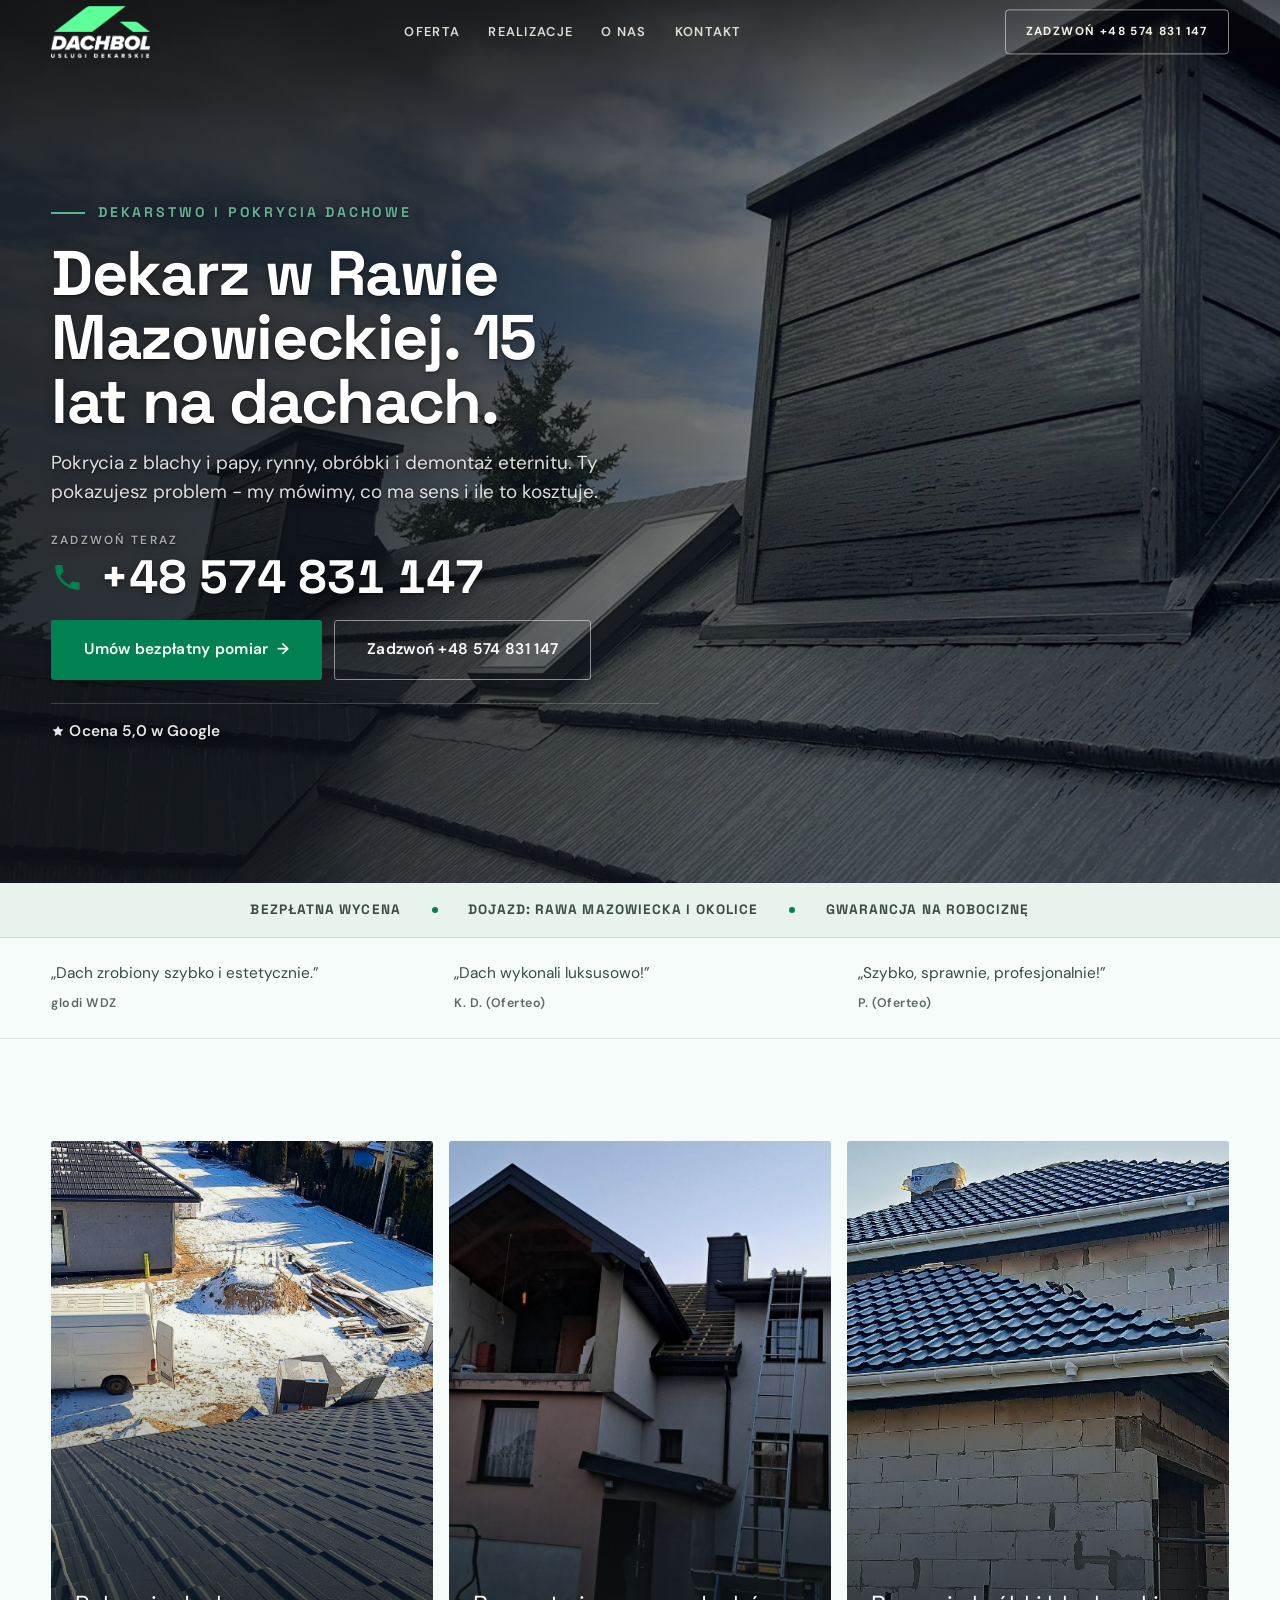
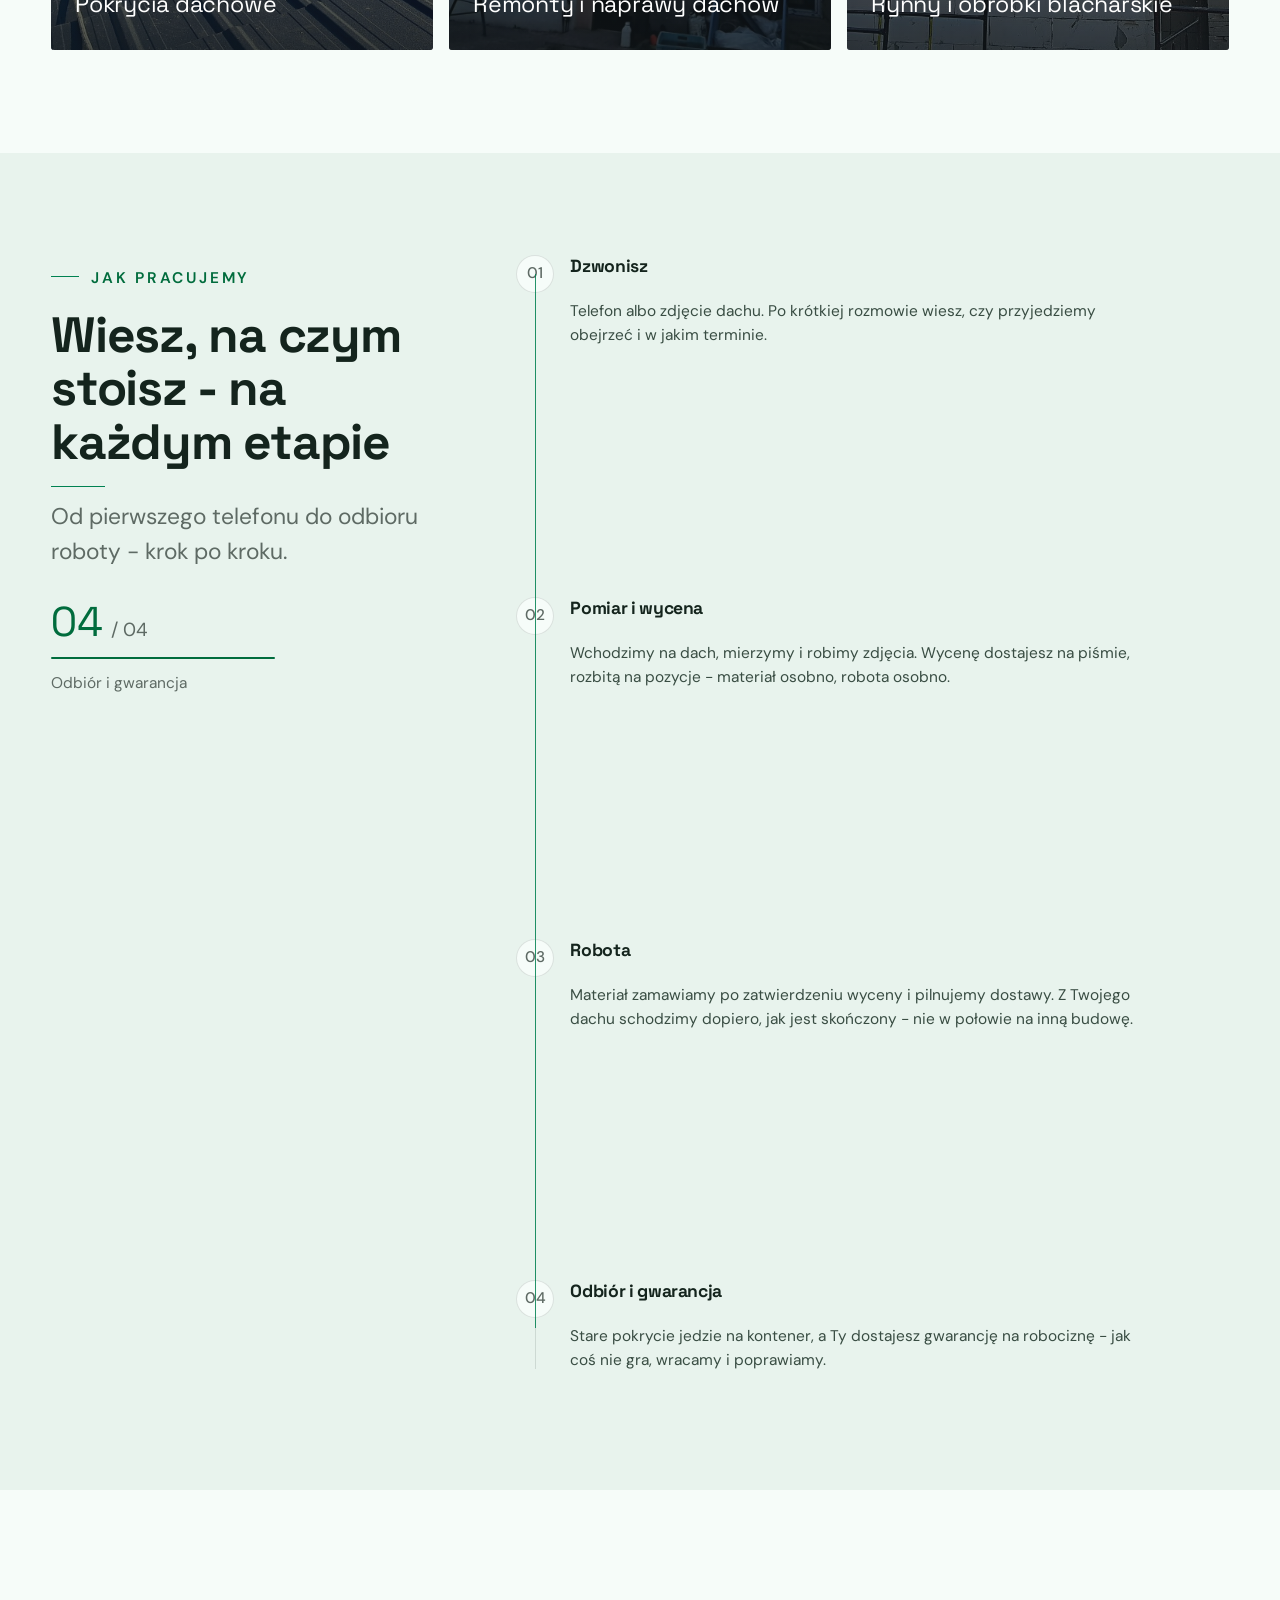
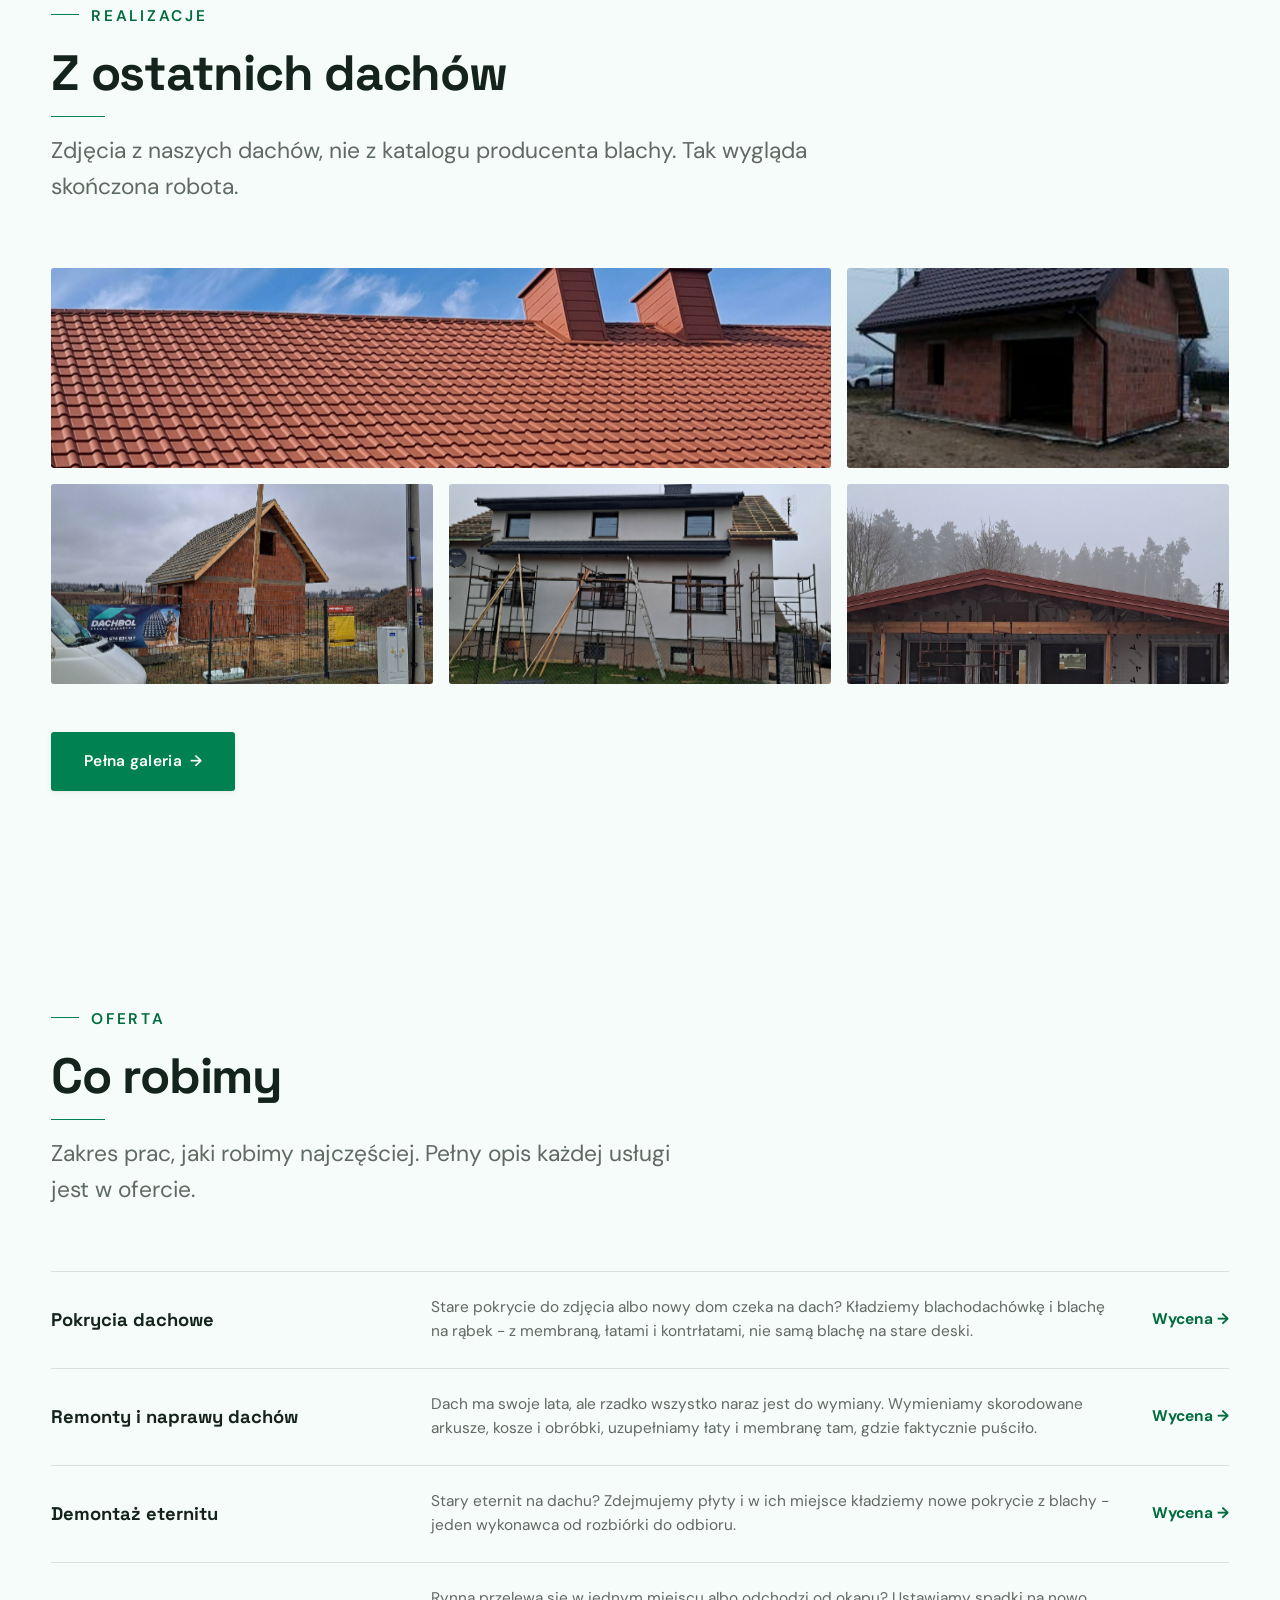
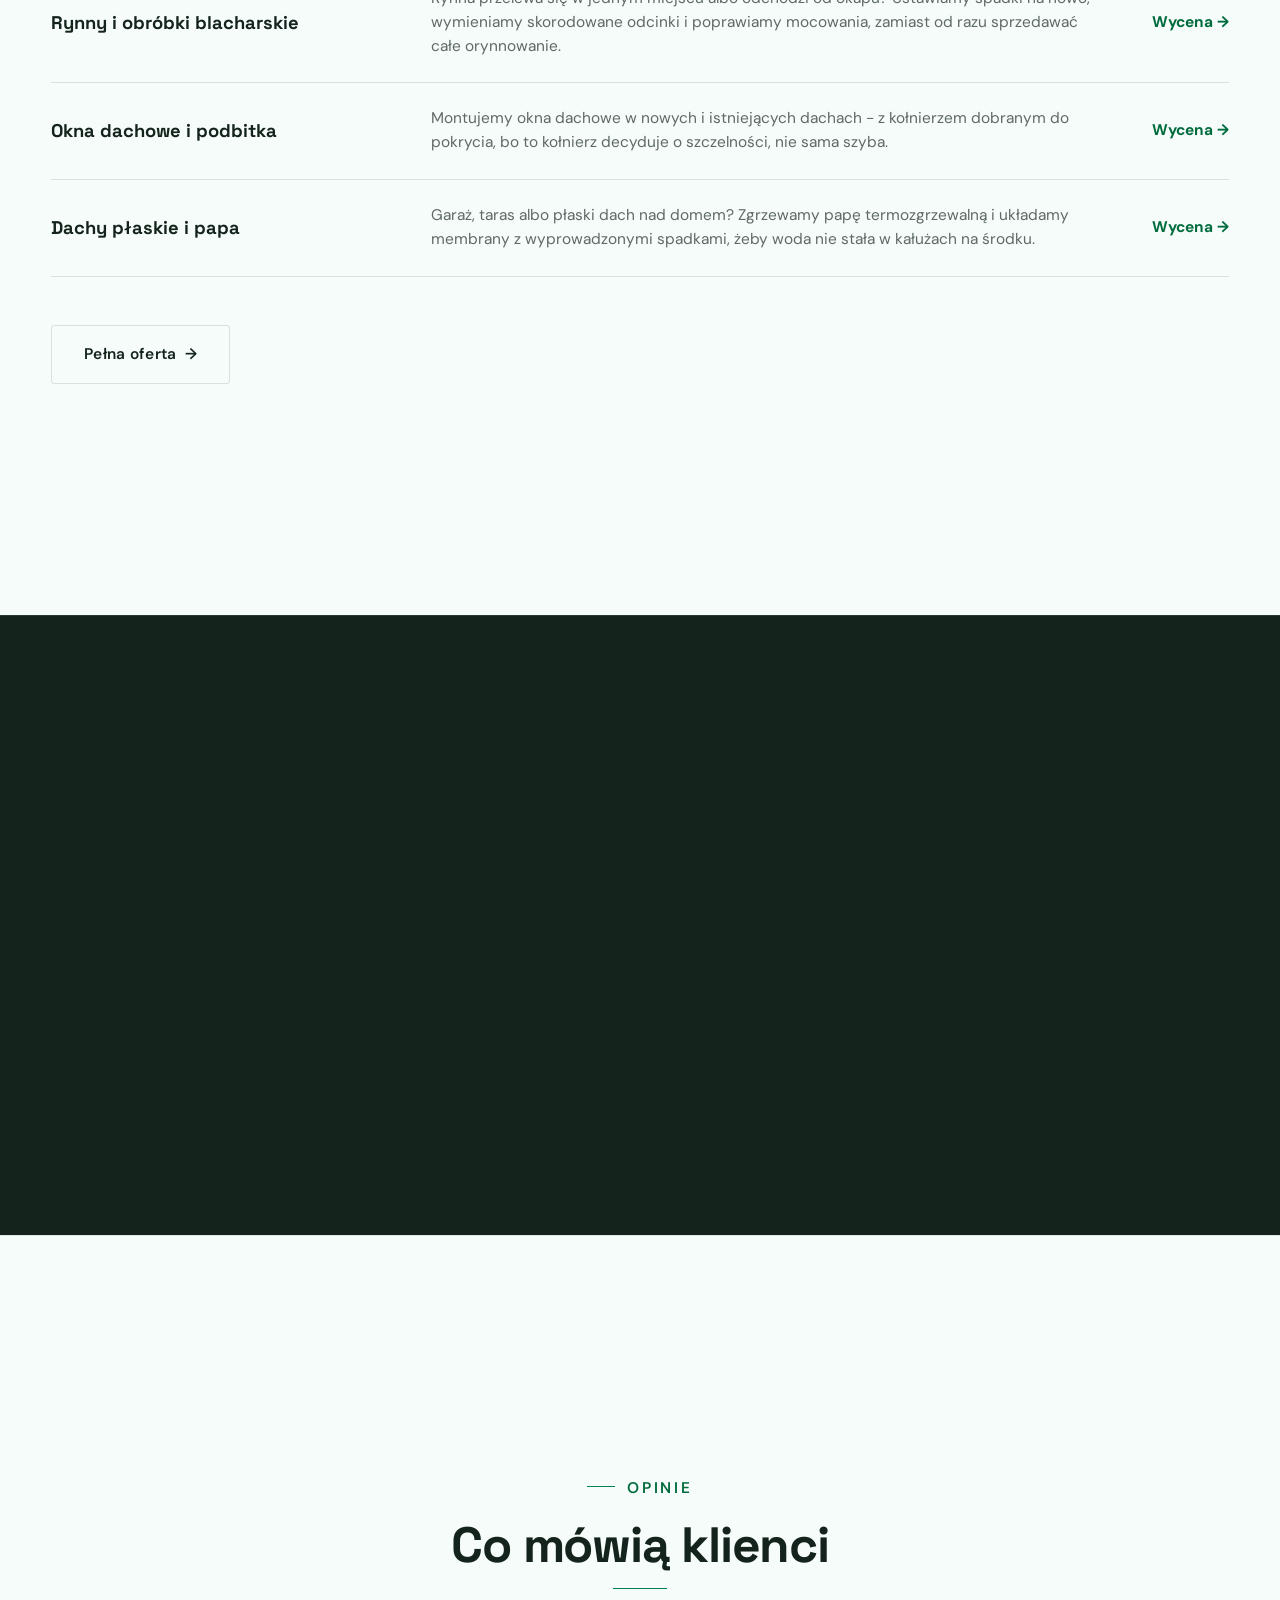
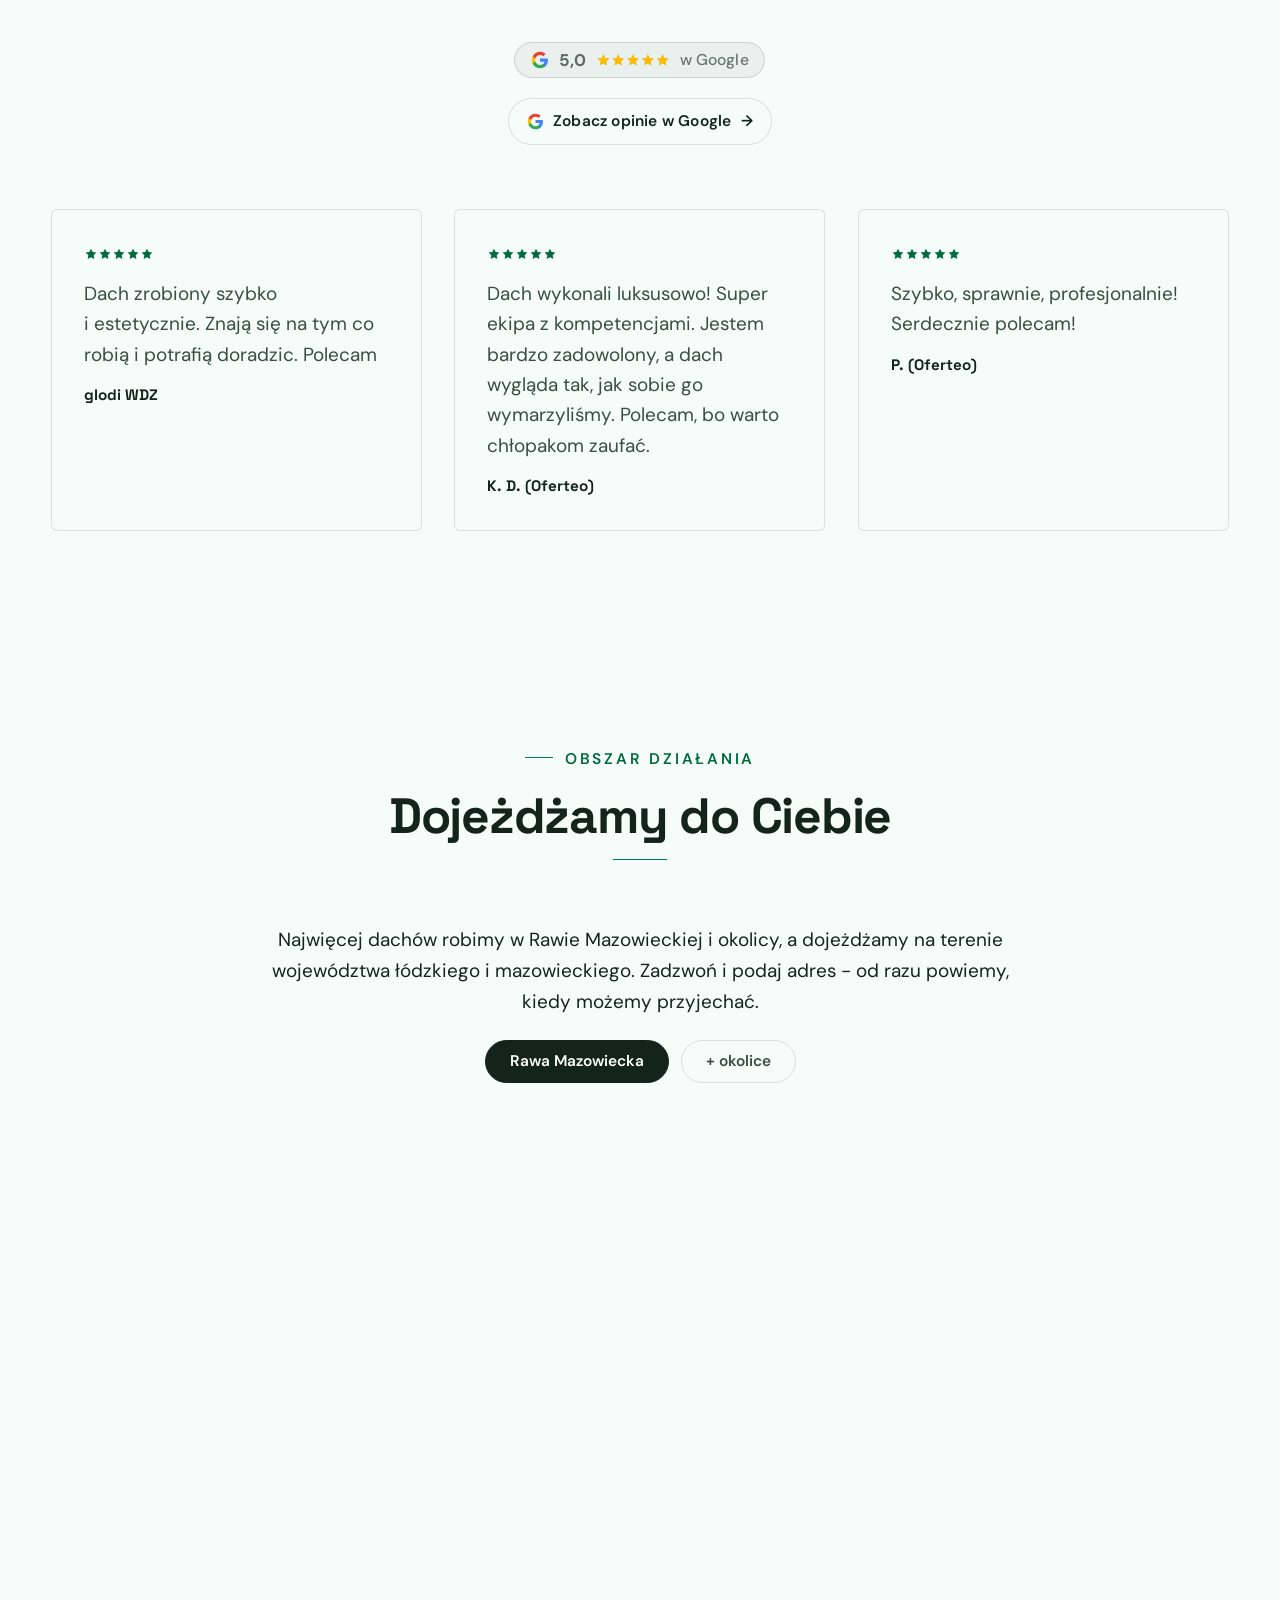
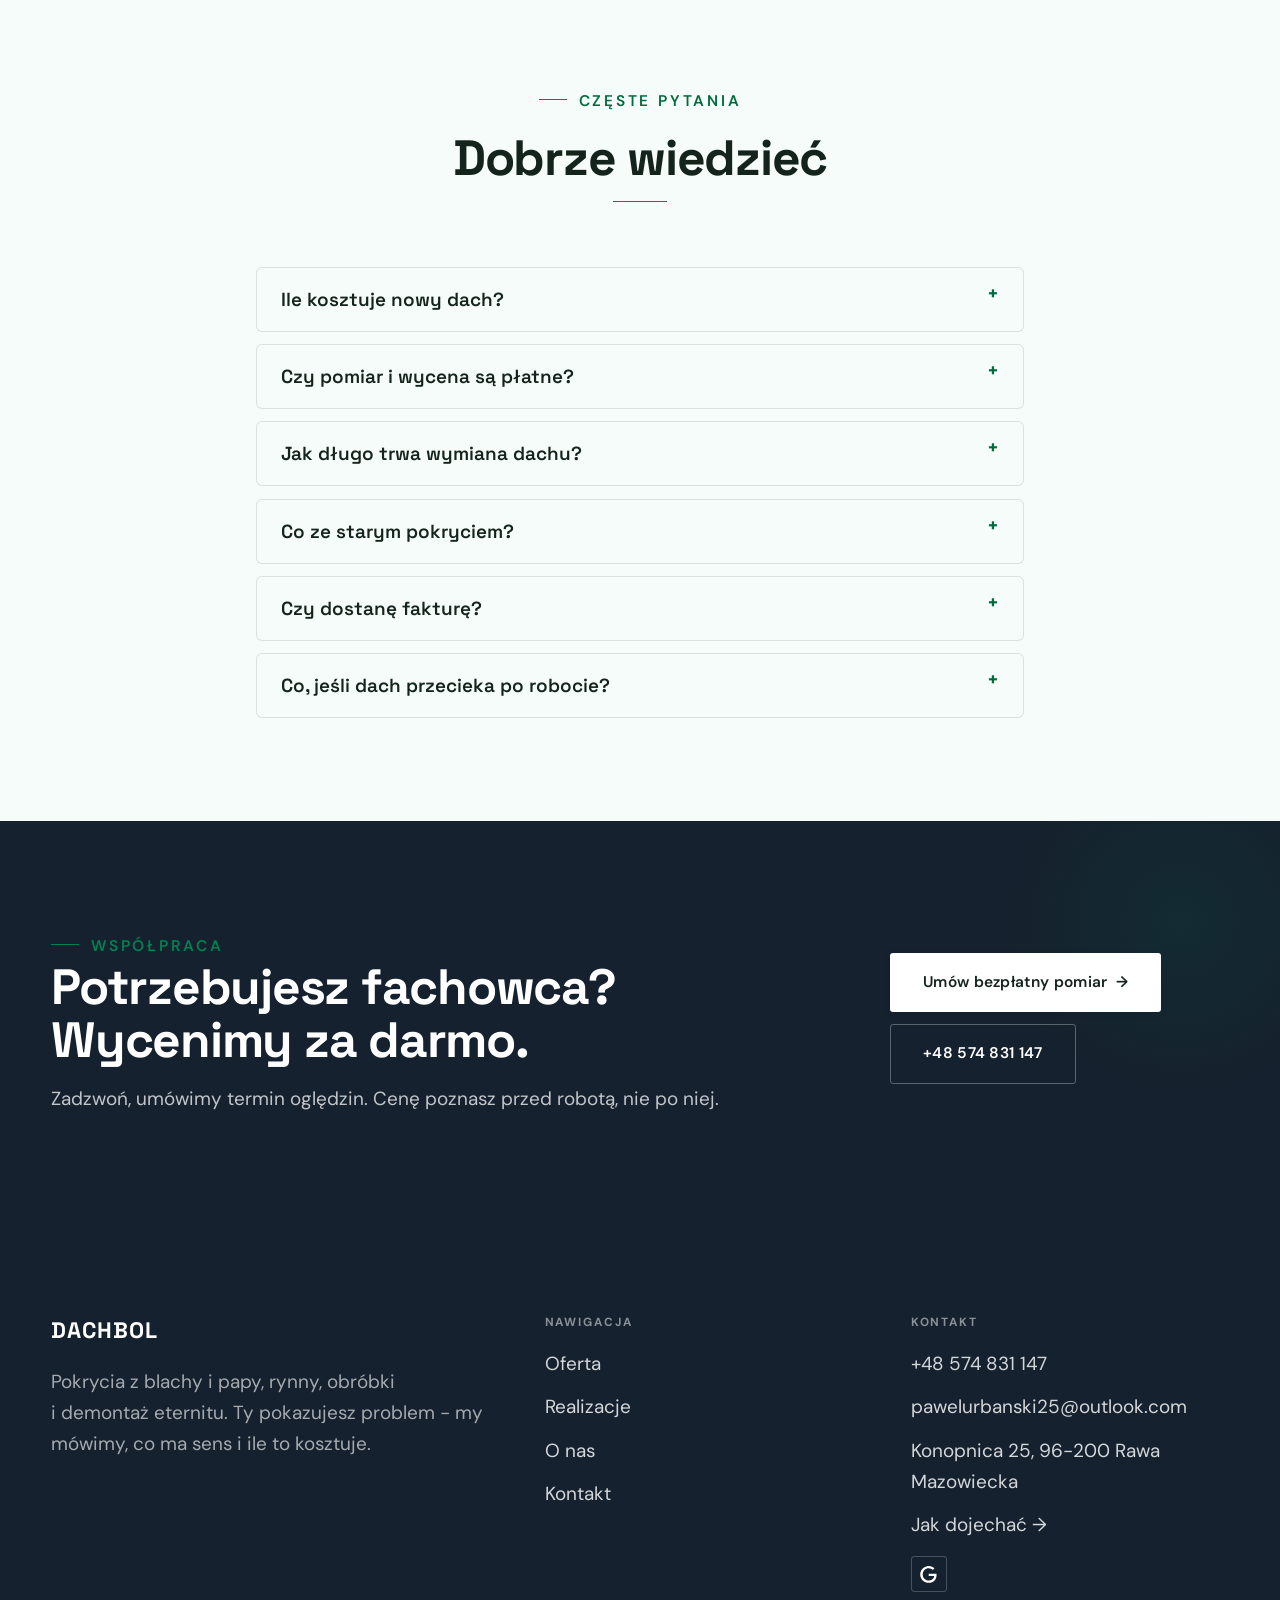
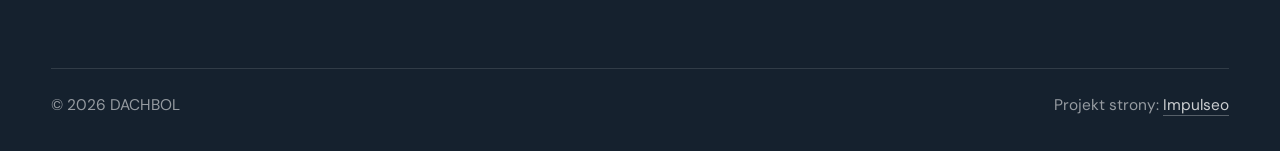
<file: index.html>
<!DOCTYPE html>
<html lang="pl">
<head>
<meta charset="UTF-8">
<meta name="viewport" content="width=device-width, initial-scale=1.0">
<title>DACHBOL - dachy nowe i remonty</title>
<meta name="description" content="Dekarz w Rawie Mazowieckiej: pokrycia z blachy i papy, remonty dachów, demontaż eternitu, rynny i obróbki. Bezpłatny pomiar, cena przed robotą. Zadzwoń: +48 574 831 147.">
<link rel="canonical" href="https://impulseo-pl.github.io/dachbol/">
<meta name="robots" content="noindex, nofollow">
<meta property="og:type" content="website">
<meta property="og:locale" content="pl_PL">
<meta property="og:site_name" content="DACHBOL">
<meta property="og:title" content="DACHBOL - dachy nowe i remonty">
<meta property="og:description" content="Dekarz w Rawie Mazowieckiej: pokrycia z blachy i papy, remonty dachów, demontaż eternitu, rynny i obróbki. Bezpłatny pomiar, cena przed robotą. Zadzwoń: +48 574 831 147.">
<meta property="og:url" content="https://impulseo-pl.github.io/dachbol/">
<meta property="og:image" content="https://impulseo-pl.github.io/dachbol/img/og.jpg">
<meta property="og:image:width" content="1200">
<meta property="og:image:height" content="630">
<meta name="twitter:card" content="summary_large_image">
<script type="application/ld+json">{"@context": "https://schema.org", "@type": "RoofingContractor", "name": "DACHBOL", "url": "https://impulseo-pl.github.io/dachbol/", "telephone": "+48574831147", "image": "https://impulseo-pl.github.io/dachbol/img/og.jpg", "areaServed": "Rawa Mazowiecka", "sameAs": ["https://maps.google.com/?cid=6662664527753649748&g_mp=CiVnb29nbGUubWFwcy5wbGFjZXMudjEuUGxhY2VzLkdldFBsYWNlEAIYBCAA"]}</script>
<link rel="preconnect" href="https://fonts.googleapis.com">
<link rel="preconnect" href="https://fonts.gstatic.com" crossorigin>
<link href="https://fonts.googleapis.com/css2?family=Space+Grotesk:wght@500;600;700&family=DM+Sans:opsz,wght@9..40,400;9..40,500;9..40,600&display=swap" rel="stylesheet">
<link rel="stylesheet" href="assets/styles.css?v=265cdf73">
</head>
<body>

<header class="nav">
  <div class="wrap nav-inner">
    <a class="brand brand-has-logo" href="index.html"><img class="brand-logo" src="img/logo.png" alt="DACHBOL" width="918" height="592" decoding="async"></a>
    <nav class="nav-links">
      <a href="oferta.html">Oferta</a>
      <a href="realizacje.html">Realizacje</a>
      <a href="o-nas.html">O nas</a>
      <a href="kontakt.html">Kontakt</a>
      <a href="tel:+48574831147" class="btn btn-accent">Zadzwoń +48 574 831 147</a>
    </nav>
    <button class="nav-toggle" aria-label="Menu"><span></span><span></span><span></span></button>
  </div>
</header>

<main>
<section class="hero-fach">
  <img class="hf-photo" src="img/hero.jpg" fetchpriority="high" alt="DACHBOL" width="1936" height="1046">
  <div class="hf-panel">
    <div class="hf-inner">
      <span class="hf-kicker">Dekarstwo i pokrycia dachowe</span>
      <h1 class="hf-title">Dekarz w Rawie Mazowieckiej. 15 lat na dachach. <em></em></h1>
      <p class="hf-lead">Pokrycia z blachy i papy, rynny, obróbki i demontaż eternitu. Ty pokazujesz problem - my mówimy, co ma sens i ile to kosztuje.</p>
      <a class="hf-phone" href="tel:+48574831147"><span class="hf-phone-lab">Zadzwoń teraz</span><span class="hf-phone-num"><svg class="ico-tel" width="16" height="16" viewBox="0 0 24 24" fill="none" aria-hidden="true"><path d="M6.6 10.8a15.5 15.5 0 0 0 6.6 6.6l2.2-2.2a1 1 0 0 1 1-.24 11.4 11.4 0 0 0 3.6.58 1 1 0 0 1 1 1V20a1 1 0 0 1-1 1A17 17 0 0 1 3 4a1 1 0 0 1 1-1h3.5a1 1 0 0 1 1 1c0 1.25.2 2.46.58 3.6a1 1 0 0 1-.25 1l-2.23 2.2Z" fill="currentColor"/></svg> +48 574 831 147</span></a>
      <div class="hf-actions">
        <a href="kontakt.html" class="btn btn-accent">Umów bezpłatny pomiar <span class="arr">→</span></a>
        <a href="tel:+48574831147" class="btn btn-ghost hf-ghost">Zadzwoń +48 574 831 147</a>
      </div>
      <div class="hf-trust"><svg class="ico-star" width="14" height="14" viewBox="0 0 24 24" style="vertical-align:-2px" aria-hidden="true"><path d="M12 2.8l2.85 5.8 6.4.93-4.63 4.5 1.1 6.37L12 17.4l-5.72 3 1.1-6.37-4.63-4.5 6.4-.93L12 2.8Z" fill="currentColor"/></svg> Ocena 5,0 w Google</div>
    </div>
  </div>
</section>
<section class="fach-promise">
  <div class="wrap">
    <ul class="fp-row reveal"><li>Bezpłatna wycena</li><li>Dojazd: Rawa Mazowiecka i okolice</li><li>Gwarancja na robociznę</li></ul>
  </div>
</section>
<section class="opinie-mini" aria-label="Opinie klientów">
  <div class="wrap">
    <div class="om-row">
      <div class="om-item reveal"><blockquote>„Dach zrobiony szybko i estetycznie.”</blockquote><span class="om-autor">glodi WDZ</span></div>
      <div class="om-item reveal"><blockquote>„Dach wykonali luksusowo!”</blockquote><span class="om-autor">K. D. (Oferteo)</span></div>
      <div class="om-item reveal"><blockquote>„Szybko, sprawnie, profesjonalnie!”</blockquote><span class="om-autor">P. (Oferteo)</span></div>
    </div>
  </div>
</section>
<section class="gateways-band">
  <div class="wrap">
    <div class="gateways">
      <a href="oferta.html" class="gateway reveal"><img src="img/g3.jpg" alt="Pokrycia dachowe" loading="lazy" width="2000" height="1500" decoding="async"><span class="g-ttl">Pokrycia dachowe</span></a>
      <a href="oferta.html" class="gateway reveal"><img src="img/g9.jpg" alt="Remonty i naprawy dachów" loading="lazy" width="1886" height="1364" decoding="async"><span class="g-ttl">Remonty i naprawy dachów</span></a>
      <a href="oferta.html" class="gateway reveal"><img src="img/g1.jpg" alt="Rynny i obróbki blacharskie" loading="lazy" width="2000" height="901" decoding="async"><span class="g-ttl">Rynny i obróbki blacharskie</span></a>
    </div>
  </div>
</section>
<section class="proces proces-os fachowcy">
  <div class="wrap proc-grid">
    <div class="proc-side">
      <div class="head reveal">
        <span class="eyebrow">Jak pracujemy</span>
        <h2>Wiesz, na czym stoisz - na każdym etapie</h2>
        <p>Od pierwszego telefonu do odbioru roboty - krok po kroku.</p>
      </div>
      <div class="proc-count" aria-hidden="true"><span class="pc-cur">01</span><span class="pc-all">/ 04</span></div>
      <div class="proc-bar" aria-hidden="true"><i></i></div>
      <p class="proc-now" aria-hidden="true">Dzwonisz</p>
    </div>
    <ol class="proces-line">
      <li class="reveal"><span class="pno">01</span><h3>Dzwonisz</h3><p>Telefon albo zdjęcie dachu. Po krótkiej rozmowie wiesz, czy przyjedziemy obejrzeć i w jakim terminie.</p></li>
      <li class="reveal"><span class="pno">02</span><h3>Pomiar i wycena</h3><p>Wchodzimy na dach, mierzymy i robimy zdjęcia. Wycenę dostajesz na piśmie, rozbitą na pozycje - materiał osobno, robota osobno.</p></li>
      <li class="reveal"><span class="pno">03</span><h3>Robota</h3><p>Materiał zamawiamy po zatwierdzeniu wyceny i pilnujemy dostawy. Z Twojego dachu schodzimy dopiero, jak jest skończony - nie w połowie na inną budowę.</p></li>
      <li class="reveal"><span class="pno">04</span><h3>Odbiór i gwarancja</h3><p>Stare pokrycie jedzie na kontener, a Ty dostajesz gwarancję na robociznę - jak coś nie gra, wracamy i poprawiamy.</p></li>
    </ol>
  </div>
</section>
<section>
  <div class="wrap">
    <div class="head reveal">
      <span class="eyebrow">Realizacje</span>
      <h2>Z ostatnich dachów</h2>
      <p>Zdjęcia z naszych dachów, nie z katalogu producenta blachy. Tak wygląda skończona robota.</p>
    </div>
    <div class="gallery">
      <div class="tile t-two3 reveal"><img src="img/g2.jpg" alt="Blachodachówka i kominy obłożone blachą" loading="lazy" width="1930" height="560" decoding="async"></div>
      <div class="tile t-third reveal"><img src="img/g4.jpg" alt="Nowy dach z rynnami na domu z cegły" loading="lazy" width="1280" height="1280" decoding="async"></div>
      <div class="tile t-third reveal"><img src="img/g5.jpg" alt="Membrana i łaty pod pokrycie" loading="lazy" width="2000" height="1125" decoding="async"></div>
      <div class="tile t-third reveal"><img src="img/g6.jpg" alt="Wymiana pokrycia na domu jednorodzinnym" loading="lazy" width="1930" height="1038" decoding="async"></div>
      <div class="tile t-third reveal"><img src="img/g7.jpg" alt="Nowe pokrycie na parterowym domu" loading="lazy" width="2000" height="640" decoding="async"></div>
    </div>
    <div style="margin-top:var(--space-7)" class="reveal"><a href="realizacje.html" class="btn btn-accent">Pełna galeria <span class="arr">→</span></a></div>
  </div>
</section>
<section class="fach-uslugi">
  <div class="wrap">
    <div class="head reveal">
      <span class="eyebrow">Oferta</span>
      <h2>Co robimy</h2>
      <p>Zakres prac, jaki robimy najczęściej. Pełny opis każdej usługi jest w ofercie.</p>
    </div>
    <ul class="fu-list">
      <li class="fu-row reveal"><div class="fu-name">Pokrycia dachowe</div><div class="fu-desc">Stare pokrycie do zdjęcia albo nowy dom czeka na dach? Kładziemy blachodachówkę i blachę na rąbek - z membraną, łatami i kontrłatami, nie samą blachę na stare deski.</div><a class="fu-cta" href="kontakt.html">Wycena <span class="arr">→</span></a></li>
      <li class="fu-row reveal"><div class="fu-name">Remonty i naprawy dachów</div><div class="fu-desc">Dach ma swoje lata, ale rzadko wszystko naraz jest do wymiany. Wymieniamy skorodowane arkusze, kosze i obróbki, uzupełniamy łaty i membranę tam, gdzie faktycznie puściło.</div><a class="fu-cta" href="kontakt.html">Wycena <span class="arr">→</span></a></li>
      <li class="fu-row reveal"><div class="fu-name">Demontaż eternitu</div><div class="fu-desc">Stary eternit na dachu? Zdejmujemy płyty i w ich miejsce kładziemy nowe pokrycie z blachy - jeden wykonawca od rozbiórki do odbioru.</div><a class="fu-cta" href="kontakt.html">Wycena <span class="arr">→</span></a></li>
      <li class="fu-row reveal"><div class="fu-name">Rynny i obróbki blacharskie</div><div class="fu-desc">Rynna przelewa się w jednym miejscu albo odchodzi od okapu? Ustawiamy spadki na nowo, wymieniamy skorodowane odcinki i poprawiamy mocowania, zamiast od razu sprzedawać całe orynnowanie.</div><a class="fu-cta" href="kontakt.html">Wycena <span class="arr">→</span></a></li>
      <li class="fu-row reveal"><div class="fu-name">Okna dachowe i podbitka</div><div class="fu-desc">Montujemy okna dachowe w nowych i istniejących dachach - z kołnierzem dobranym do pokrycia, bo to kołnierz decyduje o szczelności, nie sama szyba.</div><a class="fu-cta" href="kontakt.html">Wycena <span class="arr">→</span></a></li>
      <li class="fu-row reveal"><div class="fu-name">Dachy płaskie i papa</div><div class="fu-desc">Garaż, taras albo płaski dach nad domem? Zgrzewamy papę termozgrzewalną i układamy membrany z wyprowadzonymi spadkami, żeby woda nie stała w kałużach na środku.</div><a class="fu-cta" href="kontakt.html">Wycena <span class="arr">→</span></a></li>
    </ul>
    <div style="margin-top:var(--space-7)" class="reveal"><a href="oferta.html" class="btn btn-ghost">Pełna oferta <span class="arr">→</span></a></div>
  </div>
</section>
<section class="stopklatka" aria-hidden="true">
  <div class="stk-bg" style="background-image:url(img/about.jpg)"></div>
</section>
<section class="opinie">
  <div class="wrap">
    <div class="head center reveal">
      <span class="eyebrow">Opinie</span>
      <h2>Co mówią klienci</h2>
    </div>
    <p class="op-meta reveal"><span class="g-badge"><svg class="gb-ico" viewBox="0 0 24 24" width="18" height="18" aria-hidden="true"><path fill="#4285F4" d="M22.56 12.25c0-.78-.07-1.53-.2-2.25H12v4.26h5.92c-.26 1.37-1.04 2.53-2.21 3.31v2.77h3.57c2.08-1.92 3.28-4.74 3.28-8.09z"/><path fill="#34A853" d="M12 23c2.97 0 5.46-.98 7.28-2.66l-3.57-2.77c-.98.66-2.23 1.06-3.71 1.06-2.86 0-5.29-1.93-6.16-4.53H2.18v2.84C3.99 20.53 7.7 23 12 23z"/><path fill="#FBBC05" d="M5.84 14.09c-.22-.66-.35-1.36-.35-2.09s.13-1.43.35-2.09V7.07H2.18C1.43 8.55 1 10.22 1 12s.43 3.45 1.18 4.93l2.85-2.22.81-.62z"/><path fill="#EA4335" d="M12 5.38c1.62 0 3.06.56 4.21 1.64l3.15-3.15C17.45 2.09 14.97 1 12 1 7.7 1 3.99 3.47 2.18 7.07l3.66 2.84c.87-2.6 3.3-4.53 6.16-4.53z"/></svg><b class="gb-ocena">5,0</b><svg class="gb-stars" viewBox="0 0 90 18" width="74" height="14.8" aria-hidden="true"><g fill="currentColor" opacity=".26"><path transform="translate(0,0)" d="M9 1.6l2.2 4.46 4.92.72-3.56 3.47.84 4.9L9 12.74l-4.4 2.31.84-4.9L1.88 6.68l4.92-.72L9 1.6Z"/><path transform="translate(18,0)" d="M9 1.6l2.2 4.46 4.92.72-3.56 3.47.84 4.9L9 12.74l-4.4 2.31.84-4.9L1.88 6.68l4.92-.72L9 1.6Z"/><path transform="translate(36,0)" d="M9 1.6l2.2 4.46 4.92.72-3.56 3.47.84 4.9L9 12.74l-4.4 2.31.84-4.9L1.88 6.68l4.92-.72L9 1.6Z"/><path transform="translate(54,0)" d="M9 1.6l2.2 4.46 4.92.72-3.56 3.47.84 4.9L9 12.74l-4.4 2.31.84-4.9L1.88 6.68l4.92-.72L9 1.6Z"/><path transform="translate(72,0)" d="M9 1.6l2.2 4.46 4.92.72-3.56 3.47.84 4.9L9 12.74l-4.4 2.31.84-4.9L1.88 6.68l4.92-.72L9 1.6Z"/></g><clipPath id="gs1000"><rect x="0" y="0" width="90.0" height="18"/></clipPath><g fill="#FBBC04" clip-path="url(#gs1000)"><path transform="translate(0,0)" d="M9 1.6l2.2 4.46 4.92.72-3.56 3.47.84 4.9L9 12.74l-4.4 2.31.84-4.9L1.88 6.68l4.92-.72L9 1.6Z"/><path transform="translate(18,0)" d="M9 1.6l2.2 4.46 4.92.72-3.56 3.47.84 4.9L9 12.74l-4.4 2.31.84-4.9L1.88 6.68l4.92-.72L9 1.6Z"/><path transform="translate(36,0)" d="M9 1.6l2.2 4.46 4.92.72-3.56 3.47.84 4.9L9 12.74l-4.4 2.31.84-4.9L1.88 6.68l4.92-.72L9 1.6Z"/><path transform="translate(54,0)" d="M9 1.6l2.2 4.46 4.92.72-3.56 3.47.84 4.9L9 12.74l-4.4 2.31.84-4.9L1.88 6.68l4.92-.72L9 1.6Z"/><path transform="translate(72,0)" d="M9 1.6l2.2 4.46 4.92.72-3.56 3.47.84 4.9L9 12.74l-4.4 2.31.84-4.9L1.88 6.68l4.92-.72L9 1.6Z"/></g></svg><span class="gb-txt">w Google</span></span></p>
    <p class="op-meta reveal"><a class="op-google" href="https://maps.google.com/?cid=6662664527753649748&amp;g_mp=CiVnb29nbGUubWFwcy5wbGFjZXMudjEuUGxhY2VzLkdldFBsYWNlEAIYBCAA" target="_blank" rel="noopener"><svg class="op-g-ico" viewBox="0 0 24 24" width="17" height="17" aria-hidden="true"><path fill="#4285F4" d="M22.56 12.25c0-.78-.07-1.53-.2-2.25H12v4.26h5.92c-.26 1.37-1.04 2.53-2.21 3.31v2.77h3.57c2.08-1.92 3.28-4.74 3.28-8.09z"/><path fill="#34A853" d="M12 23c2.97 0 5.46-.98 7.28-2.66l-3.57-2.77c-.98.66-2.23 1.06-3.71 1.06-2.86 0-5.29-1.93-6.16-4.53H2.18v2.84C3.99 20.53 7.7 23 12 23z"/><path fill="#FBBC05" d="M5.84 14.09c-.22-.66-.35-1.36-.35-2.09s.13-1.43.35-2.09V7.07H2.18C1.43 8.55 1 10.22 1 12s.43 3.45 1.18 4.93l2.85-2.22.81-.62z"/><path fill="#EA4335" d="M12 5.38c1.62 0 3.06.56 4.21 1.64l3.15-3.15C17.45 2.09 14.97 1 12 1 7.7 1 3.99 3.47 2.18 7.07l3.66 2.84c.87-2.6 3.3-4.53 6.16-4.53z"/></svg><span>Zobacz opinie w Google</span><span class="arr">→</span></a></p>
    <div class="opinie-grid">
      <figure class="op-card reveal"><span class="op-star"><svg class="ico-star" width="14" height="14" viewBox="0 0 24 24" style="vertical-align:-2px" aria-hidden="true"><path d="M12 2.8l2.85 5.8 6.4.93-4.63 4.5 1.1 6.37L12 17.4l-5.72 3 1.1-6.37-4.63-4.5 6.4-.93L12 2.8Z" fill="currentColor"/></svg><svg class="ico-star" width="14" height="14" viewBox="0 0 24 24" style="vertical-align:-2px" aria-hidden="true"><path d="M12 2.8l2.85 5.8 6.4.93-4.63 4.5 1.1 6.37L12 17.4l-5.72 3 1.1-6.37-4.63-4.5 6.4-.93L12 2.8Z" fill="currentColor"/></svg><svg class="ico-star" width="14" height="14" viewBox="0 0 24 24" style="vertical-align:-2px" aria-hidden="true"><path d="M12 2.8l2.85 5.8 6.4.93-4.63 4.5 1.1 6.37L12 17.4l-5.72 3 1.1-6.37-4.63-4.5 6.4-.93L12 2.8Z" fill="currentColor"/></svg><svg class="ico-star" width="14" height="14" viewBox="0 0 24 24" style="vertical-align:-2px" aria-hidden="true"><path d="M12 2.8l2.85 5.8 6.4.93-4.63 4.5 1.1 6.37L12 17.4l-5.72 3 1.1-6.37-4.63-4.5 6.4-.93L12 2.8Z" fill="currentColor"/></svg><svg class="ico-star" width="14" height="14" viewBox="0 0 24 24" style="vertical-align:-2px" aria-hidden="true"><path d="M12 2.8l2.85 5.8 6.4.93-4.63 4.5 1.1 6.37L12 17.4l-5.72 3 1.1-6.37-4.63-4.5 6.4-.93L12 2.8Z" fill="currentColor"/></svg></span><blockquote>Dach zrobiony szybko i estetycznie. Znają się na tym co robią i potrafią doradzic. Polecam</blockquote><span class="op-autor">glodi WDZ</span></figure>
      <figure class="op-card reveal"><span class="op-star"><svg class="ico-star" width="14" height="14" viewBox="0 0 24 24" style="vertical-align:-2px" aria-hidden="true"><path d="M12 2.8l2.85 5.8 6.4.93-4.63 4.5 1.1 6.37L12 17.4l-5.72 3 1.1-6.37-4.63-4.5 6.4-.93L12 2.8Z" fill="currentColor"/></svg><svg class="ico-star" width="14" height="14" viewBox="0 0 24 24" style="vertical-align:-2px" aria-hidden="true"><path d="M12 2.8l2.85 5.8 6.4.93-4.63 4.5 1.1 6.37L12 17.4l-5.72 3 1.1-6.37-4.63-4.5 6.4-.93L12 2.8Z" fill="currentColor"/></svg><svg class="ico-star" width="14" height="14" viewBox="0 0 24 24" style="vertical-align:-2px" aria-hidden="true"><path d="M12 2.8l2.85 5.8 6.4.93-4.63 4.5 1.1 6.37L12 17.4l-5.72 3 1.1-6.37-4.63-4.5 6.4-.93L12 2.8Z" fill="currentColor"/></svg><svg class="ico-star" width="14" height="14" viewBox="0 0 24 24" style="vertical-align:-2px" aria-hidden="true"><path d="M12 2.8l2.85 5.8 6.4.93-4.63 4.5 1.1 6.37L12 17.4l-5.72 3 1.1-6.37-4.63-4.5 6.4-.93L12 2.8Z" fill="currentColor"/></svg><svg class="ico-star" width="14" height="14" viewBox="0 0 24 24" style="vertical-align:-2px" aria-hidden="true"><path d="M12 2.8l2.85 5.8 6.4.93-4.63 4.5 1.1 6.37L12 17.4l-5.72 3 1.1-6.37-4.63-4.5 6.4-.93L12 2.8Z" fill="currentColor"/></svg></span><blockquote>Dach wykonali luksusowo! Super ekipa z kompetencjami. Jestem bardzo zadowolony, a dach wygląda tak, jak sobie go wymarzyliśmy. Polecam, bo warto chłopakom zaufać.</blockquote><span class="op-autor">K. D. (Oferteo)</span></figure>
      <figure class="op-card reveal"><span class="op-star"><svg class="ico-star" width="14" height="14" viewBox="0 0 24 24" style="vertical-align:-2px" aria-hidden="true"><path d="M12 2.8l2.85 5.8 6.4.93-4.63 4.5 1.1 6.37L12 17.4l-5.72 3 1.1-6.37-4.63-4.5 6.4-.93L12 2.8Z" fill="currentColor"/></svg><svg class="ico-star" width="14" height="14" viewBox="0 0 24 24" style="vertical-align:-2px" aria-hidden="true"><path d="M12 2.8l2.85 5.8 6.4.93-4.63 4.5 1.1 6.37L12 17.4l-5.72 3 1.1-6.37-4.63-4.5 6.4-.93L12 2.8Z" fill="currentColor"/></svg><svg class="ico-star" width="14" height="14" viewBox="0 0 24 24" style="vertical-align:-2px" aria-hidden="true"><path d="M12 2.8l2.85 5.8 6.4.93-4.63 4.5 1.1 6.37L12 17.4l-5.72 3 1.1-6.37-4.63-4.5 6.4-.93L12 2.8Z" fill="currentColor"/></svg><svg class="ico-star" width="14" height="14" viewBox="0 0 24 24" style="vertical-align:-2px" aria-hidden="true"><path d="M12 2.8l2.85 5.8 6.4.93-4.63 4.5 1.1 6.37L12 17.4l-5.72 3 1.1-6.37-4.63-4.5 6.4-.93L12 2.8Z" fill="currentColor"/></svg><svg class="ico-star" width="14" height="14" viewBox="0 0 24 24" style="vertical-align:-2px" aria-hidden="true"><path d="M12 2.8l2.85 5.8 6.4.93-4.63 4.5 1.1 6.37L12 17.4l-5.72 3 1.1-6.37-4.63-4.5 6.4-.93L12 2.8Z" fill="currentColor"/></svg></span><blockquote>Szybko, sprawnie, profesjonalnie! Serdecznie polecam!</blockquote><span class="op-autor">P. (Oferteo)</span></figure>
    </div>
  </div>
</section>
<section class="obszar">
  <div class="wrap">
    <div class="head center reveal">
      <span class="eyebrow">Obszar działania</span>
      <h2>Dojeżdżamy do Ciebie</h2>
    </div>
    <p class="obszar-txt reveal" style="text-align:center;max-width:60ch;margin:0 auto 1.4rem">Najwięcej dachów robimy w Rawie Mazowieckiej i okolicy, a dojeżdżamy na terenie województwa łódzkiego i mazowieckiego. Zadzwoń i podaj adres - od razu powiemy, kiedy możemy przyjechać.</p>
    <ul class="obszar-list reveal"><li class="is-home">Rawa Mazowiecka</li><li>+ okolice</li></ul>
    <div class="obszar-mapa reveal" style="margin-top:var(--space-7)">
      <iframe title="Obszar działania - Rawa Mazowiecka i okolice" src="https://maps.google.com/maps?q=51.7864123%2C20.293849&amp;z=11&amp;output=embed" loading="lazy" referrerpolicy="no-referrer-when-downgrade" style="width:100%;height:clamp(280px,38vh,420px);border:0;display:block;border-radius:var(--r-md)"></iframe>
    </div>
  </div>
</section>
<section class="faq-klinika">
  <div class="wrap">
    <div class="head center reveal">
      <span class="eyebrow">Częste pytania</span>
      <h2>Dobrze wiedzieć</h2>
    </div>
    <div class="faq-list">
      <details class="faq-item reveal"><summary>Ile kosztuje nowy dach?</summary><p>Bez pomiaru nie strzelamy - za dużo zależy od powierzchni, kątów i pokrycia. Widełki usłyszysz już przez telefon, dokładną cenę po pomiarze.</p></details>
      <details class="faq-item reveal"><summary>Czy pomiar i wycena są płatne?</summary><p>Nie. Pomiar i wycena w Rawie Mazowieckiej i najbliższej okolicy są bezpłatne i do niczego nie zobowiązują.</p></details>
      <details class="faq-item reveal"><summary>Jak długo trwa wymiana dachu?</summary><p>Typowy dom to zwykle tydzień, dwa - zależnie od pokrycia i pogody. Termin i czas roboty znasz przed startem, a o przesunięciu przez pogodę mówimy od razu, nie po fakcie.</p></details>
      <details class="faq-item reveal"><summary>Co ze starym pokryciem?</summary><p>Rozbiórka i wywóz są w wycenie, chyba że umówimy się inaczej. Stary eternit oddajemy firmie z uprawnieniami do azbestu - tego nie wolno wywieźć byle gdzie i nie ma co ryzykować.</p></details>
      <details class="faq-item reveal"><summary>Czy dostanę fakturę?</summary><p>Tak, na firmę albo prywatnie. Kwoty na fakturze zgadzają się z wyceną - żadnych pozycji dopisanych na koniec.</p></details>
      <details class="faq-item reveal"><summary>Co, jeśli dach przecieka po robocie?</summary><p>Wracamy i sprawdzamy, gdzie puściło. Nasza robota - poprawiamy za darmo; przyczyna gdzie indziej - pokazujemy zdjęcia i mówimy, co z tym zrobić.</p></details>
    </div>
  </div>
</section>
<section class="cta">
  <div class="wrap">
    <div class="reveal">
      <span class="eyebrow">Współpraca</span>
      <h2>Potrzebujesz fachowca? Wycenimy za darmo.</h2>
      <p>Zadzwoń, umówimy termin oględzin. Cenę poznasz przed robotą, nie po niej.</p>
    </div>
    <div class="cta-actions reveal">
      <a href="kontakt.html" class="btn btn-light">Umów bezpłatny pomiar <span class="arr">→</span></a>
      <a href="tel:+48574831147" class="btn btn-ghost btn-ghost-cta">+48 574 831 147</a>
    </div>
  </div>
</section>
</main>

<footer>
  <div class="wrap">
    <div class="foot-grid">
      <div class="foot-brand">
        <div class="name">DACHBOL</div>
        <p>Pokrycia z blachy i papy, rynny, obróbki i demontaż eternitu. Ty pokazujesz problem - my mówimy, co ma sens i ile to kosztuje.</p>
      </div>
      <div class="foot-col">
        <h4>Nawigacja</h4>
        <a href="oferta.html">Oferta</a>
        <a href="realizacje.html">Realizacje</a>
        <a href="o-nas.html">O nas</a>
        <a href="kontakt.html">Kontakt</a>
      </div>
      <div class="foot-col">
        <h4>Kontakt</h4>
        <a href="tel:+48574831147">+48 574 831 147</a>
        <a href="mailto:pawelurbanski25@outlook.com">pawelurbanski25@outlook.com</a>
        <p>Konopnica 25, 96-200 Rawa Mazowiecka</p>
        <a href="https://maps.google.com/?cid=6662664527753649748&g_mp=CiVnb29nbGUubWFwcy5wbGFjZXMudjEuUGxhY2VzLkdldFBsYWNlEAIYBCAA" target="_blank" rel="noopener">Jak dojechać →</a>
      <div class="foot-soc">
        <a class="soc" href="https://maps.google.com/?cid=6662664527753649748&g_mp=CiVnb29nbGUubWFwcy5wbGFjZXMudjEuUGxhY2VzLkdldFBsYWNlEAIYBCAA" target="_blank" rel="noopener" aria-label="Google - DACHBOL"><svg viewBox="0 0 24 24" aria-hidden="true" focusable="false"><path d="M12.48 10.92v3.28h7.84c-.24 1.84-.853 3.187-1.787 4.133-1.147 1.147-2.933 2.4-6.053 2.4-4.827 0-8.6-3.893-8.6-8.72s3.773-8.72 8.6-8.72c2.6 0 4.507 1.027 5.907 2.347l2.307-2.307C18.747 1.44 16.133 0 12.48 0 5.867 0 .307 5.387.307 12s5.56 12 12.173 12c3.573 0 6.267-1.173 8.373-3.36 2.16-2.16 2.84-5.213 2.84-7.667 0-.76-.053-1.467-.173-2.053H12.48z" fill="currentColor"/></svg></a>
      </div>
      </div>
    </div>
    <div class="foot-bot">
      <span>© 2026 DACHBOL</span>
      <span>Projekt strony: <a class="foot-credit" href="https://impulseo.pl" target="_blank" rel="noopener">Impulseo</a></span>
    </div>
  </div>
</footer>
<div class="sticky-call"><a class="sc-call" href="tel:+48574831147"><svg class="ico-tel" width="16" height="16" viewBox="0 0 24 24" fill="none" aria-hidden="true"><path d="M6.6 10.8a15.5 15.5 0 0 0 6.6 6.6l2.2-2.2a1 1 0 0 1 1-.24 11.4 11.4 0 0 0 3.6.58 1 1 0 0 1 1 1V20a1 1 0 0 1-1 1A17 17 0 0 1 3 4a1 1 0 0 1 1-1h3.5a1 1 0 0 1 1 1c0 1.25.2 2.46.58 3.6a1 1 0 0 1-.25 1l-2.23 2.2Z" fill="currentColor"/></svg> Zadzwoń</a><a class="sc-quote" href="kontakt.html">Umów bezpłatny pomiar</a></div>
<div class="demo-wazne" data-do="2026-10-08" data-cykl="3" hidden><svg class="dw-ico" width="13" height="13" viewBox="0 0 24 24" fill="none" aria-hidden="true"><circle cx="12" cy="12" r="8.6" stroke="currentColor" stroke-width="1.8"/><path d="M12 7.2V12l3.3 2" stroke="currentColor" stroke-width="1.8" stroke-linecap="round"/></svg><span class="dw-txt"></span></div>

<script src="assets/main.js"></script>
</body>
</html>
</file>
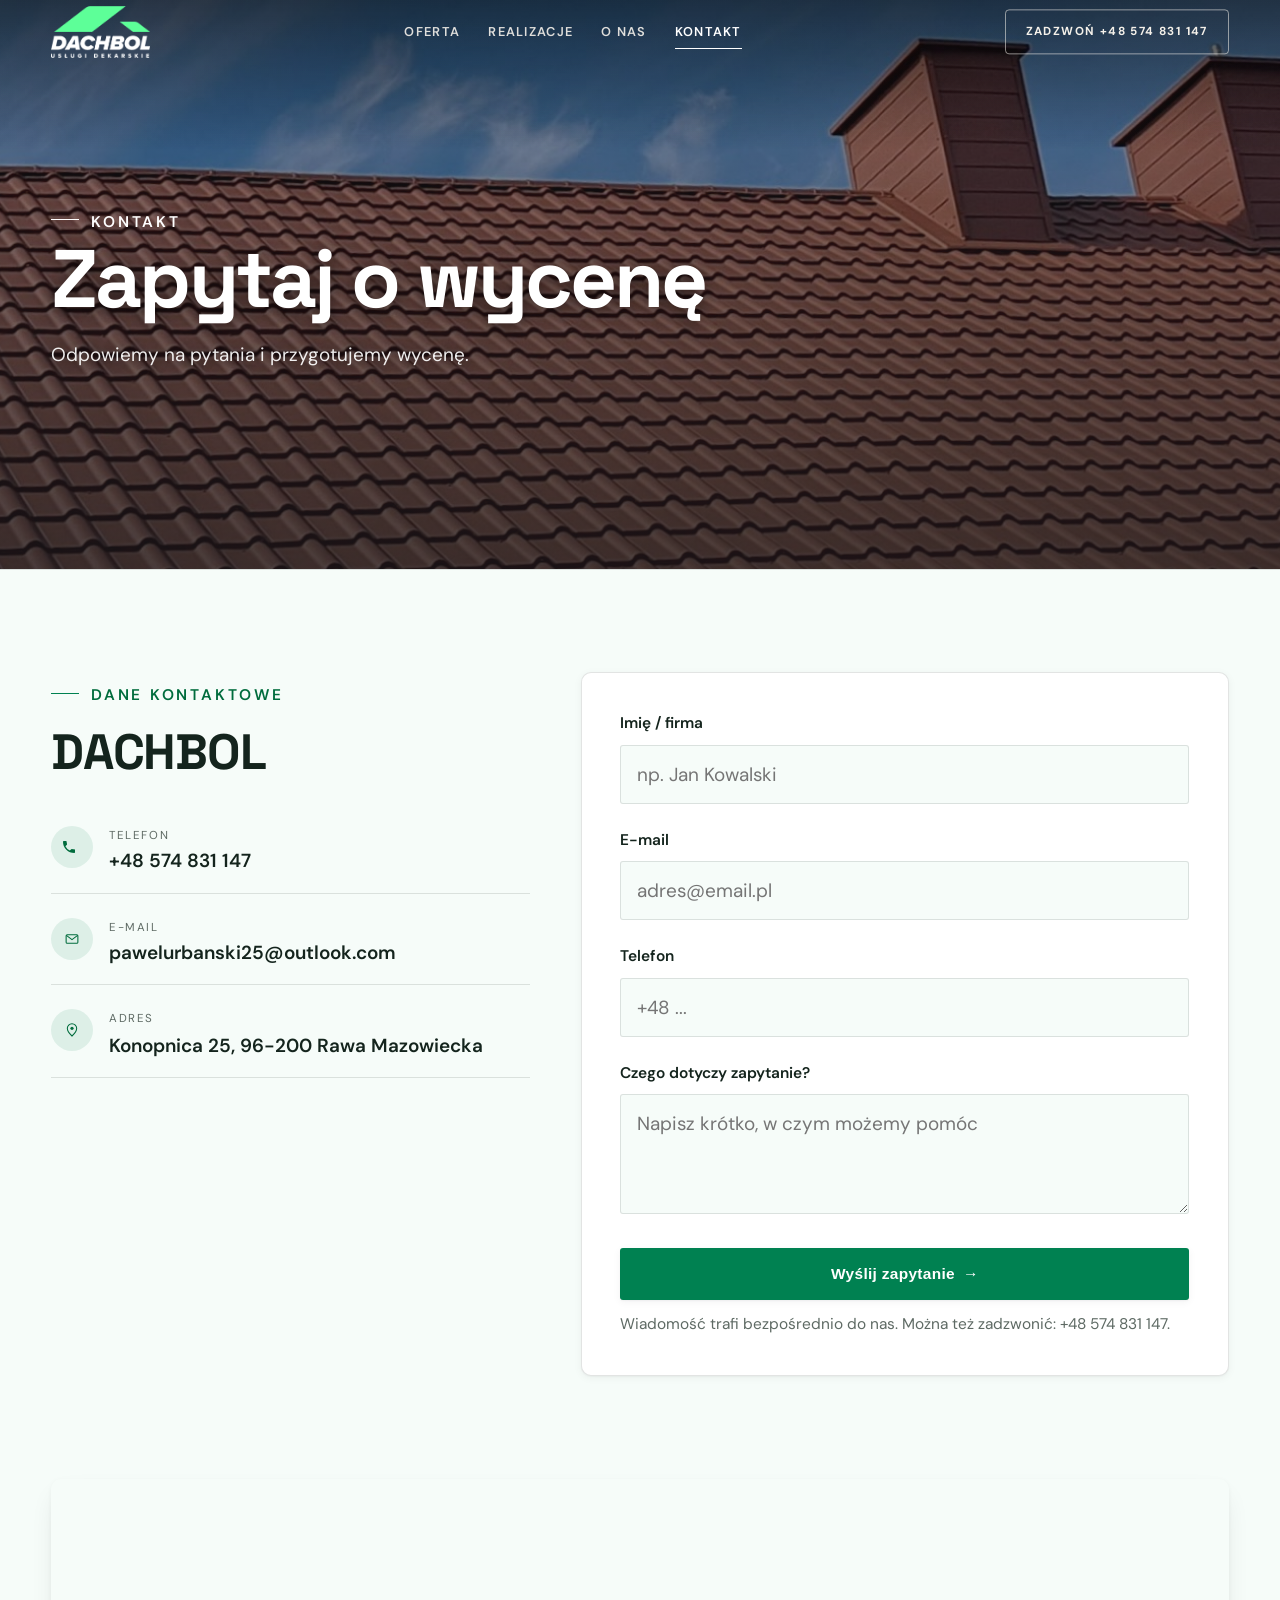
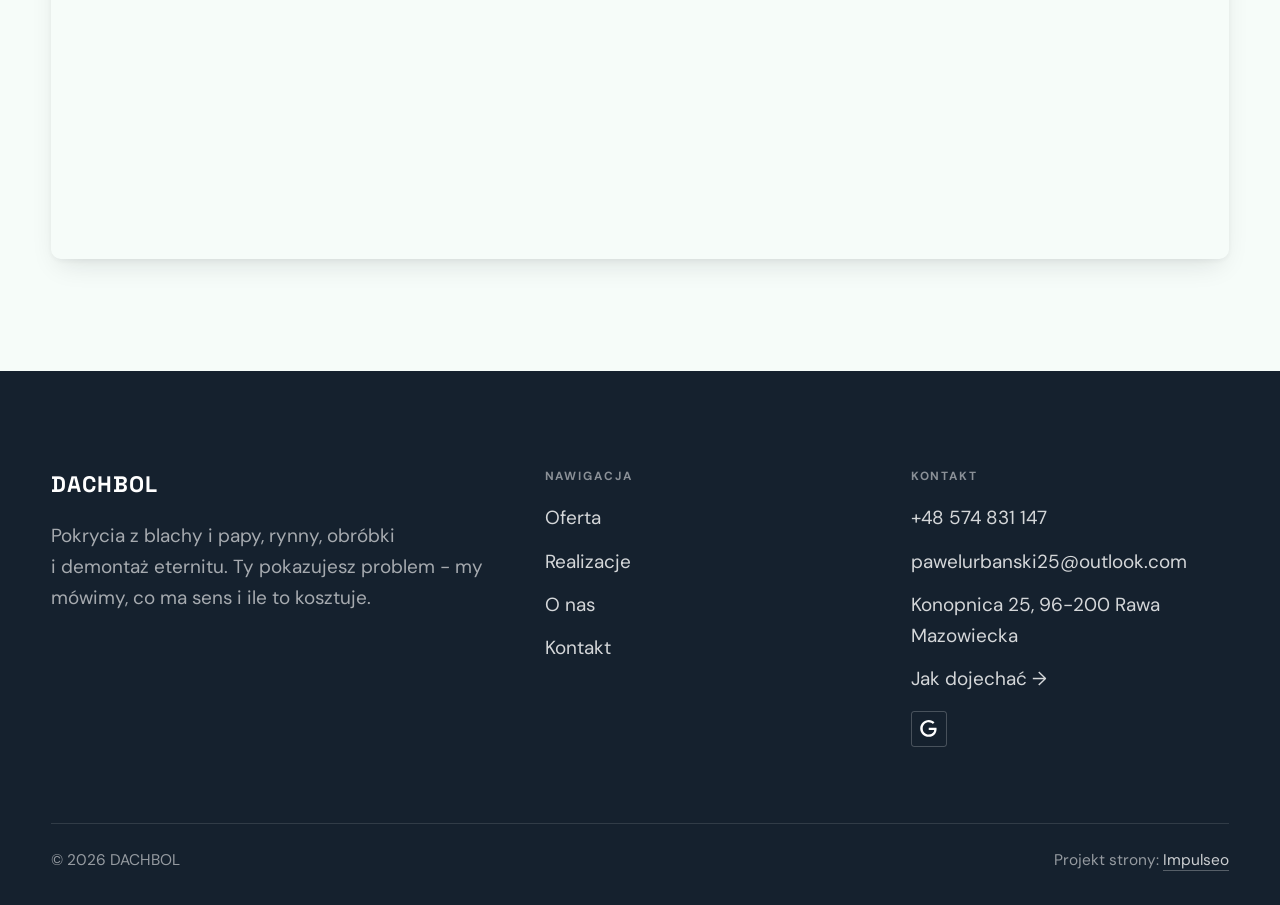
<file: kontakt.html>
<!DOCTYPE html>
<html lang="pl">
<head>
<meta charset="UTF-8">
<meta name="viewport" content="width=device-width, initial-scale=1.0">
<title>Kontakt - DACHBOL</title>
<meta name="description" content="Kontakt DACHBOL - Konopnica 25, 96-200 Rawa Mazowiecka">
<link rel="canonical" href="https://impulseo-pl.github.io/dachbol/kontakt.html">
<meta name="robots" content="noindex, nofollow">
<meta property="og:type" content="website">
<meta property="og:locale" content="pl_PL">
<meta property="og:site_name" content="DACHBOL">
<meta property="og:title" content="Kontakt - DACHBOL">
<meta property="og:description" content="Kontakt DACHBOL - Konopnica 25, 96-200 Rawa Mazowiecka">
<meta property="og:url" content="https://impulseo-pl.github.io/dachbol/kontakt.html">
<meta property="og:image" content="https://impulseo-pl.github.io/dachbol/img/og.jpg">
<meta property="og:image:width" content="1200">
<meta property="og:image:height" content="630">
<meta name="twitter:card" content="summary_large_image">
<link rel="preconnect" href="https://fonts.googleapis.com">
<link rel="preconnect" href="https://fonts.gstatic.com" crossorigin>
<link href="https://fonts.googleapis.com/css2?family=Space+Grotesk:wght@500;600;700&family=DM+Sans:opsz,wght@9..40,400;9..40,500;9..40,600&display=swap" rel="stylesheet">
<link rel="stylesheet" href="assets/styles.css?v=265cdf73">
</head>
<body>

<header class="nav">
  <div class="wrap nav-inner">
    <a class="brand brand-has-logo" href="index.html"><img class="brand-logo" src="img/logo.png" alt="DACHBOL" width="918" height="592" decoding="async"></a>
    <nav class="nav-links">
      <a href="oferta.html">Oferta</a>
      <a href="realizacje.html">Realizacje</a>
      <a href="o-nas.html">O nas</a>
      <a href="kontakt.html" class="active" aria-current="page">Kontakt</a>
      <a href="tel:+48574831147" class="btn btn-accent">Zadzwoń +48 574 831 147</a>
    </nav>
    <button class="nav-toggle" aria-label="Menu"><span></span><span></span><span></span></button>
  </div>
</header>

<main>
<section class="pagehead">
  <img src="img/g2.jpg" alt="DACHBOL - Zapytaj o wycenę" width="1930" height="560" decoding="async">
  <div class="wrap">
    <span class="eyebrow">Kontakt</span>
    <h1>Zapytaj o wycenę</h1>
    <p>Odpowiemy na pytania i przygotujemy wycenę.</p>
  </div>
</section>
<section>
  <div class="wrap contact-grid">
    <div class="reveal">
      <span class="eyebrow">Dane kontaktowe</span>
      <h2 style="margin:var(--space-4) 0 var(--space-6)">DACHBOL</h2>
      <div class="info-list">
        <div class="info-row"><div class="ic"><svg class="ico-tel" width="16" height="16" viewBox="0 0 24 24" fill="none" aria-hidden="true"><path d="M6.6 10.8a15.5 15.5 0 0 0 6.6 6.6l2.2-2.2a1 1 0 0 1 1-.24 11.4 11.4 0 0 0 3.6.58 1 1 0 0 1 1 1V20a1 1 0 0 1-1 1A17 17 0 0 1 3 4a1 1 0 0 1 1-1h3.5a1 1 0 0 1 1 1c0 1.25.2 2.46.58 3.6a1 1 0 0 1-.25 1l-2.23 2.2Z" fill="currentColor"/></svg></div><div><div class="lbl">Telefon</div><a class="val" href="tel:+48574831147">+48 574 831 147</a></div></div>
        <div class="info-row"><div class="ic"><svg class="ico-mail" width="16" height="16" viewBox="0 0 24 24" fill="none" aria-hidden="true"><rect x="3.2" y="5.5" width="17.6" height="13" rx="1.6" stroke="currentColor" stroke-width="1.6"/><path d="M4 7l8 6 8-6" stroke="currentColor" stroke-width="1.6" stroke-linecap="round" stroke-linejoin="round"/></svg></div><div><div class="lbl">E-mail</div><a class="val" href="mailto:pawelurbanski25@outlook.com">pawelurbanski25@outlook.com</a></div></div>
        <div class="info-row"><div class="ic"><svg class="ico-pin" width="16" height="16" viewBox="0 0 24 24" fill="none" aria-hidden="true"><path d="M12 21s7-6.1 7-11.5A7 7 0 0 0 5 9.5C5 14.9 12 21 12 21Z" stroke="currentColor" stroke-width="1.6" fill="none"/><circle cx="12" cy="9.5" r="2.4" fill="currentColor"/></svg></div><div><div class="lbl">Adres</div><div class="val">Konopnica 25, 96-200 Rawa Mazowiecka</div></div></div>
      </div>
    </div>
    <div class="reveal">
      <form class="form" action="https://formsubmit.co/pawelurbanski25@outlook.com" method="POST">
        <input type="hidden" name="_subject" value="Zapytanie ze strony DACHBOL">
        <input type="hidden" name="_captcha" value="false">
        <input type="hidden" name="_template" value="table">
        <div class="fld"><label for="name">Imię / firma</label><input id="name" name="name" type="text" placeholder="np. Jan Kowalski" required></div>
        <div class="fld"><label for="email">E-mail</label><input id="email" name="email" type="email" placeholder="adres@email.pl" required></div>
        <div class="fld"><label for="phone">Telefon</label><input id="phone" name="phone" type="tel" placeholder="+48 ..."></div>
        <div class="fld"><label for="msg">Czego dotyczy zapytanie?</label><textarea id="msg" name="message" placeholder="Napisz krótko, w czym możemy pomóc" required></textarea></div>
        <button type="submit" class="btn btn-accent" style="width:100%;justify-content:center">Wyślij zapytanie <span class="arr">→</span></button>
        <p class="note">Wiadomość trafi bezpośrednio do nas. Można też zadzwonić: +48 574 831 147.</p>
      </form>
    </div>
  </div>
</section>
<section style="padding-top:0">
  <div class="wrap reveal">
    <iframe class="map" title="DACHBOL - Rawa Mazowiecka" src="https://maps.google.com/maps?q=51.7864123%2C20.293849&z=15&output=embed" loading="lazy" referrerpolicy="no-referrer-when-downgrade"></iframe>
  </div>
</section>
</main>

<footer>
  <div class="wrap">
    <div class="foot-grid">
      <div class="foot-brand">
        <div class="name">DACHBOL</div>
        <p>Pokrycia z blachy i papy, rynny, obróbki i demontaż eternitu. Ty pokazujesz problem - my mówimy, co ma sens i ile to kosztuje.</p>
      </div>
      <div class="foot-col">
        <h4>Nawigacja</h4>
        <a href="oferta.html">Oferta</a>
        <a href="realizacje.html">Realizacje</a>
        <a href="o-nas.html">O nas</a>
        <a href="kontakt.html">Kontakt</a>
      </div>
      <div class="foot-col">
        <h4>Kontakt</h4>
        <a href="tel:+48574831147">+48 574 831 147</a>
        <a href="mailto:pawelurbanski25@outlook.com">pawelurbanski25@outlook.com</a>
        <p>Konopnica 25, 96-200 Rawa Mazowiecka</p>
        <a href="https://maps.google.com/?cid=6662664527753649748&g_mp=CiVnb29nbGUubWFwcy5wbGFjZXMudjEuUGxhY2VzLkdldFBsYWNlEAIYBCAA" target="_blank" rel="noopener">Jak dojechać →</a>
      <div class="foot-soc">
        <a class="soc" href="https://maps.google.com/?cid=6662664527753649748&g_mp=CiVnb29nbGUubWFwcy5wbGFjZXMudjEuUGxhY2VzLkdldFBsYWNlEAIYBCAA" target="_blank" rel="noopener" aria-label="Google - DACHBOL"><svg viewBox="0 0 24 24" aria-hidden="true" focusable="false"><path d="M12.48 10.92v3.28h7.84c-.24 1.84-.853 3.187-1.787 4.133-1.147 1.147-2.933 2.4-6.053 2.4-4.827 0-8.6-3.893-8.6-8.72s3.773-8.72 8.6-8.72c2.6 0 4.507 1.027 5.907 2.347l2.307-2.307C18.747 1.44 16.133 0 12.48 0 5.867 0 .307 5.387.307 12s5.56 12 12.173 12c3.573 0 6.267-1.173 8.373-3.36 2.16-2.16 2.84-5.213 2.84-7.667 0-.76-.053-1.467-.173-2.053H12.48z" fill="currentColor"/></svg></a>
      </div>
      </div>
    </div>
    <div class="foot-bot">
      <span>© 2026 DACHBOL</span>
      <span>Projekt strony: <a class="foot-credit" href="https://impulseo.pl" target="_blank" rel="noopener">Impulseo</a></span>
    </div>
  </div>
</footer>
<div class="sticky-call"><a class="sc-call" href="tel:+48574831147"><svg class="ico-tel" width="16" height="16" viewBox="0 0 24 24" fill="none" aria-hidden="true"><path d="M6.6 10.8a15.5 15.5 0 0 0 6.6 6.6l2.2-2.2a1 1 0 0 1 1-.24 11.4 11.4 0 0 0 3.6.58 1 1 0 0 1 1 1V20a1 1 0 0 1-1 1A17 17 0 0 1 3 4a1 1 0 0 1 1-1h3.5a1 1 0 0 1 1 1c0 1.25.2 2.46.58 3.6a1 1 0 0 1-.25 1l-2.23 2.2Z" fill="currentColor"/></svg> Zadzwoń</a><a class="sc-quote" href="kontakt.html">Umów bezpłatny pomiar</a></div>
<div class="demo-wazne" data-do="2026-10-08" data-cykl="3" hidden><svg class="dw-ico" width="13" height="13" viewBox="0 0 24 24" fill="none" aria-hidden="true"><circle cx="12" cy="12" r="8.6" stroke="currentColor" stroke-width="1.8"/><path d="M12 7.2V12l3.3 2" stroke="currentColor" stroke-width="1.8" stroke-linecap="round"/></svg><span class="dw-txt"></span></div>

<script src="assets/main.js"></script>
</body>
</html>
</file>
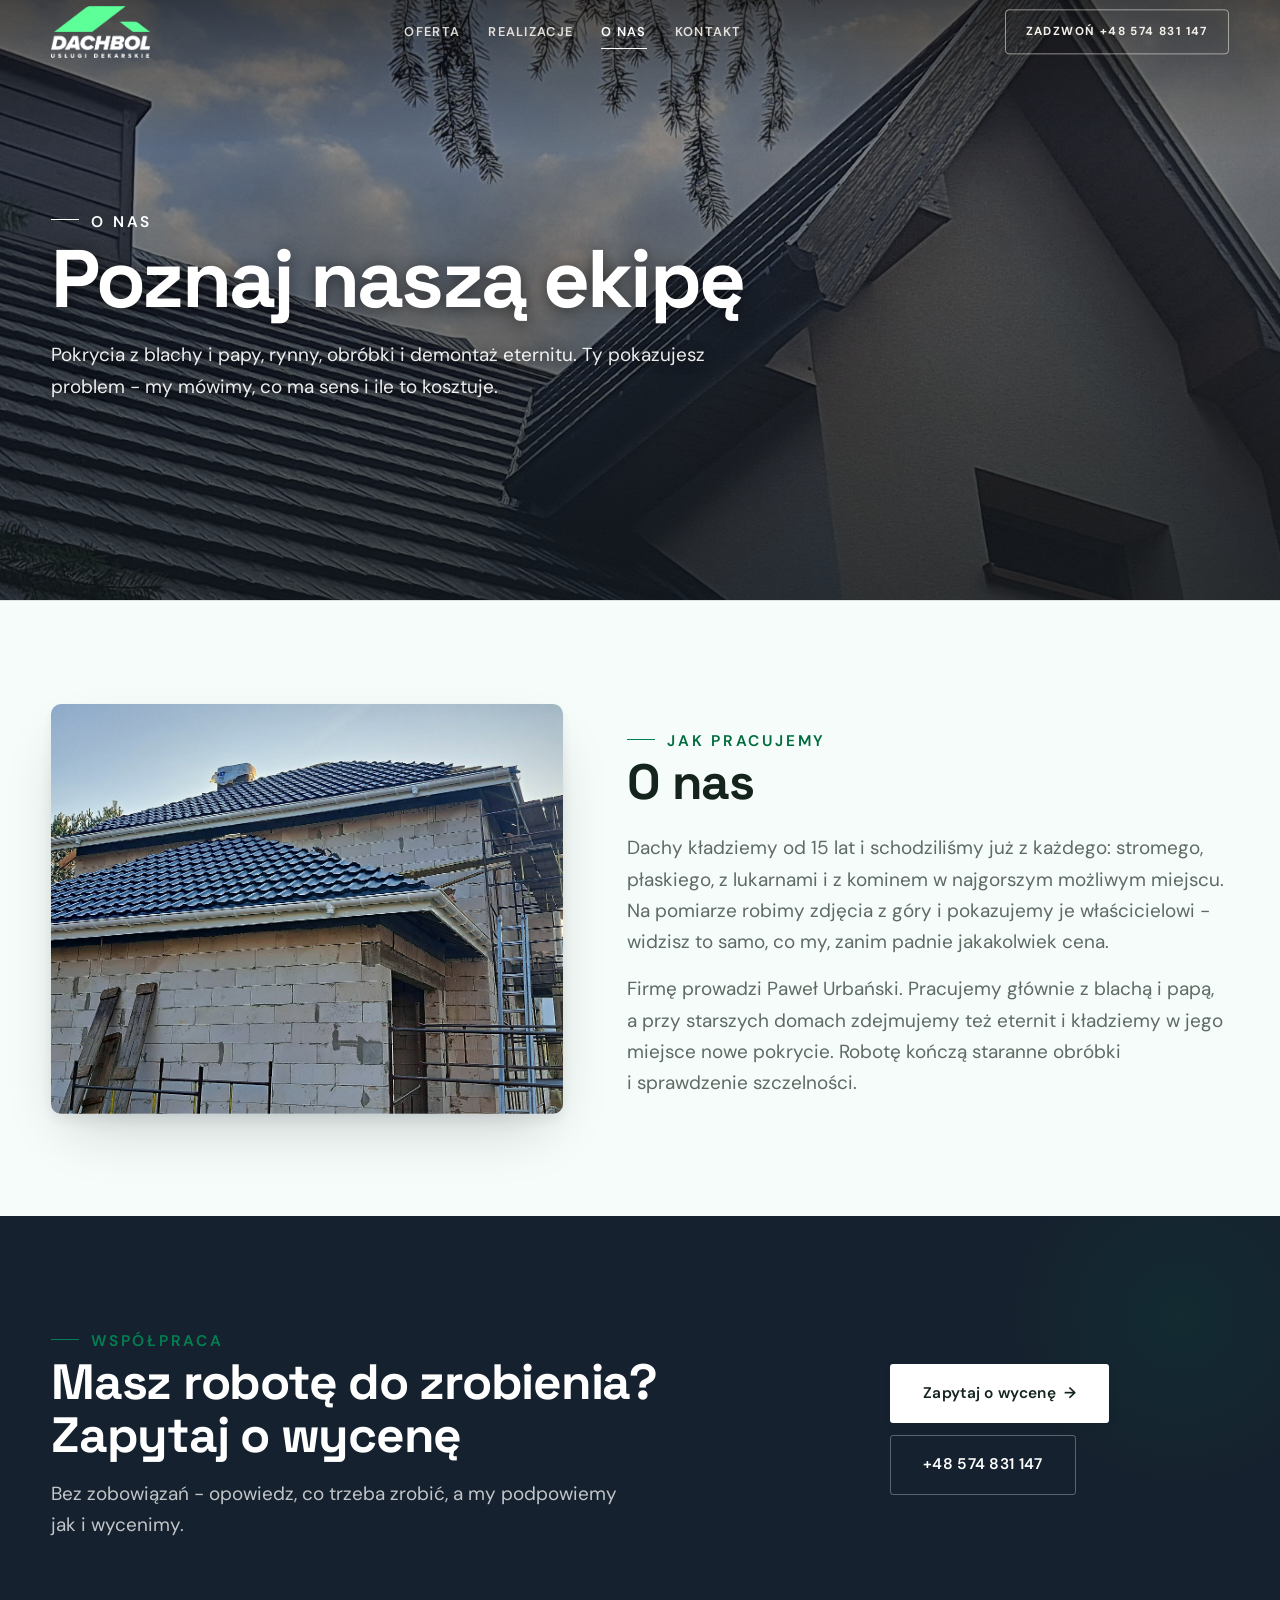
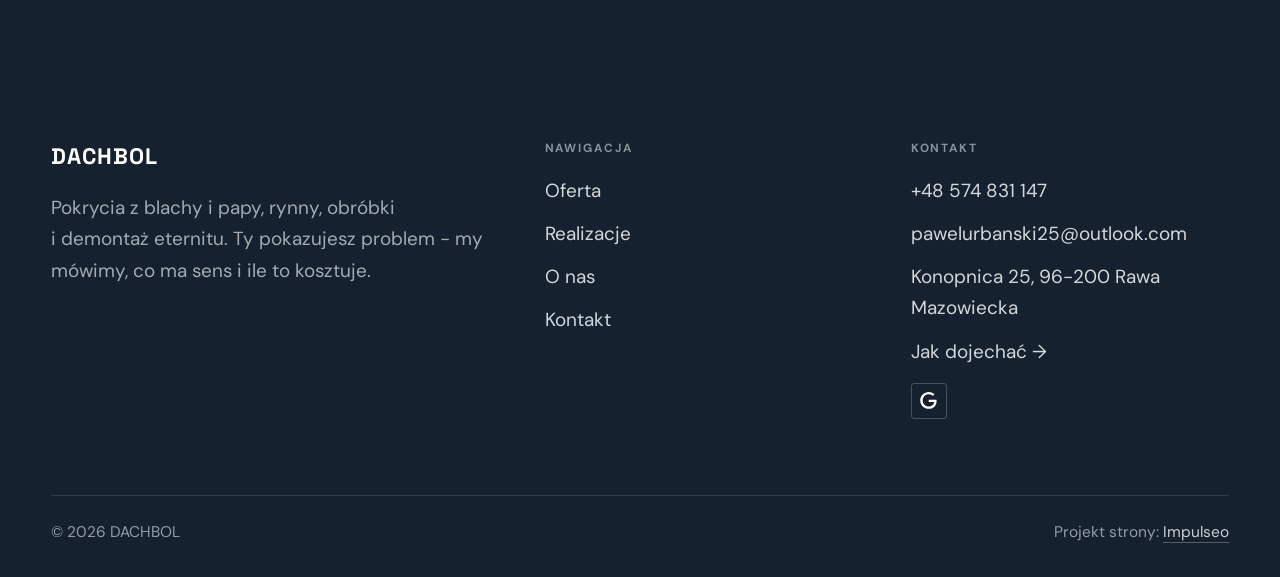
<file: o-nas.html>
<!DOCTYPE html>
<html lang="pl">
<head>
<meta charset="UTF-8">
<meta name="viewport" content="width=device-width, initial-scale=1.0">
<title>O nas - DACHBOL</title>
<meta name="description" content="Dekarz w Rawie Mazowieckiej: pokrycia z blachy i papy, remonty dachów, demontaż eternitu, rynny i obróbki. Bezpłatny pomiar, cena przed robotą. Zadzwoń: +48 574 831 147.">
<link rel="canonical" href="https://impulseo-pl.github.io/dachbol/o-nas.html">
<meta name="robots" content="noindex, nofollow">
<meta property="og:type" content="website">
<meta property="og:locale" content="pl_PL">
<meta property="og:site_name" content="DACHBOL">
<meta property="og:title" content="O nas - DACHBOL">
<meta property="og:description" content="Dekarz w Rawie Mazowieckiej: pokrycia z blachy i papy, remonty dachów, demontaż eternitu, rynny i obróbki. Bezpłatny pomiar, cena przed robotą. Zadzwoń: +48 574 831 147.">
<meta property="og:url" content="https://impulseo-pl.github.io/dachbol/o-nas.html">
<meta property="og:image" content="https://impulseo-pl.github.io/dachbol/img/og.jpg">
<meta property="og:image:width" content="1200">
<meta property="og:image:height" content="630">
<meta name="twitter:card" content="summary_large_image">
<link rel="preconnect" href="https://fonts.googleapis.com">
<link rel="preconnect" href="https://fonts.gstatic.com" crossorigin>
<link href="https://fonts.googleapis.com/css2?family=Space+Grotesk:wght@500;600;700&family=DM+Sans:opsz,wght@9..40,400;9..40,500;9..40,600&display=swap" rel="stylesheet">
<link rel="stylesheet" href="assets/styles.css?v=265cdf73">
</head>
<body>

<header class="nav">
  <div class="wrap nav-inner">
    <a class="brand brand-has-logo" href="index.html"><img class="brand-logo" src="img/logo.png" alt="DACHBOL" width="918" height="592" decoding="async"></a>
    <nav class="nav-links">
      <a href="oferta.html">Oferta</a>
      <a href="realizacje.html">Realizacje</a>
      <a href="o-nas.html" class="active" aria-current="page">O nas</a>
      <a href="kontakt.html">Kontakt</a>
      <a href="tel:+48574831147" class="btn btn-accent">Zadzwoń +48 574 831 147</a>
    </nav>
    <button class="nav-toggle" aria-label="Menu"><span></span><span></span><span></span></button>
  </div>
</header>

<main>
<section class="pagehead">
  <img src="img/g15.jpg" alt="DACHBOL - Poznaj naszą ekipę" width="1880" height="780" decoding="async">
  <div class="wrap">
    <span class="eyebrow">O nas</span>
    <h1>Poznaj naszą ekipę</h1>
    <p>Pokrycia z blachy i papy, rynny, obróbki i demontaż eternitu. Ty pokazujesz problem - my mówimy, co ma sens i ile to kosztuje.</p>
  </div>
</section>
<section>
  <div class="wrap split">
    <div class="split-art reveal"><img src="img/g1.jpg" alt="DACHBOL" loading="lazy" width="2000" height="901" decoding="async"></div>
    <div class="split-copy reveal">
      <span class="eyebrow">Jak pracujemy</span>
      <h2>O nas</h2>
      <p class="muted">Dachy kładziemy od 15 lat i schodziliśmy już z każdego: stromego, płaskiego, z lukarnami i z kominem w najgorszym możliwym miejscu. Na pomiarze robimy zdjęcia z góry i pokazujemy je właścicielowi - widzisz to samo, co my, zanim padnie jakakolwiek cena.</p>
      <p class="muted">Firmę prowadzi Paweł Urbański. Pracujemy głównie z blachą i papą, a przy starszych domach zdejmujemy też eternit i kładziemy w jego miejsce nowe pokrycie. Robotę kończą staranne obróbki i sprawdzenie szczelności.</p>
    </div>
  </div>
</section>


<section class="cta">
  <div class="wrap">
    <div class="reveal">
      <span class="eyebrow">Współpraca</span>
      <h2>Masz robotę do zrobienia? Zapytaj o wycenę</h2>
      <p>Bez zobowiązań - opowiedz, co trzeba zrobić, a my podpowiemy jak i wycenimy.</p>
    </div>
    <div class="cta-actions reveal">
      <a href="kontakt.html" class="btn btn-light">Zapytaj o wycenę <span class="arr">→</span></a>
      <a href="tel:+48574831147" class="btn btn-ghost btn-ghost-cta">+48 574 831 147</a>
    </div>
  </div>
</section>
</main>

<footer>
  <div class="wrap">
    <div class="foot-grid">
      <div class="foot-brand">
        <div class="name">DACHBOL</div>
        <p>Pokrycia z blachy i papy, rynny, obróbki i demontaż eternitu. Ty pokazujesz problem - my mówimy, co ma sens i ile to kosztuje.</p>
      </div>
      <div class="foot-col">
        <h4>Nawigacja</h4>
        <a href="oferta.html">Oferta</a>
        <a href="realizacje.html">Realizacje</a>
        <a href="o-nas.html">O nas</a>
        <a href="kontakt.html">Kontakt</a>
      </div>
      <div class="foot-col">
        <h4>Kontakt</h4>
        <a href="tel:+48574831147">+48 574 831 147</a>
        <a href="mailto:pawelurbanski25@outlook.com">pawelurbanski25@outlook.com</a>
        <p>Konopnica 25, 96-200 Rawa Mazowiecka</p>
        <a href="https://maps.google.com/?cid=6662664527753649748&g_mp=CiVnb29nbGUubWFwcy5wbGFjZXMudjEuUGxhY2VzLkdldFBsYWNlEAIYBCAA" target="_blank" rel="noopener">Jak dojechać →</a>
      <div class="foot-soc">
        <a class="soc" href="https://maps.google.com/?cid=6662664527753649748&g_mp=CiVnb29nbGUubWFwcy5wbGFjZXMudjEuUGxhY2VzLkdldFBsYWNlEAIYBCAA" target="_blank" rel="noopener" aria-label="Google - DACHBOL"><svg viewBox="0 0 24 24" aria-hidden="true" focusable="false"><path d="M12.48 10.92v3.28h7.84c-.24 1.84-.853 3.187-1.787 4.133-1.147 1.147-2.933 2.4-6.053 2.4-4.827 0-8.6-3.893-8.6-8.72s3.773-8.72 8.6-8.72c2.6 0 4.507 1.027 5.907 2.347l2.307-2.307C18.747 1.44 16.133 0 12.48 0 5.867 0 .307 5.387.307 12s5.56 12 12.173 12c3.573 0 6.267-1.173 8.373-3.36 2.16-2.16 2.84-5.213 2.84-7.667 0-.76-.053-1.467-.173-2.053H12.48z" fill="currentColor"/></svg></a>
      </div>
      </div>
    </div>
    <div class="foot-bot">
      <span>© 2026 DACHBOL</span>
      <span>Projekt strony: <a class="foot-credit" href="https://impulseo.pl" target="_blank" rel="noopener">Impulseo</a></span>
    </div>
  </div>
</footer>
<div class="sticky-call"><a class="sc-call" href="tel:+48574831147"><svg class="ico-tel" width="16" height="16" viewBox="0 0 24 24" fill="none" aria-hidden="true"><path d="M6.6 10.8a15.5 15.5 0 0 0 6.6 6.6l2.2-2.2a1 1 0 0 1 1-.24 11.4 11.4 0 0 0 3.6.58 1 1 0 0 1 1 1V20a1 1 0 0 1-1 1A17 17 0 0 1 3 4a1 1 0 0 1 1-1h3.5a1 1 0 0 1 1 1c0 1.25.2 2.46.58 3.6a1 1 0 0 1-.25 1l-2.23 2.2Z" fill="currentColor"/></svg> Zadzwoń</a><a class="sc-quote" href="kontakt.html">Umów bezpłatny pomiar</a></div>
<div class="demo-wazne" data-do="2026-10-08" data-cykl="3" hidden><svg class="dw-ico" width="13" height="13" viewBox="0 0 24 24" fill="none" aria-hidden="true"><circle cx="12" cy="12" r="8.6" stroke="currentColor" stroke-width="1.8"/><path d="M12 7.2V12l3.3 2" stroke="currentColor" stroke-width="1.8" stroke-linecap="round"/></svg><span class="dw-txt"></span></div>

<script src="assets/main.js"></script>
</body>
</html>
</file>
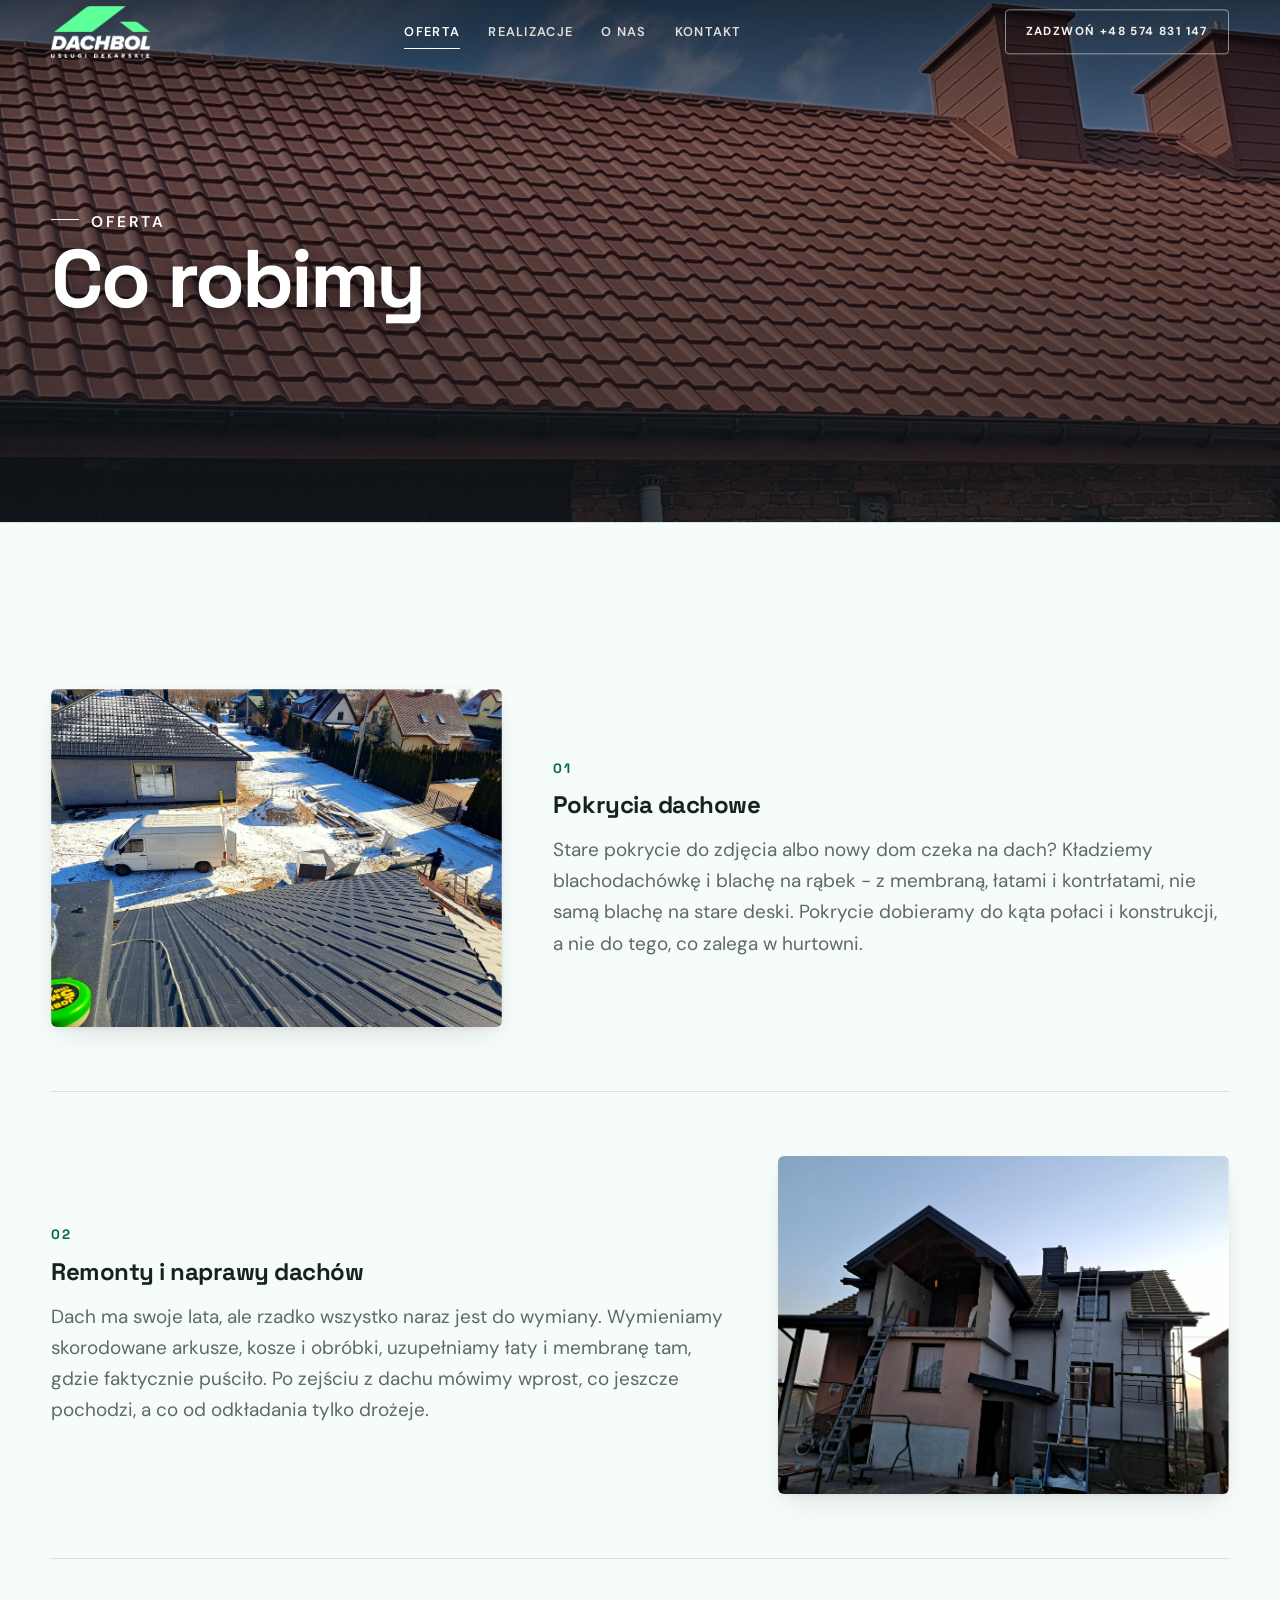
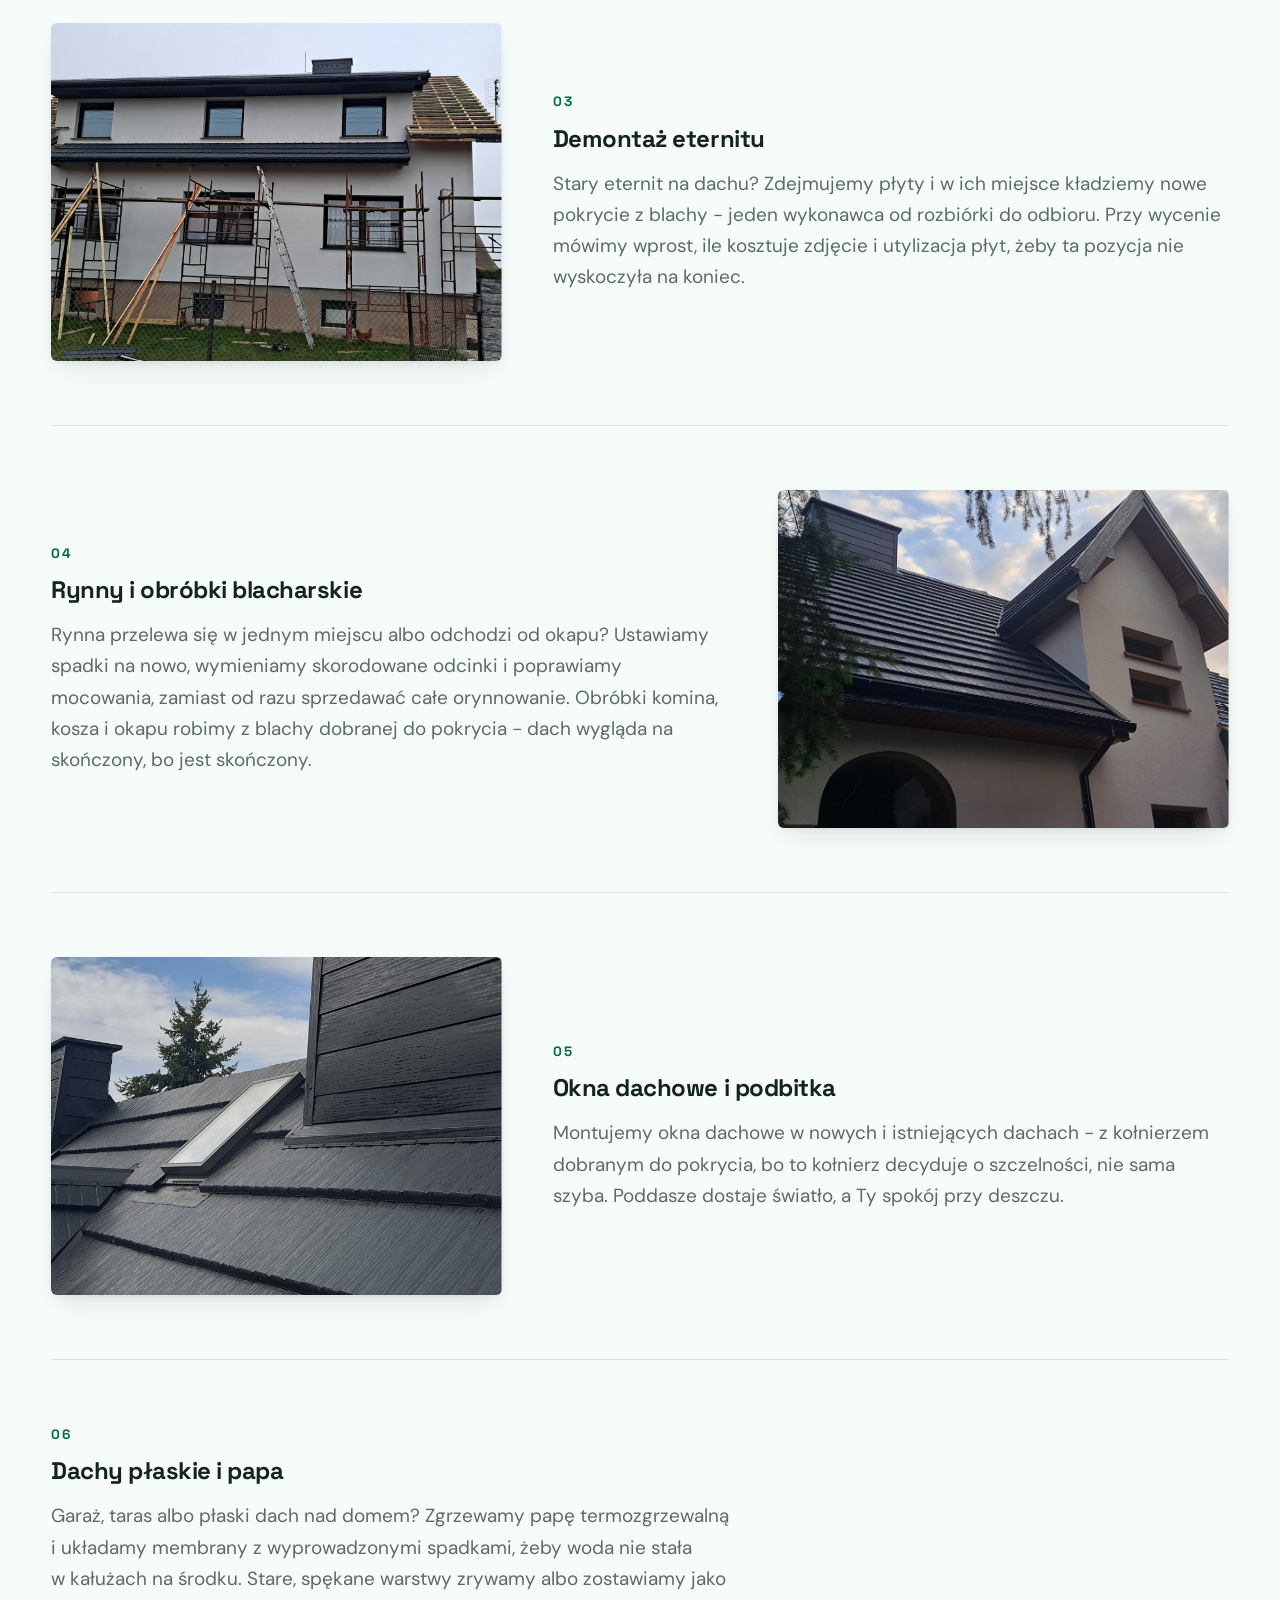
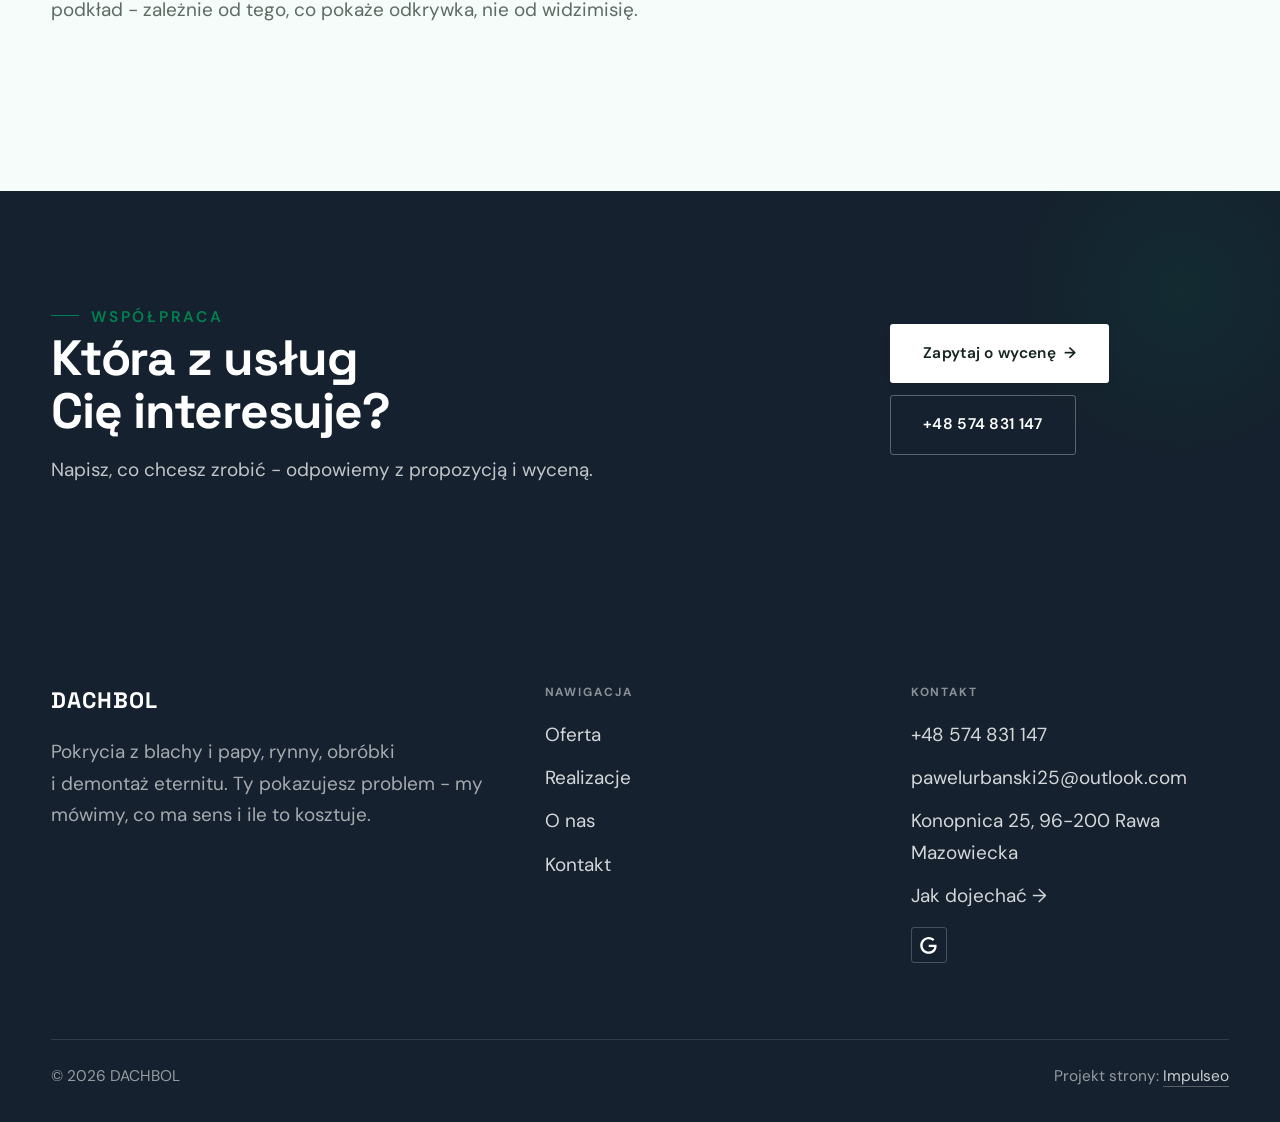
<file: oferta.html>
<!DOCTYPE html>
<html lang="pl">
<head>
<meta charset="UTF-8">
<meta name="viewport" content="width=device-width, initial-scale=1.0">
<title>Oferta - DACHBOL</title>
<meta name="description" content="Dekarz w Rawie Mazowieckiej: pokrycia z blachy i papy, remonty dachów, demontaż eternitu, rynny i obróbki. Bezpłatny pomiar, cena przed robotą. Zadzwoń: +48 574 831 147.">
<link rel="canonical" href="https://impulseo-pl.github.io/dachbol/oferta.html">
<meta name="robots" content="noindex, nofollow">
<meta property="og:type" content="website">
<meta property="og:locale" content="pl_PL">
<meta property="og:site_name" content="DACHBOL">
<meta property="og:title" content="Oferta - DACHBOL">
<meta property="og:description" content="Dekarz w Rawie Mazowieckiej: pokrycia z blachy i papy, remonty dachów, demontaż eternitu, rynny i obróbki. Bezpłatny pomiar, cena przed robotą. Zadzwoń: +48 574 831 147.">
<meta property="og:url" content="https://impulseo-pl.github.io/dachbol/oferta.html">
<meta property="og:image" content="https://impulseo-pl.github.io/dachbol/img/og.jpg">
<meta property="og:image:width" content="1200">
<meta property="og:image:height" content="630">
<meta name="twitter:card" content="summary_large_image">
<link rel="preconnect" href="https://fonts.googleapis.com">
<link rel="preconnect" href="https://fonts.gstatic.com" crossorigin>
<link href="https://fonts.googleapis.com/css2?family=Space+Grotesk:wght@500;600;700&family=DM+Sans:opsz,wght@9..40,400;9..40,500;9..40,600&display=swap" rel="stylesheet">
<link rel="stylesheet" href="assets/styles.css?v=265cdf73">
</head>
<body>

<header class="nav">
  <div class="wrap nav-inner">
    <a class="brand brand-has-logo" href="index.html"><img class="brand-logo" src="img/logo.png" alt="DACHBOL" width="918" height="592" decoding="async"></a>
    <nav class="nav-links">
      <a href="oferta.html" class="active" aria-current="page">Oferta</a>
      <a href="realizacje.html">Realizacje</a>
      <a href="o-nas.html">O nas</a>
      <a href="kontakt.html">Kontakt</a>
      <a href="tel:+48574831147" class="btn btn-accent">Zadzwoń +48 574 831 147</a>
    </nav>
    <button class="nav-toggle" aria-label="Menu"><span></span><span></span><span></span></button>
  </div>
</header>

<main>
<section class="pagehead">
  <img src="img/g14.jpg" alt="DACHBOL - Co robimy" width="1700" height="921" decoding="async">
  <div class="wrap">
    <span class="eyebrow">Oferta</span>
    <h1>Co robimy</h1>
  </div>
</section>
<section>
  <div class="wrap">
    <div class="svc-row reveal">
      <div class="svc-row-art"><img src="img/g3.jpg" alt="Pokrycia dachowe" loading="lazy" width="2000" height="1500" decoding="async"></div>
      <div>
        <span class="num">01</span>
        <h3>Pokrycia dachowe</h3>
        <p class="muted">Stare pokrycie do zdjęcia albo nowy dom czeka na dach? Kładziemy blachodachówkę i blachę na rąbek - z membraną, łatami i kontrłatami, nie samą blachę na stare deski. Pokrycie dobieramy do kąta połaci i konstrukcji, a nie do tego, co zalega w hurtowni.</p>
      </div>
    </div>
    <div class="svc-row rev reveal">
      <div class="svc-row-art"><img src="img/g9.jpg" alt="Remonty i naprawy dachów" loading="lazy" width="1886" height="1364" decoding="async"></div>
      <div>
        <span class="num">02</span>
        <h3>Remonty i naprawy dachów</h3>
        <p class="muted">Dach ma swoje lata, ale rzadko wszystko naraz jest do wymiany. Wymieniamy skorodowane arkusze, kosze i obróbki, uzupełniamy łaty i membranę tam, gdzie faktycznie puściło. Po zejściu z dachu mówimy wprost, co jeszcze pochodzi, a co od odkładania tylko drożeje.</p>
      </div>
    </div>
    <div class="svc-row reveal">
      <div class="svc-row-art"><img src="img/g6.jpg" alt="Demontaż eternitu i nowe pokrycie" loading="lazy" width="1930" height="1038" decoding="async"></div>
      <div>
        <span class="num">03</span>
        <h3>Demontaż eternitu</h3>
        <p class="muted">Stary eternit na dachu? Zdejmujemy płyty i w ich miejsce kładziemy nowe pokrycie z blachy - jeden wykonawca od rozbiórki do odbioru. Przy wycenie mówimy wprost, ile kosztuje zdjęcie i utylizacja płyt, żeby ta pozycja nie wyskoczyła na koniec.</p>
      </div>
    </div>
    <div class="svc-row rev reveal">
      <div class="svc-row-art"><img src="img/g13.jpg" alt="Rynny i obróbki blacharskie" loading="lazy" width="2000" height="1545" decoding="async"></div>
      <div>
        <span class="num">04</span>
        <h3>Rynny i obróbki blacharskie</h3>
        <p class="muted">Rynna przelewa się w jednym miejscu albo odchodzi od okapu? Ustawiamy spadki na nowo, wymieniamy skorodowane odcinki i poprawiamy mocowania, zamiast od razu sprzedawać całe orynnowanie. Obróbki komina, kosza i okapu robimy z blachy dobranej do pokrycia - dach wygląda na skończony, bo jest skończony.</p>
      </div>
    </div>
    <div class="svc-row reveal">
      <div class="svc-row-art"><img src="img/g11.jpg" alt="Okna dachowe i podbitka" loading="lazy" width="1600" height="1192" decoding="async"></div>
      <div>
        <span class="num">05</span>
        <h3>Okna dachowe i podbitka</h3>
        <p class="muted">Montujemy okna dachowe w nowych i istniejących dachach - z kołnierzem dobranym do pokrycia, bo to kołnierz decyduje o szczelności, nie sama szyba. Poddasze dostaje światło, a Ty spokój przy deszczu.</p>
      </div>
    </div>
    <div class="svc-row no-art reveal">
      <div>
        <span class="num">06</span>
        <h3>Dachy płaskie i papa</h3>
        <p class="muted">Garaż, taras albo płaski dach nad domem? Zgrzewamy papę termozgrzewalną i układamy membrany z wyprowadzonymi spadkami, żeby woda nie stała w kałużach na środku. Stare, spękane warstwy zrywamy albo zostawiamy jako podkład - zależnie od tego, co pokaże odkrywka, nie od widzimisię.</p>
      </div>
    </div>
  </div>
</section>

<section class="cta">
  <div class="wrap">
    <div class="reveal">
      <span class="eyebrow">Współpraca</span>
      <h2>Która z usług Cię interesuje?</h2>
      <p>Napisz, co chcesz zrobić - odpowiemy z propozycją i wyceną.</p>
    </div>
    <div class="cta-actions reveal">
      <a href="kontakt.html" class="btn btn-light">Zapytaj o wycenę <span class="arr">→</span></a>
      <a href="tel:+48574831147" class="btn btn-ghost btn-ghost-cta">+48 574 831 147</a>
    </div>
  </div>
</section>
</main>

<footer>
  <div class="wrap">
    <div class="foot-grid">
      <div class="foot-brand">
        <div class="name">DACHBOL</div>
        <p>Pokrycia z blachy i papy, rynny, obróbki i demontaż eternitu. Ty pokazujesz problem - my mówimy, co ma sens i ile to kosztuje.</p>
      </div>
      <div class="foot-col">
        <h4>Nawigacja</h4>
        <a href="oferta.html">Oferta</a>
        <a href="realizacje.html">Realizacje</a>
        <a href="o-nas.html">O nas</a>
        <a href="kontakt.html">Kontakt</a>
      </div>
      <div class="foot-col">
        <h4>Kontakt</h4>
        <a href="tel:+48574831147">+48 574 831 147</a>
        <a href="mailto:pawelurbanski25@outlook.com">pawelurbanski25@outlook.com</a>
        <p>Konopnica 25, 96-200 Rawa Mazowiecka</p>
        <a href="https://maps.google.com/?cid=6662664527753649748&g_mp=CiVnb29nbGUubWFwcy5wbGFjZXMudjEuUGxhY2VzLkdldFBsYWNlEAIYBCAA" target="_blank" rel="noopener">Jak dojechać →</a>
      <div class="foot-soc">
        <a class="soc" href="https://maps.google.com/?cid=6662664527753649748&g_mp=CiVnb29nbGUubWFwcy5wbGFjZXMudjEuUGxhY2VzLkdldFBsYWNlEAIYBCAA" target="_blank" rel="noopener" aria-label="Google - DACHBOL"><svg viewBox="0 0 24 24" aria-hidden="true" focusable="false"><path d="M12.48 10.92v3.28h7.84c-.24 1.84-.853 3.187-1.787 4.133-1.147 1.147-2.933 2.4-6.053 2.4-4.827 0-8.6-3.893-8.6-8.72s3.773-8.72 8.6-8.72c2.6 0 4.507 1.027 5.907 2.347l2.307-2.307C18.747 1.44 16.133 0 12.48 0 5.867 0 .307 5.387.307 12s5.56 12 12.173 12c3.573 0 6.267-1.173 8.373-3.36 2.16-2.16 2.84-5.213 2.84-7.667 0-.76-.053-1.467-.173-2.053H12.48z" fill="currentColor"/></svg></a>
      </div>
      </div>
    </div>
    <div class="foot-bot">
      <span>© 2026 DACHBOL</span>
      <span>Projekt strony: <a class="foot-credit" href="https://impulseo.pl" target="_blank" rel="noopener">Impulseo</a></span>
    </div>
  </div>
</footer>
<div class="sticky-call"><a class="sc-call" href="tel:+48574831147"><svg class="ico-tel" width="16" height="16" viewBox="0 0 24 24" fill="none" aria-hidden="true"><path d="M6.6 10.8a15.5 15.5 0 0 0 6.6 6.6l2.2-2.2a1 1 0 0 1 1-.24 11.4 11.4 0 0 0 3.6.58 1 1 0 0 1 1 1V20a1 1 0 0 1-1 1A17 17 0 0 1 3 4a1 1 0 0 1 1-1h3.5a1 1 0 0 1 1 1c0 1.25.2 2.46.58 3.6a1 1 0 0 1-.25 1l-2.23 2.2Z" fill="currentColor"/></svg> Zadzwoń</a><a class="sc-quote" href="kontakt.html">Umów bezpłatny pomiar</a></div>
<div class="demo-wazne" data-do="2026-10-08" data-cykl="3" hidden><svg class="dw-ico" width="13" height="13" viewBox="0 0 24 24" fill="none" aria-hidden="true"><circle cx="12" cy="12" r="8.6" stroke="currentColor" stroke-width="1.8"/><path d="M12 7.2V12l3.3 2" stroke="currentColor" stroke-width="1.8" stroke-linecap="round"/></svg><span class="dw-txt"></span></div>

<script src="assets/main.js"></script>
</body>
</html>
</file>
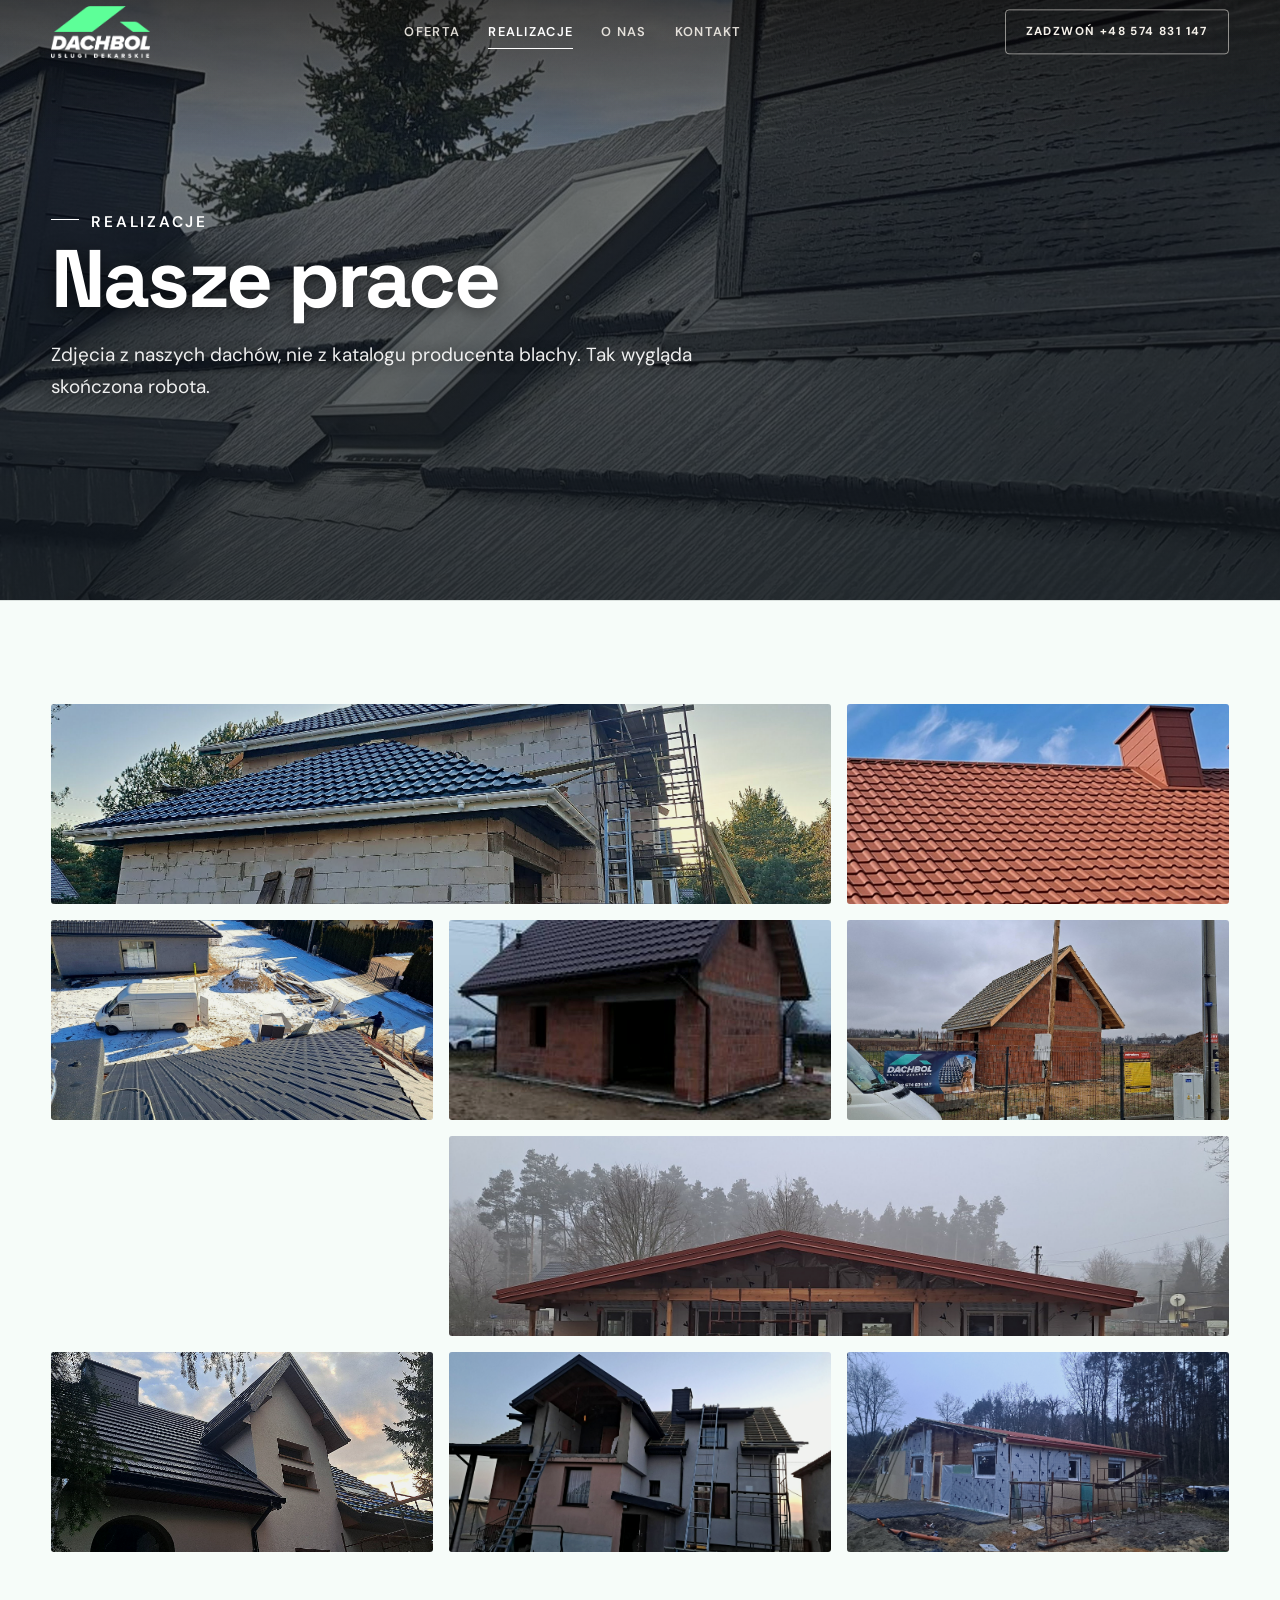
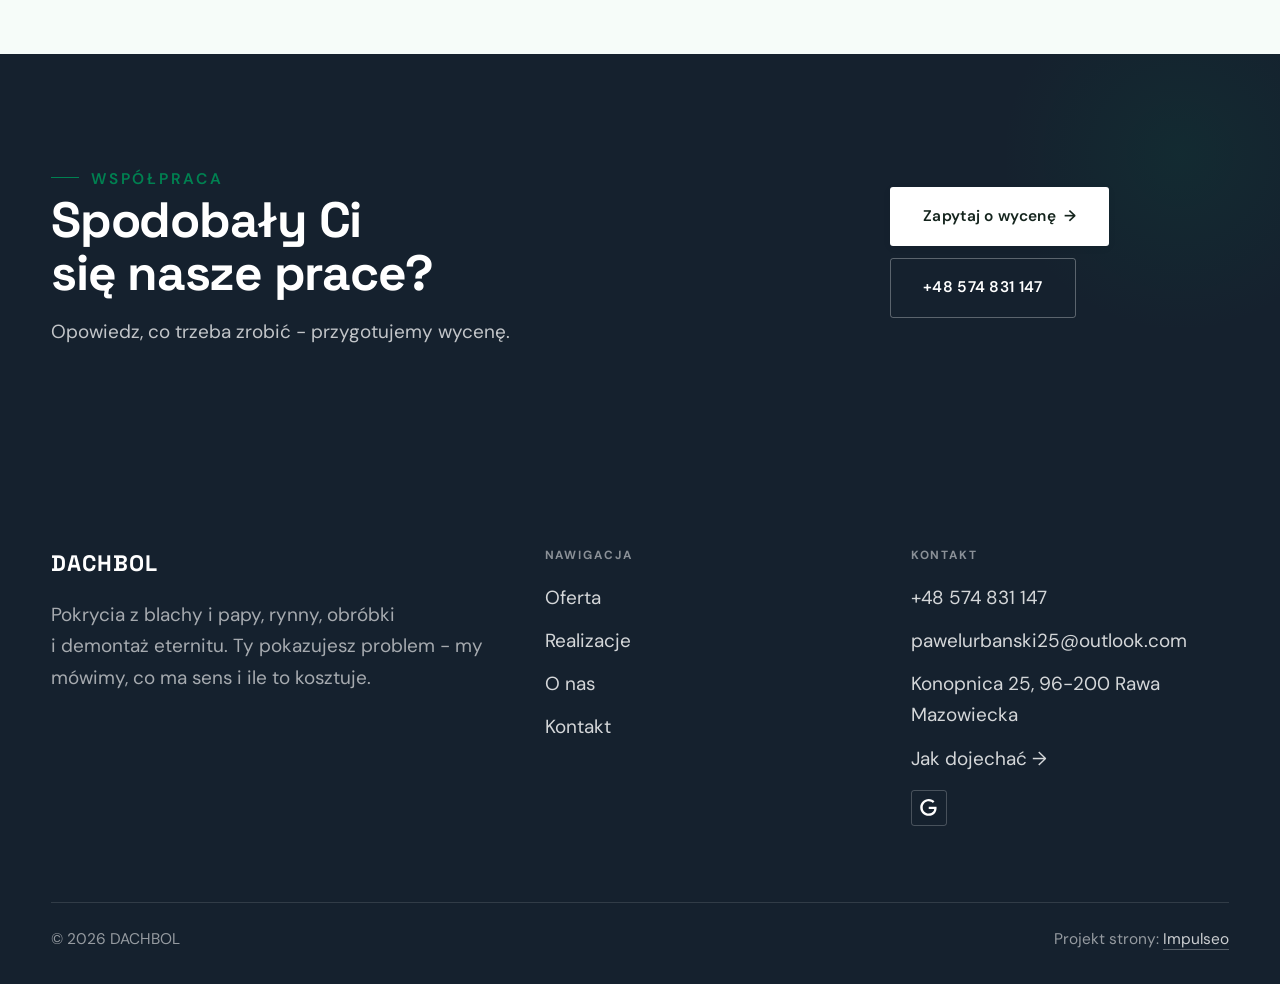
<file: realizacje.html>
<!DOCTYPE html>
<html lang="pl">
<head>
<meta charset="UTF-8">
<meta name="viewport" content="width=device-width, initial-scale=1.0">
<title>Realizacje - DACHBOL</title>
<meta name="description" content="Realizacje DACHBOL: dachy z blachodachówki, obróbki kominów, łaty i membrana, okna dachowe. Rawa Mazowiecka i okolice.">
<link rel="canonical" href="https://impulseo-pl.github.io/dachbol/realizacje.html">
<meta name="robots" content="noindex, nofollow">
<meta property="og:type" content="website">
<meta property="og:locale" content="pl_PL">
<meta property="og:site_name" content="DACHBOL">
<meta property="og:title" content="Realizacje - DACHBOL">
<meta property="og:description" content="Realizacje DACHBOL: dachy z blachodachówki, obróbki kominów, łaty i membrana, okna dachowe. Rawa Mazowiecka i okolice.">
<meta property="og:url" content="https://impulseo-pl.github.io/dachbol/realizacje.html">
<meta property="og:image" content="https://impulseo-pl.github.io/dachbol/img/og.jpg">
<meta property="og:image:width" content="1200">
<meta property="og:image:height" content="630">
<meta name="twitter:card" content="summary_large_image">
<link rel="preconnect" href="https://fonts.googleapis.com">
<link rel="preconnect" href="https://fonts.gstatic.com" crossorigin>
<link href="https://fonts.googleapis.com/css2?family=Space+Grotesk:wght@500;600;700&family=DM+Sans:opsz,wght@9..40,400;9..40,500;9..40,600&display=swap" rel="stylesheet">
<link rel="stylesheet" href="assets/styles.css?v=265cdf73">
</head>
<body>

<header class="nav">
  <div class="wrap nav-inner">
    <a class="brand brand-has-logo" href="index.html"><img class="brand-logo" src="img/logo.png" alt="DACHBOL" width="918" height="592" decoding="async"></a>
    <nav class="nav-links">
      <a href="oferta.html">Oferta</a>
      <a href="realizacje.html" class="active" aria-current="page">Realizacje</a>
      <a href="o-nas.html">O nas</a>
      <a href="kontakt.html">Kontakt</a>
      <a href="tel:+48574831147" class="btn btn-accent">Zadzwoń +48 574 831 147</a>
    </nav>
    <button class="nav-toggle" aria-label="Menu"><span></span><span></span><span></span></button>
  </div>
</header>

<main>
<section class="pagehead">
  <img src="img/g11.jpg" alt="DACHBOL - Nasze prace" width="1600" height="1192" decoding="async">
  <div class="wrap">
    <span class="eyebrow">Realizacje</span>
    <h1>Nasze prace</h1>
    <p>Zdjęcia z naszych dachów, nie z katalogu producenta blachy. Tak wygląda skończona robota.</p>
  </div>
</section>
<section>
  <div class="wrap">
    <div class="gallery">
      <div class="tile t-two3 reveal"><img src="img/g1.jpg" alt="Nowy dach z blachodachówki na domu w budowie" loading="lazy" width="2000" height="901" decoding="async"></div>
      <div class="tile t-third reveal"><img src="img/g2.jpg" alt="Blachodachówka i kominy obłożone blachą" loading="lazy" width="1930" height="560" decoding="async"></div>
      <div class="tile t-third reveal"><img src="img/g3.jpg" alt="Pokrycie z blachy - widok z dachu" loading="lazy" width="2000" height="1500" decoding="async"></div>
      <div class="tile t-third reveal"><img src="img/g4.jpg" alt="Nowy dach z rynnami na domu z cegły" loading="lazy" width="1280" height="1280" decoding="async"></div>
      <div class="tile t-third reveal"><img src="img/g5.jpg" alt="Membrana i łaty pod pokrycie" loading="lazy" width="2000" height="1125" decoding="async"></div>
      <div class="tile t-third reveal"><img src="img/g6.jpg" alt="Wymiana pokrycia na domu jednorodzinnym" loading="lazy" width="1930" height="1038" decoding="async"></div>
      <div class="tile t-two3 reveal"><img src="img/g7.jpg" alt="Nowe pokrycie na parterowym domu" loading="lazy" width="2000" height="640" decoding="async"></div>
      <div class="tile t-third reveal"><img src="img/about.jpg" alt="Dach z blachy z obróbkami i podbitką" loading="lazy" width="2000" height="900" decoding="async"></div>
      <div class="tile t-third reveal"><img src="img/g9.jpg" alt="Remont dachu na domu jednorodzinnym" loading="lazy" width="1886" height="1364" decoding="async"></div>
      <div class="tile t-third reveal"><img src="img/g10.jpg" alt="Dach na rozbudowywanym domu" loading="lazy" width="2000" height="1125" decoding="async"></div>
    </div>
  </div>
</section>
<section class="cta">
  <div class="wrap">
    <div class="reveal">
      <span class="eyebrow">Współpraca</span>
      <h2>Spodobały Ci się nasze prace?</h2>
      <p>Opowiedz, co trzeba zrobić - przygotujemy wycenę.</p>
    </div>
    <div class="cta-actions reveal">
      <a href="kontakt.html" class="btn btn-light">Zapytaj o wycenę <span class="arr">→</span></a>
      <a href="tel:+48574831147" class="btn btn-ghost btn-ghost-cta">+48 574 831 147</a>
    </div>
  </div>
</section>
</main>

<footer>
  <div class="wrap">
    <div class="foot-grid">
      <div class="foot-brand">
        <div class="name">DACHBOL</div>
        <p>Pokrycia z blachy i papy, rynny, obróbki i demontaż eternitu. Ty pokazujesz problem - my mówimy, co ma sens i ile to kosztuje.</p>
      </div>
      <div class="foot-col">
        <h4>Nawigacja</h4>
        <a href="oferta.html">Oferta</a>
        <a href="realizacje.html">Realizacje</a>
        <a href="o-nas.html">O nas</a>
        <a href="kontakt.html">Kontakt</a>
      </div>
      <div class="foot-col">
        <h4>Kontakt</h4>
        <a href="tel:+48574831147">+48 574 831 147</a>
        <a href="mailto:pawelurbanski25@outlook.com">pawelurbanski25@outlook.com</a>
        <p>Konopnica 25, 96-200 Rawa Mazowiecka</p>
        <a href="https://maps.google.com/?cid=6662664527753649748&g_mp=CiVnb29nbGUubWFwcy5wbGFjZXMudjEuUGxhY2VzLkdldFBsYWNlEAIYBCAA" target="_blank" rel="noopener">Jak dojechać →</a>
      <div class="foot-soc">
        <a class="soc" href="https://maps.google.com/?cid=6662664527753649748&g_mp=CiVnb29nbGUubWFwcy5wbGFjZXMudjEuUGxhY2VzLkdldFBsYWNlEAIYBCAA" target="_blank" rel="noopener" aria-label="Google - DACHBOL"><svg viewBox="0 0 24 24" aria-hidden="true" focusable="false"><path d="M12.48 10.92v3.28h7.84c-.24 1.84-.853 3.187-1.787 4.133-1.147 1.147-2.933 2.4-6.053 2.4-4.827 0-8.6-3.893-8.6-8.72s3.773-8.72 8.6-8.72c2.6 0 4.507 1.027 5.907 2.347l2.307-2.307C18.747 1.44 16.133 0 12.48 0 5.867 0 .307 5.387.307 12s5.56 12 12.173 12c3.573 0 6.267-1.173 8.373-3.36 2.16-2.16 2.84-5.213 2.84-7.667 0-.76-.053-1.467-.173-2.053H12.48z" fill="currentColor"/></svg></a>
      </div>
      </div>
    </div>
    <div class="foot-bot">
      <span>© 2026 DACHBOL</span>
      <span>Projekt strony: <a class="foot-credit" href="https://impulseo.pl" target="_blank" rel="noopener">Impulseo</a></span>
    </div>
  </div>
</footer>
<div class="sticky-call"><a class="sc-call" href="tel:+48574831147"><svg class="ico-tel" width="16" height="16" viewBox="0 0 24 24" fill="none" aria-hidden="true"><path d="M6.6 10.8a15.5 15.5 0 0 0 6.6 6.6l2.2-2.2a1 1 0 0 1 1-.24 11.4 11.4 0 0 0 3.6.58 1 1 0 0 1 1 1V20a1 1 0 0 1-1 1A17 17 0 0 1 3 4a1 1 0 0 1 1-1h3.5a1 1 0 0 1 1 1c0 1.25.2 2.46.58 3.6a1 1 0 0 1-.25 1l-2.23 2.2Z" fill="currentColor"/></svg> Zadzwoń</a><a class="sc-quote" href="kontakt.html">Umów bezpłatny pomiar</a></div>
<div class="demo-wazne" data-do="2026-10-08" data-cykl="3" hidden><svg class="dw-ico" width="13" height="13" viewBox="0 0 24 24" fill="none" aria-hidden="true"><circle cx="12" cy="12" r="8.6" stroke="currentColor" stroke-width="1.8"/><path d="M12 7.2V12l3.3 2" stroke="currentColor" stroke-width="1.8" stroke-linecap="round"/></svg><span class="dw-txt"></span></div>

<script src="assets/main.js"></script>
</body>
</html>
</file>
<file: assets/styles.css>
/* ============================================================
   STOLBASZ — premium, architektoniczny B2B fit-out
   Jasna paleta, zero brązu. System wg premium-web-craft.
   Projekt strony: Impulseo (impulseo.pl)
   ============================================================ */

:root{
  /* PALETA — jasna, architektoniczna, chłodna */
  --paper:#F4F6F8;          /* główne tło */
  --paper-2:#E7EBEF;        /* sekcje alternatywne (chłodny jasny szary) */
  --paper-3:#E7EBEF;        /* delikatne wypełnienia */
  --ink:#15212E;            /* tekst główny — chłodny grafit */
  --ink-soft:#243443;       /* nagłówki drugorzędne */
  --muted:#6B7785;          /* tekst poboczny */
  --line:rgba(21,33,46,.12);/* hairline */
  --accent:#E8A317;         /* stonowany petrol-slate — jedyny akcent */
  --accent-d:#C9870C;
  --accent-soft:rgba(232,163,23,.10);
  --dark:#15212E;           /* sekcje ciemne (stopka/CTA) */

  /* HOVER ZDJĘĆ — JEDEN standard dla całego silnika (decyzja K. 04.08.2026, artefakt z wariantami).
     AKTUALNE (K.+Szymon 09.08.2026, wybór z artefaktu 6 wariantów): zoom 1.05 przy 1.4s -
     przy tak długim czasie mocniejszy kadr NIE skacze, tylko „oddycha". Poprzedni standard
     (1.02 / .55s z 04.08) odbierany jako dynamiczny i szybki.
     Spoczynek lekko przygaszony, ale TYLKO tam, gdzie jest mysz (@media hover:hover) —
     na telefonie zdjęcia zostają w pełnej jasności. */
  --img-zoom:1.05;                   /* K.+Szymon 09.08: wariant F z artefaktu porównawczego */
  --img-rest:brightness(.95) saturate(.99);
  --img-hot:brightness(1.06) saturate(1.05);
  --img-dur:1.4s;                    /* K.+Szymon 09.08 (wariant F): powoli = elegancko */
  --img-ease:cubic-bezier(.16,.84,.44,1);  /* miękki ogon, efekt „oddychania" */

  /* ODSTĘPY — skala 4/8 */
  --space-1:4px; --space-2:8px; --space-3:12px; --space-4:16px; --space-5:24px;
  --space-6:32px; --space-7:48px; --space-8:64px; --space-9:96px; --space-10:128px;

  /* TYPOGRAFIA — fluid clamp() (skala podbita 16.07.2026: większe, czytelniejsze litery — uwaga Adama) */
  --text-sm:clamp(.9rem,.87rem + .12vw,1rem);
  --text-base:clamp(1.08rem,1.04rem + .18vw,1.2rem);
  --text-lg:clamp(1.24rem,1.15rem + .34vw,1.44rem);
  --text-h3:clamp(1.34rem,1.22rem + .55vw,1.66rem);
  --text-h2:clamp(2.1rem,1.66rem + 2.1vw,3.1rem);
  --text-h1:clamp(2.9rem,2.1rem + 4vw,5.1rem);

  /* PROMIENIE — architektoniczne, raczej ostre */
  --r-sm:3px; --r-md:6px; --r-lg:10px;

  /* RUCH */
  --ease:cubic-bezier(.25,.46,.45,.94); --dur:.24s;

  /* CIENIE — miękkie, warstwowe */
  --sh-sm:0 1px 2px rgba(16,24,32,.04), 0 2px 8px rgba(16,24,32,.05);
  --sh-md:0 2px 6px rgba(16,24,32,.05), 0 12px 28px -8px rgba(16,24,32,.12);
  --sh-lg:0 6px 14px rgba(16,24,32,.07), 0 26px 56px -18px rgba(16,24,32,.22);

  --hairline:1px solid var(--line);

  --font-display:'Space Grotesk','Inter',sans-serif;
  --font-body:'DM Sans','Inter',sans-serif;
}

*{box-sizing:border-box;margin:0;padding:0}
html{scroll-behavior:smooth}
body{
  font-family:var(--font-body);
  font-size:var(--text-base);
  line-height:1.65;
  color:var(--ink);
  background:var(--paper);
  -webkit-font-smoothing:antialiased;
  text-rendering:optimizeLegibility;
}
img{max-width:100%;height:auto;display:block}  /* height:auto = width/height z atrybutów trzyma proporcje (TOP#12) */
a{color:inherit;text-decoration:none}

.wrap{width:min(92%,1180px);margin-inline:auto}
section{padding-block:clamp(52px,6.5vw,96px)}

h1,h2,h3{font-family:var(--font-display);font-weight:700;line-height:1.08;letter-spacing:-.02em;color:var(--ink)}
h1{font-size:var(--text-h1);letter-spacing:-.035em}
h2{font-size:var(--text-h2);letter-spacing:-.025em}
h3{font-size:var(--text-h3)}
/* MIARA — długość wiersza. WCAG 2.2 SC 1.4.8: max 80 znaków; Butterick: 45–90.
   68ch daje realnie 72–78 znaków polskiego tekstu, czyli z zapasem pod granicą.
   Wcześniej limit miał TYLKO <p> — <li>, <blockquote> i <dd> nie miały żadnego,
   i to jedyny powód, dla którego 23 bloki na dwóch oddanych stronach jadą po
   83–106 znaków w wierszu (pomiar 07.08.2026, bramka `miara`).
   ⚠️ Listy i definicje ograniczamy TYLKO bez klasy: `ul`/`ol` z klasą to u nas
   układ (siatki kafli, menu), a nie tekst ciągły — tam miarę wyznacza układ. */
/* 60ch, nie 68ch (K. 10.08): po zmianie fontów na węższe kroje (DM Sans i spółka)
   w 68ch mieściło się ~90 znaków - bramka pikselowa słusznie zgłaszała przekroczenie
   granicy 80. Pomiar na żywej przeglądarce: 60ch = 90 znaków, 53ch = ~78 znaków, czyli normę WCAG 1.4.8. */
:root{ --miara:53ch }
p{max-width:min(100%,var(--miara))}
blockquote,
ul:not([class])>li, ol:not([class])>li,
dl:not([class])>dd{max-width:min(100%,var(--miara))}

/* ⚠️ Świadomie BEZ wyjątku `.tile p,.card p,.svc p{max-width:none}`, choć nasuwa się sam:
   te akapity BYŁY już ograniczone (stare `p{max-width:65ch}`), więc „wyjątek" nie odblokowałby
   niczego nowego — tylko ROZLUŹNIŁ stan sprzed zmiany na wszystkich demach naraz.
   `figcaption` żadna z reguł wyżej nie dotyczy, więc też nie potrzebuje zwolnienia. */

/* ŁAMANIE. `balance` wyrównuje długości wierszy w nagłówku, `pretty` pilnuje ostatniego
   wiersza akapitu, żeby nie został w nim jeden wyraz. Obsługiwane od Chrome 117 /
   Safari 17.5; starsze przeglądarki po prostu ignorują tę własność.
   `text-wrap:pretty` nie występowało dotąd ANI RAZ w silniku ani w repo klientów. */
h1,h2,h3,.lead,.lede{text-wrap:balance}
p,li,blockquote,dd{text-wrap:pretty}

.eyebrow{
  font-family:var(--font-body);
  font-size:var(--text-sm);
  font-weight:600;
  letter-spacing:.18em;
  text-transform:uppercase;
  color:var(--accent);
  display:inline-flex;align-items:center;gap:var(--space-3);
}
/* flex:none + margin-top = kreska trzyma się PIERWSZEJ linii. Wcześniej align-items:center
   centrowało ją względem całego bloku i przy zawinięciu (długi kicker typu
   „…WNĘTRZ · LESZNO · OD 2019") druga linia lądowała z brzydkim wcięciem. */
.eyebrow{align-items:flex-start}
.eyebrow>*,.eyebrow{text-wrap:balance}   /* dlugi kicker lamal sie na sierote typu samo „2019" w drugiej linii */
.eyebrow::before{content:"";width:28px;height:1px;background:var(--accent);display:inline-block;flex:none;margin-top:.62em}

.muted{color:var(--muted)}
.lead{font-size:var(--text-lg);line-height:1.55;color:var(--ink-soft);max-width:50ch}

/* ---------- BUTTONS ---------- */
.btn{
  display:inline-flex;align-items:center;gap:var(--space-2);
  font-weight:600;font-size:var(--text-sm);letter-spacing:.02em;
  padding:var(--space-4) var(--space-6);
  border-radius:var(--r-sm);
  transition:transform var(--dur) var(--ease),box-shadow var(--dur) var(--ease),background var(--dur) var(--ease);
  cursor:pointer;border:1px solid transparent;
}
.btn-accent{background:var(--accent);color:#fff;box-shadow:var(--sh-sm)}
.btn-accent:hover{background:var(--accent-d);transform:translateY(-2px);box-shadow:var(--sh-md)}
.btn-accent:active{transform:translateY(0);box-shadow:var(--sh-sm)}
.btn-ghost{background:transparent;color:var(--ink);border-color:var(--line)}
.btn-ghost:hover{border-color:var(--accent);color:var(--accent);transform:translateY(-2px)}
.btn-light{background:#fff;color:var(--ink);box-shadow:var(--sh-sm)}
.btn-light:hover{transform:translateY(-2px);box-shadow:var(--sh-md)}
.btn .arr{transition:transform var(--dur) var(--ease)}
.btn:hover .arr{transform:translateX(4px)}

/* ---------- NAV ---------- */
.nav{
  position:sticky;top:0;z-index:50;
  background:color-mix(in srgb,var(--paper) 88%,transparent);
  backdrop-filter:saturate(140%) blur(10px);
  border-bottom:var(--hairline);
}
.nav-inner{display:flex;align-items:center;justify-content:space-between;gap:var(--space-5);height:72px}
/* ANTY-NACHODZENIE (K. 05.08.2026): długa nazwa firmy + przycisk z pełnym numerem nie mieściły się w pasku
   i flex ściskał linki PONIŻEJ ich treści - "Kontakt" wchodził na ramkę "Zadzwoń +48 ...". Teraz ustępuje
   nazwa marki (skrót wielokropkiem), a menu i przycisk nigdy się nie kurczą ani nie zachodzą na siebie. */
.brand{display:flex;flex-direction:column;line-height:1;min-width:0;flex:0 1 auto}
.brand .name{font-family:var(--font-display);font-weight:800;font-size:1.35rem;letter-spacing:.04em;white-space:nowrap;overflow:hidden;text-overflow:ellipsis}
.brand .sub{font-size:.62rem;letter-spacing:.34em;text-transform:uppercase;color:var(--muted);margin-top:5px;white-space:nowrap;overflow:hidden;text-overflow:ellipsis}
.nav-links{display:flex;align-items:center;gap:var(--space-6);flex:0 0 auto}
.nav-links a{font-size:var(--text-sm);font-weight:500;color:var(--ink-soft);position:relative;padding-block:4px;white-space:nowrap;transition:color var(--dur) var(--ease)}
.nav-links a::after{content:"";position:absolute;left:0;bottom:0;width:0;height:1.5px;background:var(--accent);transition:width var(--dur) var(--ease)}
.nav-links a:hover,.nav-links a.active{color:var(--ink)}
.nav-links a:hover::after,.nav-links a.active::after{width:100%}
.nav-links .btn{padding:var(--space-2) var(--space-5)}
/* przyciski w nav: właściwy kolor (przebij .nav-links a) + bez podkreślenia */
.nav-links a.btn-accent{color:#fff}
.nav-links a.btn-ghost,.nav-links a.btn-light{color:var(--ink)}
/* CTA w pasku: NIE podkreślenie spod linków menu, ale ten sam przelatujący błysk,
   co na wszystkich innych przyciskach (zgłoszenie K. 13.08.2026 - „na hero jest efekt
   światła przechodzącego przez przycisk, na navbarze go nie ma, a mają być identyczne").
   Reguła `.nav-links a::after` jest silniejsza od `.btn::after`, więc trzeba jej
   geometrię wyzerować i wpisać połysk z nazwy - samo `display:none` gasiło efekt. */
.nav-links a.btn::after{
  display:block;content:"";position:absolute;inset:0;z-index:-1;pointer-events:none;
  width:auto;height:auto;border-radius:inherit;   /* kasuje geometrię podkreślenia (width:0;height:1.5px) */
  background:linear-gradient(100deg,transparent 32%,rgba(255,255,255,.20) 50%,transparent 68%);
  translate:-120% 0}
@media (prefers-reduced-motion:no-preference){
  .nav-links a.btn:hover::after{translate:120% 0;transition:translate .75s var(--mt-ease,cubic-bezier(.16,.84,.44,1))}
}
.nav-toggle{display:none;background:none;border:none;cursor:pointer;flex-direction:column;gap:5px;padding:8px}
.nav-toggle span{width:24px;height:2px;background:var(--ink);transition:var(--dur)}
/* Ciasny zakres MIĘDZY menu mobilnym a pełnym pulpitem: zbijamy odstępy i nazwę marki,
   żeby wszystko zmieściło się naturalnie, zanim w ogóle dojdzie do skracania wielokropkiem. */
@media(max-width:1280px) and (min-width:921px){
  .nav-links{gap:var(--space-4)}
  .nav-links .btn{padding:var(--space-2) var(--space-4)}
  .brand .name{font-size:1.15rem}
}

/* ---------- HERO (split) ---------- */
.hero{position:relative;overflow:hidden;border-bottom:var(--hairline)}
.hero-grid{display:grid;grid-template-columns:1.05fr .95fr;gap:clamp(24px,4vw,60px);align-items:center;
  padding-block:clamp(36px,4.5vw,64px)}
.hero-copy .eyebrow{margin-bottom:var(--space-5)}
.hero-copy h1{margin-bottom:var(--space-5)}
.hero-copy .lead{margin-bottom:var(--space-7)}
.hero-actions{display:flex;flex-wrap:wrap;gap:var(--space-4)}
.hero-art{position:relative;aspect-ratio:4/3;border-radius:var(--r-lg);overflow:hidden;box-shadow:var(--sh-lg)}
.hero-art img{width:100%;height:100%;object-fit:cover}
.hero-art::after{content:"";position:absolute;inset:0;background:linear-gradient(180deg,transparent 55%,rgba(18,24,28,.28))}
.hero-badge{position:absolute;left:var(--space-5);bottom:var(--space-5);z-index:2;
  background:rgba(252,252,251,.94);backdrop-filter:blur(4px);
  border-radius:var(--r-md);padding:var(--space-4) var(--space-5);box-shadow:var(--sh-md);max-width:78%}
.hero-badge strong{display:block;font-family:var(--font-display);font-size:1rem;letter-spacing:-.01em}
.hero-badge span{font-size:var(--text-sm);color:var(--muted)}

/* ---------- HERO duży / kinowy (strona główna) ---------- */
.hero-cine{position:relative;min-height:clamp(560px,82vh,840px);min-height:clamp(560px,82svh,840px);display:flex;align-items:center;overflow:hidden;border-bottom:var(--hairline)}
.hero-cine>img{position:absolute;inset:0;width:100%;height:100%;object-fit:cover;z-index:0}
.hero-cine::after{content:"";position:absolute;inset:0;z-index:1;
  background:linear-gradient(95deg,rgba(13,18,23,.86) 0%,rgba(13,18,23,.64) 32%,rgba(13,18,23,.24) 62%,rgba(13,18,23,.04) 100%)}
.hero-cine .wrap{position:relative;z-index:2;padding-block:var(--space-8)}
.hero-cine .hero-copy{max-width:660px}
.hero-cine .eyebrow{color:#fff;margin-bottom:var(--space-5)}
.hero-cine .eyebrow::before{background:#fff}
.hero-cine h1{color:#fff;margin-bottom:var(--space-5);font-size:clamp(2.9rem,2rem + 4.4vw,5.2rem);text-wrap:balance}
.hero-cine .lead{color:rgba(255,255,255,.92);max-width:48ch;margin-bottom:var(--space-7)}
.hero-cine .hero-actions{display:flex;flex-wrap:wrap;gap:var(--space-4)}
/* NISKIE OKNO (laptop z dokiem i paskami przeglądarki ma ~700-780 px wysokości widoku):
   H1 do 5.2rem + długi lead nie mieściły się i przyciski wypadały POD krawędź ekranu -
   klient widział stronę bez ani jednego CTA. Skalujemy w dół, zamiast przycinać treść. */
@media(min-width:821px) and (max-height:820px){
  .hero-cine{min-height:clamp(520px,94svh,780px)}
  .hero-cine .wrap{padding-block:var(--space-6)}
  .hero-cine h1{font-size:clamp(2.2rem,1.5rem + 2.6vw,3.6rem);margin-bottom:var(--space-4)}
  .hero-cine .eyebrow{margin-bottom:var(--space-4)}
  .hero-cine .lead{margin-bottom:var(--space-5);max-width:44ch}
}
@media(max-width:680px){
  .hero-cine{min-height:clamp(520px,76vh,640px);min-height:clamp(520px,76svh,640px);align-items:flex-end}
  .hero-cine::after{background:linear-gradient(0deg,rgba(13,18,23,.9) 6%,rgba(13,18,23,.45) 55%,rgba(13,18,23,.25) 100%)}
  .hero-cine .wrap{padding-bottom:var(--space-9)}
  /* TELEFON (~90% oglądających): lead potrafił zająć 8 linii i zepchnąć CTA poza pierwszy ekran.
     Zwężamy interlinię i skalę - treści nie ucinamy, bo to ona sprzedaje. */
  .hero-cine .lead{font-size:.98rem;line-height:1.5;margin-bottom:var(--space-5)}
  .hero-cine .eyebrow{font-size:.72rem;letter-spacing:.13em;margin-bottom:var(--space-4)}
  .hero-cine .eyebrow::before{width:20px}
  .hero-cine h1{margin-bottom:var(--space-4)}
}

/* full-bleed hero variant (podstrony) */
.pagehead{position:relative;min-height:46vh;min-height:46svh;display:flex;align-items:flex-end;overflow:hidden;border-bottom:var(--hairline)}
.pagehead img{position:absolute;inset:0;width:100%;height:100%;object-fit:cover}
/* 10.08.2026 (decyzja K.): mocniejsze przyciemnienie + cień pod tekstem. Bramka mierzyła na
   nagłówkach podstron 3,38-3,43:1 przy wymaganych 4,5 — jasne zdjęcie (hala, śnieg, niebo)
   podchodziło pod biały tekst. Zdjęcia klientów są różne, więc kontrast musi dawać WARSTWA,
   a nie szczęśliwy dobór kadru. */
.pagehead::after{content:"";position:absolute;inset:0;background:linear-gradient(180deg,rgba(18,24,28,.40),rgba(18,24,28,.76))}
.pagehead .wrap{position:relative;z-index:2;padding-block:var(--space-9);color:#fff}
.pagehead h1{color:#fff;max-width:18ch;text-shadow:0 2px 16px rgba(0,0,0,.55)}
.pagehead .eyebrow{color:#fff}
.pagehead .eyebrow::before{background:#fff}
.pagehead p{color:rgba(255,255,255,.92);margin-top:var(--space-4);max-width:54ch;text-shadow:0 1px 12px rgba(0,0,0,.5)}

/* ---------- STRIP (pasek skrótów / liczby) ---------- */
.strip{background:var(--dark);color:#fff}
/* PASEK HASEŁ — standard 04.08.2026 (decyzja K.): 5 haseł w JEDNYM rzędzie, tekst WYŚRODKOWANY,
   węższe marginesy boczne niż reszta strony (pasek ma iść szerzej), równe wysokości kolumn. */
.strip .wrap{width:min(96%,1440px);display:grid;grid-template-columns:repeat(5,1fr);
  gap:var(--space-5);padding-block:var(--space-7);align-items:stretch}
.strip .item .k{font-family:var(--font-display);font-size:clamp(1.05rem,.82rem + .85vw,1.55rem);
  font-weight:800;letter-spacing:-.02em;color:#fff;line-height:1.18;text-wrap:balance}
.strip .item .v{font-size:var(--text-sm);color:rgba(255,255,255,.66);margin-top:var(--space-2);line-height:1.4}
.strip .item{border-left:2px solid var(--accent);padding-inline:var(--space-4);
  text-align:center;display:flex;flex-direction:column;justify-content:center}
/* liczba kolumn = liczba haseł, żeby ostatnie nie zostawało samo w drugim rzędzie.
   Klasę n-N nadaje multipage.py; domyślnie (bez klasy) pasek jest 5-kolumnowy. */
.strip.n-2 .wrap{grid-template-columns:repeat(2,1fr)}
.strip.n-3 .wrap{grid-template-columns:repeat(3,1fr)}
.strip.n-4 .wrap{grid-template-columns:repeat(4,1fr);gap:var(--space-6)}
.strip.n-4 .item .k{font-size:clamp(1.3rem,1rem + 1.1vw,2rem)}
.strip.n-6 .wrap{grid-template-columns:repeat(6,1fr);gap:var(--space-4)}
.strip.n-6 .item .k{font-size:clamp(.98rem,.8rem + .7vw,1.35rem)}
/* równe łamanie: zamiast "długa linia + jedno słowo" obie linie zbliżonej długości */
.strip .item .k{text-wrap:balance}

/* ---------- SECTION HEAD ---------- */
.head{max-width:48rem;margin-bottom:var(--space-8)}
.head.center{margin-inline:auto;text-align:center}
.head .eyebrow{margin-bottom:var(--space-4)}
.head h2{margin-bottom:var(--space-4)}
.head p{color:var(--muted);font-size:var(--text-lg);line-height:1.55}
.head.center p{margin-inline:auto}

/* ---------- INTRO SPLIT ---------- */
.split{display:grid;grid-template-columns:.92fr 1.08fr;gap:clamp(28px,5vw,80px);align-items:center}
.split.rev{grid-template-columns:1.08fr .92fr}
.split.rev .split-art{order:-1}
.split-art{position:relative;aspect-ratio:5/4;border-radius:var(--r-lg);overflow:hidden;box-shadow:var(--sh-lg)}
.split-art img{width:100%;height:100%;object-fit:cover}
.split-copy h2{margin-bottom:var(--space-5)}
.split-copy p+p{margin-top:var(--space-4)}
.split-copy .btn{margin-top:var(--space-6)}

/* ---------- SERVICES (zakres) ---------- */
.svc-grid{display:grid;grid-template-columns:repeat(auto-fit,minmax(280px,1fr));gap:var(--space-5)}
.svc{background:#fff;border:var(--hairline);border-radius:var(--r-md);padding:var(--space-7) var(--space-6);
  transition:transform var(--dur) var(--ease),box-shadow var(--dur) var(--ease),border-color var(--dur) var(--ease);
  position:relative;overflow:hidden}
.svc::before{content:"";position:absolute;left:0;top:0;width:3px;height:0;background:var(--accent);transition:height var(--dur) var(--ease)}
.svc:hover{transform:translateY(-4px);box-shadow:var(--sh-md);border-color:transparent}
.svc:hover::before{height:100%}
.svc .ic{font-family:var(--font-display);font-size:.8rem;font-weight:700;letter-spacing:.12em;color:var(--accent);margin-bottom:var(--space-4)}
.svc h3{margin-bottom:var(--space-3);font-size:1.22rem}
.svc p{color:var(--muted);font-size:var(--text-base);line-height:1.6}

/* big detailed service rows */
.svc-row{display:grid;grid-template-columns:.8fr 1.2fr;gap:clamp(20px,4vw,60px);align-items:center;padding-block:var(--space-8)}
.svc-row+.svc-row{border-top:var(--hairline)}
.svc-row.rev{grid-template-columns:1.2fr .8fr}
/* Naprzemienny układ wierszy oferty: co drugi wiersz ma zdjęcie po PRAWEJ.
   Było `order:-1` — martwy kod, bo zdjęcie i tak jest pierwszym dzieckiem w HTML,
   więc wszystkie wiersze wyglądały identycznie (zdjęcie zawsze z lewej), a `rev`
   zmieniało tylko szerokość kolumn. Znalezione 29.07.2026 przy różnicowaniu kierunków
   animacji (pomiar pozycji: art.mid 390/502 przy row.mid 756 — zawsze lewa strona). */
.svc-row.rev .svc-row-art{order:2}
.svc-row-art{aspect-ratio:4/3;border-radius:var(--r-md);overflow:hidden;box-shadow:var(--sh-md)}
.svc-row-art img{width:100%;height:100%;object-fit:cover}
.svc-row h3{font-size:1.5rem;margin-bottom:var(--space-4)}
.svc-row .num{font-family:var(--font-display);font-size:.85rem;font-weight:700;letter-spacing:.14em;color:var(--accent);display:block;margin-bottom:var(--space-3)}
.svc-row ul{list-style:none;margin-top:var(--space-4);display:flex;flex-direction:column;gap:var(--space-2)}
.svc-row li{position:relative;padding-left:var(--space-5);color:var(--muted);font-size:var(--text-base)}
.svc-row li::before{content:"";position:absolute;left:0;top:.62em;width:8px;height:1px;background:var(--accent)}

/* ---------- GALLERY (realizacje) ---------- */
.gallery{display:grid;grid-template-columns:repeat(12,1fr);gap:var(--space-4);grid-auto-rows:200px}
/* GALERIA MASONRY — pionowe zdjęcia (portrety beauty/wellness) bez przycinania: kolumny, height auto */
.gallery-masonry{column-count:3;column-gap:var(--space-4)}
@media(max-width:900px){.gallery-masonry{column-count:2}}
@media(max-width:560px){.gallery-masonry{column-count:1}}
.gallery-masonry .m-tile{break-inside:avoid;margin:0 0 var(--space-4);padding:0;position:relative;overflow:hidden;border-radius:var(--r-md);border:1px solid var(--line)}
.gallery-masonry .m-tile img{width:100%;height:auto;display:block}
.gallery-masonry .m-tile .cap{position:absolute;left:0;right:0;bottom:0;padding:var(--space-4);color:#fff;background:linear-gradient(0deg,rgba(0,0,0,.55),transparent);font-size:var(--text-sm)}
.gallery-masonry .m-tile .cap small{display:block;font-weight:400;opacity:.78;letter-spacing:.04em;text-transform:uppercase;font-size:.66rem;margin-top:3px}
.tile{position:relative;overflow:hidden;border-radius:var(--r-md);box-shadow:var(--sh-sm);
  transition:transform var(--dur) var(--ease),box-shadow var(--dur) var(--ease)}
.tile img{width:100%;height:100%;object-fit:cover;
  transition:transform var(--img-dur) var(--img-ease),filter var(--img-dur) var(--img-ease)}
.tile:hover{box-shadow:var(--sh-md)}
.tile .cap{position:absolute;left:0;right:0;bottom:0;padding:var(--space-5) var(--space-4) var(--space-4);
  /* mocniejszy spad + cien pod tekstem: na JASNYCH zdjeciach klienta (biale fronty, sciany)
     slaby gradient dawal kontrast ~1.5:1 zamiast wymaganych 3.6:1 (bramka wygladu, 10.08.2026) */
  background:linear-gradient(transparent 10%,rgba(18,24,28,.55) 40%,rgba(18,24,28,.88) 68%,rgba(18,24,28,.99));color:#fff;
  text-shadow:0 1px 2px rgba(0,0,0,.85),0 2px 10px rgba(0,0,0,.55);
  font-size:var(--text-sm);font-weight:600;letter-spacing:.01em;
  opacity:0;transform:translateY(8px);transition:var(--dur) var(--ease)}
.tile:hover .cap{opacity:1;transform:translateY(0)}
.tile .cap small{display:block;font-weight:400;opacity:.78;letter-spacing:.04em;text-transform:uppercase;font-size:.66rem;margin-top:3px}
/* bento spans */
.t-wide{grid-column:span 6}
.t-tall{grid-column:span 6;grid-row:span 2}
.t-std{grid-column:span 6}
.t-third{grid-column:span 4}
.t-two3{grid-column:span 8}

/* ---------- TRUST / WIARYGODNOŚĆ ---------- */
.trust{background:var(--paper-2)}
.trust-grid{display:grid;grid-template-columns:repeat(auto-fit,minmax(240px,1fr));gap:var(--space-5);margin-top:var(--space-7)}
.trust-card{background:#fff;border-radius:var(--r-md);padding:var(--space-7) var(--space-6);box-shadow:var(--sh-sm);border-top:3px solid var(--accent)}
.trust-card .big{font-family:var(--font-display);font-size:clamp(1.8rem,1.3rem + 1.6vw,2.6rem);font-weight:800;letter-spacing:-.02em;color:var(--ink);line-height:1}
.trust-card h3{font-size:1.12rem;margin:var(--space-3) 0 var(--space-2)}
.trust-card p{color:var(--muted);font-size:var(--text-base);line-height:1.55}

/* ---------- CTA band ---------- */
.cta{background:var(--dark);color:#fff;position:relative;overflow:hidden}
/* telefon w CTA: na ciemnym tle biały (domyślnie), rodziny z JASNYM tłem CTA
   nadpisują to u siebie - wcześniej kolor siedział w stylu inline i wygrywał z rodziną. */
.cta .btn-ghost-cta{color:#fff;border-color:rgba(255,255,255,.3)}
.cta .wrap{display:grid;grid-template-columns:1.4fr .6fr;gap:var(--space-7);align-items:center;position:relative;z-index:2}
.cta h2{color:#fff;max-width:20ch}
.cta p{color:rgba(255,255,255,.74);margin-top:var(--space-4)}
.cta-actions{display:flex;flex-direction:column;gap:var(--space-3);align-items:flex-start}
.cta::before{content:"";position:absolute;right:-80px;top:-80px;width:360px;height:360px;border-radius:50%;
  background:radial-gradient(circle,var(--accent-soft),transparent 70%)}

/* ---------- CONTACT ---------- */
.contact-grid{display:grid;grid-template-columns:.85fr 1.15fr;gap:clamp(28px,4vw,56px);align-items:start}
.info-list{display:flex;flex-direction:column;gap:var(--space-2)}
.info-row{display:flex;gap:var(--space-4);align-items:flex-start;padding-block:var(--space-4);border-bottom:var(--hairline)}
.info-row .ic{flex:none;width:42px;height:42px;display:grid;place-items:center;border-radius:50%;
  background:var(--accent-soft);color:var(--accent);font-size:1.05rem}
.info-row .lbl{font-size:.72rem;letter-spacing:.14em;text-transform:uppercase;color:var(--muted)}
.info-row .val{font-weight:600;font-size:var(--text-base);margin-top:2px}
.info-row a.val:hover{color:var(--accent)}
.map{border:none;border-radius:var(--r-lg);box-shadow:var(--sh-md);width:100%;height:100%;min-height:380px;filter:grayscale(.2) contrast(1.02)}
.form{background:#fff;border:var(--hairline);border-radius:var(--r-lg);padding:clamp(24px,3vw,40px);box-shadow:var(--sh-sm)}
.form .fld{margin-bottom:var(--space-5)}
.form label{display:block;font-size:var(--text-sm);font-weight:600;margin-bottom:var(--space-2)}
.form input,.form textarea{width:100%;font-family:inherit;font-size:var(--text-base);color:var(--ink);
  padding:var(--space-4);border:var(--hairline);border-radius:var(--r-sm);background:var(--paper);transition:border-color var(--dur)}
.form input:focus,.form textarea:focus{outline:none;border-color:var(--accent);background:#fff}
.form textarea{resize:vertical;min-height:120px}
.form .note{font-size:var(--text-sm);color:var(--muted);margin-top:var(--space-3)}

/* ---------- FOOTER ---------- */
footer{background:var(--dark);color:#fff;padding-block:var(--space-9) var(--space-6)}
.foot-grid{display:grid;grid-template-columns:1.4fr 1fr 1fr;gap:var(--space-7);margin-bottom:var(--space-8)}
.foot-brand .name{font-family:var(--font-display);font-weight:800;font-size:1.4rem;letter-spacing:.04em}
.foot-brand p{color:rgba(255,255,255,.62);margin-top:var(--space-4);font-size:var(--text-base);max-width:38ch}
.foot-col h4{font-size:.74rem;letter-spacing:.16em;text-transform:uppercase;color:rgba(255,255,255,.5);margin-bottom:var(--space-4)}
.foot-col a,.foot-col p{display:block;color:rgba(255,255,255,.82);font-size:var(--text-base);margin-bottom:var(--space-3)}
.foot-col a:hover{color:#fff}
.foot-bot{border-top:1px solid rgba(255,255,255,.12);padding-top:var(--space-5);display:flex;justify-content:space-between;flex-wrap:wrap;gap:var(--space-3);
  font-size:var(--text-sm);color:rgba(255,255,255,.55)}
.foot-bot a:hover{color:#fff}
/* Podpis w stopce = klikalny link do impulseo.pl (31.07.2026). Ma być WIDOCZNIE klikalny,
   ale nie krzyczeć - stąd sam kolor jaśniejszy + delikatne podkreślenie na najeździe. */
.foot-bot a.foot-credit{color:rgba(255,255,255,.78);text-decoration:none;border-bottom:1px solid rgba(255,255,255,.28)}
.foot-bot a.foot-credit:hover{color:#fff;border-bottom-color:#fff}

/* ---------- REVEAL ---------- */
.reveal{opacity:0;transform:translateY(22px);transition:opacity .6s var(--ease),transform .6s var(--ease)}
.reveal.in{opacity:1;transform:none}

/* ---------- RESPONSIVE ---------- */
@media(max-width:920px){
  .hero-grid,.split,.split.rev,.svc-row,.svc-row.rev,.cta .wrap,.contact-grid,.foot-grid{grid-template-columns:1fr}
  .split.rev .split-art,.svc-row.rev .svc-row-art{order:0}
  .hero-art{aspect-ratio:16/10;max-height:420px}
  .strip .wrap,.strip.n-2 .wrap,.strip.n-3 .wrap,.strip.n-4 .wrap,.strip.n-6 .wrap{grid-template-columns:repeat(2,1fr);gap:var(--space-6)}
  .strip .item .k,.strip.n-6 .item .k{font-size:clamp(1.3rem,1.1rem + 1vw,2rem)}
  .gallery{grid-auto-rows:180px}
  .t-wide,.t-tall,.t-std,.t-third,.t-two3{grid-column:span 6}
  .t-tall{grid-row:span 1}
  .cta-actions{flex-direction:row;flex-wrap:wrap}
  .foot-grid{gap:var(--space-6)}
}
@media(max-width:680px){
  .nav-links{position:fixed;inset:72px 0 auto 0;background:var(--paper);flex-direction:column;align-items:stretch;
    gap:0;padding:var(--space-4) 6%;border-bottom:var(--hairline);box-shadow:var(--sh-md);
    transform:translateY(-120%);transition:transform var(--dur) var(--ease)}
  .nav-links.open{transform:translateY(0)}
  .nav-links a{padding-block:var(--space-4);border-bottom:var(--hairline)}
  .nav-links .btn{margin-top:var(--space-3);justify-content:center}
  .nav-toggle{display:flex}
  .strip .wrap,.strip.n-2 .wrap,.strip.n-3 .wrap,.strip.n-4 .wrap,.strip.n-6 .wrap{grid-template-columns:1fr}
  .gallery{grid-template-columns:repeat(6,1fr)}
  .foot-grid{grid-template-columns:1fr}
}
@media(prefers-reduced-motion:reduce){
  /* audyt 09.08 TOP#14: samo skrócenie duration przy animacji INFINITE = stroboskop
     (pętla .01ms miga ekranem); iteration-count:1 gasi pętlę naprawdę. Pseudoelementy
     też - tła hero (gastro/studio) animują ::before/img, blanket na * ich nie łapał. */
  *,*::before,*::after{animation-duration:.01ms!important;animation-iteration-count:1!important;animation-delay:0s!important;transition:none!important}
  .reveal{opacity:1!important;transform:none!important}
  html{scroll-behavior:auto}
}

/* ============================================================
   PREMIUM LAYER — destylat deep-researchu branż (anty-AI, spokój).
   Zmienne STOLBASZ (--accent/--ink/--paper/--line/--dark). Ruch ledwo
   zauważalny, krzywa cubic-bezier(.16,.84,.44,1); prefers-reduced-motion
   pokryte blanketem wyżej. Karty hairline zamiast cieni = #1 sygnał „nie-AI".
   ============================================================ */

/* więcej oddechu między sekcjami (liderzy: 110-130px) */
section{padding-block:clamp(64px,8vw,128px)}

/* 1) Aksamitny reveal — dłuższa, miękka krzywa zamiast „skoku" */
.reveal{transition:opacity .9s cubic-bezier(.16,.84,.44,1),transform .9s cubic-bezier(.16,.84,.44,1);will-change:opacity,transform}
/* stagger TYLKO w galerii (tam pozycja = porządek dzieci) */
.gallery .reveal:nth-child(2){transition-delay:.07s}
.gallery .reveal:nth-child(3){transition-delay:.14s}
.gallery .reveal:nth-child(4){transition-delay:.21s}
.gallery .reveal:nth-child(5){transition-delay:.28s}
.gallery .reveal:nth-child(6){transition-delay:.35s}

/* 2) Hero STATYCZNY na .hero-cine — Ken Burns CAŁKIEM WYŁĄCZONY 26.06 (3. zgłoszenie Szymona).
   GENEZA: animowanie scale na <img> hero z teksturami (cegły/framugi) re-samplinguje obraz
   klatka po klatce → na części ekranów drobne drganie/shimmer = „heroshot się trzęsie".
   translateY usunięto wcześniej, scale-only + will-change/GPU NIE wystarczyły do GWARANCJI gładkości.
   Krzysztof zażądał pewności („make sure, że błąd się nie pojawi") > efekt. Zero animacji = 0% drgania.
   Delikatny zoom zostaje TYLKO w pełnoekranowych hero gastro/studio (hg-bg/hs-bg — tło, inny
   mechanizm, chwalone, nigdy nie zgłaszane). NIE wracać do KB na .hero-cine bez realnego testu
   na sprzęcie klienta — to ryzyko regresji „trzęsienia”. */
/* BEZPIECZNY "wow" na hero = jednorazowy FADE-IN (opacity), nie zoom.
   opacity nie dotyka bitmapy → gładkie na KAŻDYM zdjęciu/ekranie/GPU, zero ryzyka migotania.
   Geometryczny ruch (scale/translate) na .hero-cine jest ZAKAZANY (bramka pilnuje). */
@keyframes heroFade{from{opacity:0}to{opacity:1}}
.hero-cine>img{transform:none;animation:heroFade 1.1s ease-out both}

/* 3) Akcentowy hairline pod nagłówkiem sekcji, który „rysuje się" przy wejściu */
.head h2{position:relative;padding-bottom:18px}
.head h2::after{content:"";position:absolute;left:0;bottom:0;height:1px;width:0;background:var(--accent);transition:width 1s cubic-bezier(.16,.84,.44,1) .15s}
.head.center h2::after{left:50%;transform:translateX(-50%)}
.head.reveal.in h2::after,.head.center.reveal.in h2::after{width:54px}

/* 4) Karty HAIRLINE zamiast cieni/zaokrągleń (najmocniejszy anty-AI detal) */
.svc{background:transparent;border:1px solid var(--line);border-radius:var(--r-sm);box-shadow:none}
.svc:hover{box-shadow:none;border-color:var(--accent);transform:translateY(-3px)}
.trust-card{background:transparent;box-shadow:none;border:1px solid var(--line);border-top:2px solid var(--accent);border-radius:var(--r-sm)}
.tile{box-shadow:none;border-radius:var(--r-sm)}
.tile:hover{box-shadow:none}

/* 5) Sticky-nav kondensuje się po przewinięciu (sygnał dopracowania) */
.nav{transition:box-shadow .4s ease,background .4s ease}
.nav.is-stuck{box-shadow:0 1px 0 var(--line),0 14px 30px -24px rgba(0,0,0,.45)}
.nav-inner{transition:height .35s var(--ease)}
.nav.is-stuck .nav-inner{height:60px}

/* 6) MANIFESTO — pełnoekranowy cytat-bohater (zastępuje generyczne „Dlaczego my") */
.manifesto{background:var(--paper-2);text-align:center}
.manifesto .wrap{max-width:60rem}
.manifesto p{font-family:var(--font-display);font-style:italic;font-size:clamp(1.6rem,1rem + 2.4vw,2.8rem);line-height:1.32;color:var(--ink-soft);margin-inline:auto;max-width:26ch;position:relative;padding-top:var(--space-8)}
.manifesto p::before{content:"";position:absolute;top:0;left:50%;transform:translateX(-50%);width:54px;height:1px;background:var(--accent)}
.manifesto p span{color:var(--accent);font-style:italic}

/* 7) GATEWAYS — 3 duże bramy-zdjęcia (zamiast paska menu usług) */
.gateways{display:grid;grid-template-columns:repeat(3,1fr);gap:var(--space-4)}
.gateway{position:relative;aspect-ratio:3/4;overflow:hidden;border-radius:var(--r-sm);display:block}
.gateway img{width:100%;height:100%;object-fit:cover;
  transition:transform var(--img-dur) var(--img-ease),filter var(--img-dur) var(--img-ease)}
.gateway::after{content:"";position:absolute;inset:0;background:linear-gradient(180deg,transparent 38%,rgba(18,24,28,.74))}
/* ===== HOVER ZDJĘĆ — jedno miejsce dla WSZYSTKICH kafli ze zdjęciem (K. 04.08.2026) ===== */
@media(hover:hover){
  .tile img,.gateway img,.m-tile img{filter:var(--img-rest)}
  .tile:hover img,
  .gateway:hover img,
  .m-tile:hover img{transform:scale(var(--img-zoom));filter:var(--img-hot)}
}
.m-tile img{transition:transform var(--img-dur) var(--img-ease),filter var(--img-dur) var(--img-ease)}
.gateway .g-ttl{position:absolute;left:0;right:0;bottom:0;z-index:2;padding:var(--space-6) var(--space-5);color:#fff;font-family:var(--font-display);font-size:1.45rem;letter-spacing:-.01em;line-height:1.15}
.gateway .g-ttl small{display:block;font-family:var(--font-body);font-size:var(--text-sm);font-weight:400;opacity:.82;letter-spacing:.03em;margin-top:5px}
@media(max-width:760px){.gateways{grid-template-columns:1fr}.gateway{aspect-ratio:16/10}}

/* 8) LOGO klienta w nagłówku (gdy podane --logo) */
/* 52px domyślnie (feedback Bartka 06.07.2026: 40px ginęło, uwaga padła 3x; ~56px sprawdzone na żywym demie anna-borowiec-makeup) */
.brand-logo{height:64px;width:auto;max-width:300px;object-fit:contain;display:block}
.nav.is-stuck .brand-logo{height:52px}
@media(max-width:680px){.brand-logo{height:46px;max-width:210px}}


/* === RWD: nagłówki na wąskich ekranach (dodane 17.07.2026 razem z fixem clamp) ===
   Po przywróceniu działania clamp() dolna granica --text-h1 (2.9rem) rozpychała
   dokument przy długich polskich słowach na telefonach. Tu ją zjeżdżamy. */
@media (max-width:560px){
  :root{
    --text-h1:clamp(1.9rem, 1.15rem + 4.4vw, 2.7rem);
    --text-h2:clamp(1.5rem, 1rem + 3vw, 2.1rem);
  }
  .hero-cine h1{font-size:clamp(1.9rem, 1.15rem + 4.4vw, 2.7rem)}
  h1,h2{overflow-wrap:break-word}
}

/* GODZINY (godziny_grid z briefu) — dzień po lewej, godziny po prawej. Wcześniej BRAK stylu
   powodował sklejenie "Poniedziałek-Piątek8:00-20:00" (dodane 2026-07-21). Neutralne dla dem bez grafiku. */
.godz{display:flex;flex-direction:column;gap:2px;max-width:440px;margin-top:8px}
.godz-row{display:flex;justify-content:space-between;align-items:baseline;gap:24px;padding:10px 0;border-bottom:1px solid var(--line)}
.godz-row:last-child{border-bottom:0}
.godz-row b{font-weight:600;color:var(--ink)}
.godz-row span{color:var(--muted);white-space:nowrap}

/* === FAQ (lekcja 08.08.2026) ===
   Sekcja faq_klinika() trafia NIE tylko do rodziny „klinika" (multipage.py: także układ FACHOWCY),
   a style leżały wyłącznie w families/klinika.css — u hydraulika/dekarza FAQ renderowało się jako
   goła lista <details> z domyślnym trójkącikiem przeglądarki (wpadka: demo Instalatorstwo Gała).
   Dlatego baza. Rodzina może to nadpisać na wierzchu. */
.faq-list{max-width:48rem;margin:var(--space-8) auto 0;display:flex;flex-direction:column;gap:var(--space-3)}
.faq-item{border:1px solid var(--line);border-radius:var(--r-md);background:var(--paper);padding:var(--space-4) var(--space-5)}
.faq-item summary{font-family:var(--font-display);font-weight:600;color:var(--ink);cursor:pointer;list-style:none;display:flex;justify-content:space-between;gap:1rem}
.faq-item summary::-webkit-details-marker{display:none}
.faq-item summary::after{content:"+";color:var(--accent-d);font-weight:700;font-size:1.2rem;line-height:1}
.faq-item[open] summary::after{content:"-"}
.faq-item p{color:var(--ink-soft);font-size:var(--text-base);line-height:1.6;margin:var(--space-3) 0 0}

/* === LICZBA OPINII PRZY SEKCJI OPINII (08.08.2026, wzorzec irismeble.pl, decyzja K.) ===
   Trzy cytaty bez kontekstu czyta się jak „firma ma trzy opinie". Ta linijka mówi wprost,
   ile ich jest naprawdę - dane i tak przychodzą z reconu i szły dotąd wyłącznie do hero.
   Baza, nie rodzina: sekcja opinii renderuje się we WSZYSTKICH układach, a style opinii
   leżą per rodzina - bez tego u części rodzin linijka byłaby gołym tekstem (ta sama pułapka
   co z FAQ wyżej). Rodzina może nadpisać na wierzchu. */
.op-meta{
  text-align:center;margin:calc(var(--space-3) * -1) 0 var(--space-6);
  color:var(--muted);font-size:var(--text-base);letter-spacing:.01em;
}
.op-meta .ico-star{color:var(--accent-d);margin-right:2px}

/* --- licznik ważności DEMA (pomysł K. 09.08) - tylko wersje pokazowe --- */
.demo-wazne{position:fixed;top:calc(var(--nav-h, 64px) + 14px);right:14px;z-index:95;
  display:inline-flex;align-items:center;gap:.45em;
  background:rgba(21,25,28,.82);color:#fff;font-size:.72rem;font-weight:600;letter-spacing:.01em;
  padding:.42em .8em .42em .62em;border-radius:999px;backdrop-filter:saturate(140%) blur(8px);
  border:1px solid rgba(255,255,255,.14);box-shadow:0 10px 24px -14px rgba(0,0,0,.6);
  pointer-events:none;
  /* NIE pokazuje się przy wejściu (K. 09.08) - wjeżdża dopiero po zejściu z hero */
  opacity:0;transform:translateY(-10px);
  transition:opacity .7s var(--ease),transform .7s var(--ease)}
.demo-wazne.is-on{opacity:1;transform:none}
.demo-wazne .dw-ico{flex:none;opacity:.85}
.demo-wazne b{font-weight:700;font-variant-numeric:tabular-nums;color:#FFD9A3}
.demo-wazne .dw-zeg{font-variant-numeric:tabular-nums;font-feature-settings:"tnum";
  opacity:.72;margin-left:.15em;letter-spacing:.01em}
.demo-wazne.is-pilne{background:rgba(150,32,28,.9);border-color:rgba(255,255,255,.2)}
.demo-wazne .dw-pilne{color:#FFE0DE}
@media(max-width:820px){.demo-wazne{top:auto;bottom:70px;right:10px}}

/* --- pasek mini-opinii pod hero (audyt 09.08 TOP#27) - tylko przy realnych recenzjach --- */
.opinie-mini{padding-block:0;border-bottom:var(--hairline)}
.opinie-mini .om-row{display:grid;grid-template-columns:repeat(3,1fr);gap:var(--space-6);padding-block:var(--space-5)}
.opinie-mini .om-item blockquote{font-size:var(--text-sm);color:var(--ink-soft);line-height:1.5;margin:0}
.opinie-mini .om-autor{display:block;margin-top:var(--space-2);font-size:.78rem;font-weight:600;color:var(--muted);letter-spacing:.04em}
@media(max-width:820px){.opinie-mini .om-row{grid-template-columns:1fr;gap:var(--space-4)}
  .opinie-mini .om-item:nth-child(n+3){display:none}}

/* --- AKCENT-TEKST (audyt 09.08 TOP#11/12, decyzja K.) ---------------------------
   Kolor firmowy jest jasny, dopóki nie musi być literą. --accent zostaje żywy
   (kreski, przyciski, pasek haseł); litera akcentowa na JASNYM tle bierze
   --accent-text (dokleja palette_auto; domyślnie accent-d). Tylko color -
   border/background/pseudo zostają żywe. Ciemna sekcja CTA = wyjątek. */
:root{--accent-text:var(--accent-d)}
.eyebrow, .svc .ic, .svc-row .num, .info-row .ic, .info-row a.val:hover,
.manifesto p span, .faq-item summary::after, .op-meta .ico-star, .op-star,
.fu-cta, .obszar-list li:hover, .btn-ghost:hover, .nav.nav-solid .brand .sub,
.proces-os .pc-cur, .os-on .proces-os .proces-line > li.os-done .pno { color:var(--accent-text) }
.cta .eyebrow { color:var(--accent) }

/* --- dostępność (audyt 09.08 TOP#23, podzbiór bezpieczny) --- */
html{scroll-padding-top:84px}                       /* kotwice nie chowają się pod sticky-nav */
:focus-visible{outline:2px solid var(--accent-text);outline-offset:2px}  /* widoczny fokus tylko z klawiatury */
main{display:block}

/* --- kafelek „Zobacz opinie w Google" (K. 09.08) - znak marki zamiast gołego linku --- */
.op-meta{text-align:center;max-width:none;margin-inline:auto}
.op-google{display:inline-flex;align-items:center;gap:.6em;
  padding:.62em 1.15em;border:1px solid var(--line);border-radius:999px;
  background:var(--paper);color:var(--ink);font-size:var(--text-sm);font-weight:600;
  transition:border-color var(--dur) var(--ease),box-shadow var(--dur) var(--ease),transform var(--dur) var(--ease)}
.op-google .op-g-ico{flex:none}                        /* oficjalny 4-kolorowy znak Google */
.op-google .arr{transition:transform var(--dur) var(--ease)}
.op-google:hover{border-color:var(--accent);box-shadow:var(--sh-sm);transform:translateY(-1px)}
.op-google:hover .arr{transform:translateX(3px)}

/* ============================================================
   HOVER KART I KAFLI - JEDEN STANDARD DLA WSZYSTKICH RODZIN (K. 10.08:
   „każde demo ma wyglądać tak premium"). Wcześniej premium-hover miała tylko
   rodzina fachowców (.fu-row), reszta rodzin renderowała karty bez reakcji.
   Zasada ta sama: reakcja NATYCHMIAST (0s), gaśnięcie łagodne; ledwie widoczne
   tło, kreska akcentu z lewej, strzałka rusza. Zero cieni-poduszek.
   ⛔ Świadomie POMIJAMY kafle ze zdjęciem (.tile/.gateway/.m-tile) - tam działa
   już zoom 1.05/1.4s i dokładanie ramek by go zabiło.
   ============================================================ */
.card, .svc, .gateway-txt, .menu-cat, .prod-card, .pak-card, .faq-item, .obj-tile{
  position:relative;transition:background .22s ease-out,border-color .22s ease-out}
.card::before, .menu-cat::before, .prod-card::before, .pak-card::before{
  content:"";position:absolute;left:0;top:0;bottom:0;width:3px;background:var(--accent);
  transform:scaleY(0);transform-origin:top;transition:transform .09s ease-out;border-radius:2px}
@media(hover:hover){
  .card:hover, .svc:hover, .menu-cat:hover, .prod-card:hover, .pak-card:hover{
    background:color-mix(in srgb,var(--accent) 9%,transparent);
    border-color:color-mix(in srgb,var(--accent) 45%,var(--line));
    transition-duration:0s}
  .card:hover::before, .menu-cat:hover::before,
  .prod-card:hover::before, .pak-card:hover::before{transform:scaleY(1)}
  .card:hover .arr, .svc:hover .arr, .menu-cat:hover .arr{transform:translateX(.3rem)}
}
.card .arr, .svc .arr, .menu-cat .arr{display:inline-block;transition:transform .1s ease-out}

/* ============================================================
   PLAKIETKA OPINII GOOGLE (K. 13.08.2026, wzór od Marcelego)
   Jedna forma we WSZYSTKICH układach hero (hg/hk/hs/ha/hd/tb/kt) zamiast
   gołego tekstu „★ Ocena 4,4 w Google · 7 opinii". Cudza ocena to najmocniejszy
   dowód zaufania na stronie - ma wyglądać jak odznaka, nie jak podpis.
   Tło i obwódka liczone z KOLORU TEKSTU, więc ta sama plakietka działa na
   ciemnym zdjęciu (biały napis → jasna mgiełka) i na jasnej sekcji (ciemny
   napis → delikatny szary). Zero osobnych wariantów do utrzymania.
   ============================================================ */
.g-badge{
  display:inline-flex;align-items:center;gap:.62em;
  padding:.52em 1em;border-radius:999px;
  background:color-mix(in srgb,currentColor 8%,transparent);
  border:1px solid color-mix(in srgb,currentColor 20%,transparent);
  -webkit-backdrop-filter:blur(6px);backdrop-filter:blur(6px);
  font-size:.98rem;line-height:1;font-weight:500;letter-spacing:.01em;
  white-space:nowrap;vertical-align:middle;max-width:100%}
.g-badge .gb-ico,.g-badge .gb-stars{flex:none}
.g-badge .gb-ocena{font-weight:700;font-size:1.08em;letter-spacing:.01em}
.g-badge .gb-txt{opacity:.92}
@media(max-width:560px){
  .g-badge{gap:.45em;padding:.45em .8em;font-size:.86rem}
  .g-badge .gb-stars{width:62px;height:12.4px}
  .g-badge .gb-ico{width:16px;height:16px}
}

/* === rodzina: fachowcy === */
/* ============================================================
   RODZINA: FACHOWCY (hydraulik/elektryk/remont/brukarstwo/ogrodzenia)
   Doklejane NA WIERZCH base.css. Dziedziczy paletę/fonty skórki (trade/elektryk).
   Filozofia: telefon-bohater + zaufanie + „bezpłatna wycena". Spokój, nie krzyk.
   (count-up i podwójny iframe mapy świadomie pominięte - krytyka blueprintu.)
   ============================================================ */

/* --- PROCES - oś „jak pracujemy" (podpis rodziny, czego nie ma w meblach) --- */
.proces{background:var(--paper-2)}
.proces-line{list-style:none;display:grid;grid-template-columns:repeat(4,1fr);gap:var(--space-5);position:relative;margin:0;padding:0}
.proces-line li{position:relative;padding-top:var(--space-7)}
.proces-line li::before{content:"";position:absolute;top:14px;left:0;right:0;height:1px;background:var(--line)}
.proces-line li:last-child::before{right:50%}
.proces-line li:first-child::before{left:50%}
.proces-line li::after{content:"";position:absolute;top:9px;left:calc(50% - 6px);width:11px;height:11px;border-radius:50%;background:var(--accent);box-shadow:0 0 0 4px var(--paper-2)}
.proces-line .pno{font-family:var(--font-display);font-weight:800;font-size:1.5rem;color:var(--accent);letter-spacing:-.02em;display:block;margin-bottom:var(--space-3);text-align:center}
.proces-line h3{font-size:1.1rem;margin-bottom:var(--space-2);text-align:center}
.proces-line p{color:var(--muted);font-size:var(--text-sm);line-height:1.5;text-align:center;max-width:26ch;margin-inline:auto}
@media(max-width:820px){
  .proces-line{grid-template-columns:1fr;gap:0}
  .proces-line li{padding:var(--space-5) 0 var(--space-5) var(--space-7)}
  .proces-line li::before{left:5px;right:auto;top:0;bottom:0;width:1px;height:auto}
  .proces-line li:first-child::before,.proces-line li:last-child::before{left:5px;right:auto}
  .proces-line li::after{top:var(--space-6);left:0}
  .proces-line .pno,.proces-line h3,.proces-line p{text-align:left;margin-inline:0}
}

/* --- OBSZAR DZIAŁANIA - lokalność (chipy z REALNEGO miasta, bez drugiego iframe) --- */
.obszar .head{text-align:center;margin-inline:auto}
.obszar .head .eyebrow{justify-content:center}
.obszar-list{list-style:none;display:flex;flex-wrap:wrap;justify-content:center;gap:var(--space-3);margin:0;padding:0;max-width:60rem;margin-inline:auto}
.obszar-list li{border:1px solid var(--line);border-radius:999px;padding:var(--space-2) var(--space-5);
  font-size:var(--text-sm);font-weight:600;color:var(--ink-soft);transition:border-color .24s var(--ease),color .24s var(--ease)}
.obszar-list li:hover{border-color:var(--accent);color:var(--accent)}
.obszar-list li.is-home{background:var(--accent);border-color:var(--accent);color:#fff}

/* --- STICKY-CALL - dolny pasek mobile (najważniejszy konwerter tej rodziny) --- */
.sticky-call{display:none}
@media(max-width:820px){
  .sticky-call{display:grid;grid-template-columns:1fr 1fr;gap:1px;position:fixed;left:0;right:0;bottom:0;z-index:90;
    background:var(--line);box-shadow:0 -6px 20px -10px rgba(0,0,0,.4);padding-bottom:env(safe-area-inset-bottom,0px);transition:transform .25s ease,opacity .25s ease}
  .sticky-call.schowany{transform:translateY(110%);opacity:0;pointer-events:none}
  .sticky-call a{padding:15px 8px;text-align:center;font-weight:700;font-size:.95rem;letter-spacing:.01em}
  .sc-call{background:var(--accent);color:#fff}
  .sc-quote{background:var(--paper);color:var(--ink)}
  body{padding-bottom:calc(64px + env(safe-area-inset-bottom,0px))}
}

/* --- Blok „Awaria? Dzwoń” (opcjonalny, hydraulik/elektryk) --- */
.awaria{background:var(--dark);color:#fff}
.awaria .wrap{display:flex;flex-wrap:wrap;align-items:center;justify-content:space-between;gap:var(--space-5);padding-block:var(--space-7)}
.awaria h3{color:#fff;font-size:clamp(1.3rem,1rem + 1.2vw,1.8rem)}
.awaria p{color:rgba(255,255,255,.72);margin-top:var(--space-2)}
.awaria .btn-accent{white-space:nowrap}

/* === CERTYFIKATY / CZYM PRACUJEMY (gated: renderuje sie tylko gdy brief poda certy/marki/gwarancja) - mocny lever dla dekarzy === */
.auto-marki .marki-list{display:flex;flex-wrap:wrap;justify-content:center;gap:clamp(.8rem,2.5vw,1.6rem);list-style:none;margin:var(--space-7) 0 0;padding:0}
.auto-marki .marki-list li{font-family:var(--font-display);text-transform:uppercase;letter-spacing:.12em;font-weight:600;
  font-size:clamp(.82rem,1.5vw,1rem);color:var(--ink-soft);padding:.5rem 1rem;border:1px solid var(--line);border-radius:var(--r-sm)}
.marki-gwar{text-align:center;color:var(--muted);font-size:var(--text-sm);margin-top:var(--space-6)}

/* ============================================================
   FAZA 3 - OSOBNY UKŁAD FACHOWCY (research wf_e4ed63db + krytyka z policzonym WCAG). Doklejane na wierzch.
   Tożsamość: ZAUFANIE + DUŻY TELEFON + DOWÓD. Dwublok hero (zdjęcie | lity panel), bezpośrednio, solidnie.
   ============================================================ */

/* --- P0 KONTRAST: bursztyn jako TEKST na jasnym = 2.0 FAIL (policzone). Naprawy (bursztyn->ciemny tekst / ink). --- */
.btn-accent{color:#14171c}                                  /* bursztyn + ciemny tekst = 8.28 PASS */
.sticky-call .sc-call{color:#14171c}                        /* sticky bursztyn + ciemny tekst */
.obszar-list li.is-home{background:var(--ink);border-color:var(--ink);color:#fff}  /* było bursztyn+biel 2.17 -> ink+biel 16.29 */
.proces-line .pno{color:var(--ink-soft)}                    /* numery procesu: było bursztyn 2.0 -> ink-soft (czytelne); kropka osi zostaje bursztyn (grafika) */

/* --- Ikona telefonu (uzywana w hero hf-phone-num; nav styluje silnik NAV NOBU) --- */
.ico-tel{vertical-align:-2px;margin-right:.3em}

/* === HERO FACHOWCY — WARIANT A „PEŁNY EKRAN" (wybór K. 27.07.2026; zastąpił dwublok 46%/54%).
   Powód zmiany: stary dwublok nie dobijał do końca ekranu (zostawał pusty pas nad promise-bar),
   zdjęcie było ucięte w wąski pasek, a dowód (ocena/gwarancja) siedział dopiero niżej w trust-bar.
   Teraz: zdjęcie na pełny ekran + gradient od lewej (tekst czytelny NIE przez wycięty panel,
   tylko przez policzony overlay), gigant-telefon, dowód w pierwszym ekranie.
   Zdjęcie zostaje PIERWSZYM dzieckiem sekcji (blur-guard + mobilny fallback). STATYCZNE, bez Ken Burns.
   Poprzednia wersja: fachowcy.css.bak-20260727-201952-przed-heroA === */
.hero-fach{position:relative;isolation:isolate;display:flex;align-items:center;
  min-height:clamp(560px,92vh,900px);min-height:clamp(560px,92svh,900px)}
.hf-photo{position:absolute;inset:0;width:100%;height:100%;object-fit:cover;display:block;
  background:var(--dark);z-index:-2}                          /* EAGER, bez animacji (zero janku) */
/* Gradient trzyma ciemno DO ~62% szerokości, bo dotąd sięga najdłuższa linia tekstu (.hf-inner 46rem).
   Wcześniejsza wersja jaśniała już od 34% i końcówki linii lądowały na jasnym tle. */
/* 08.08.2026 (lekcja 2026-08-08-010, K.: „czemu hero jest takie ciemne?"): zasłona rozjaśniona.
   Poprzednio 0.95→0.26 przykrywało CAŁY kadr i zdjęcie było ledwo widoczne — a lekcja 2026-08-06-004
   mówi wprost: „nigdy pełne przyciemnienie zdjęcia, zabija kadr". Teraz ciemno tylko POD TEKSTEM
   (lewa część, gdzie stoi .hf-inner), prawa strona prawie odsłonięta. Czytelność napisów dokłada
   text-shadow niżej — cień zamiast koca na całym zdjęciu. */
.hero-fach::after{content:"";position:absolute;inset:0;z-index:-1;
  background:linear-gradient(102deg,rgba(14,17,21,.86) 0%,rgba(14,17,21,.78) 30%,rgba(14,17,21,.52) 55%,rgba(14,17,21,.2) 78%,rgba(14,17,21,.06) 100%)}
/* Cień pod napisami hero — pozwala trzymać zasłonę lekką, a tekst nadal czytelny na jaśniejszym kadrze. */
.hf-kicker,.hf-title,.hf-lead,.hf-phone,.hf-trust{text-shadow:0 1px 2px rgba(0,0,0,.55),0 2px 12px rgba(0,0,0,.35)}
.hf-panel{width:min(92%,1180px);margin-inline:auto;color:#fff;   /* ta sama miara co .wrap w base.css */
  padding:clamp(6.5rem,13vh,9rem) 0 clamp(2.6rem,6vh,3.6rem)}
.hf-inner{max-width:46rem}
/* Akcent SKÓRKI rozjaśniony do czytelności na ciemnym tle. NIE hardkodować bursztynu:
   każda skórka ma swój akcent (elektryk=niebieski, dach=czerwony...), a stały kolor rozjeżdżał
   się z przyciskami. Pierwsza deklaracja = fallback dla przeglądarek bez color-mix.
   Dwa poziomy, bo WCAG stawia różne progi: --accent-lit dla MAŁEGO tekstu (kicker, próg 4.5:1;
   62% daje 7.5 na tle hero), --accent-strong dla DUŻEGO (akcent w H1, próg 3:1; 74% daje 6.1
   i jest wyraźnie widoczny - przy 62% ginął i wyglądał po prostu na biały). Policzone, nie na oko. */
.hero-fach{--accent-lit:rgba(255,255,255,.92);--accent-strong:rgba(255,255,255,.96)}
@supports (color:color-mix(in srgb,red,#fff)){
  .hero-fach{--accent-lit:color-mix(in srgb,var(--accent) 62%,#fff);
             --accent-strong:color-mix(in srgb,var(--accent) 74%,#fff)}
}
.hf-kicker{font-family:var(--font-display);font-weight:700;text-transform:uppercase;letter-spacing:.2em;
  font-size:clamp(.74rem,1.4vw,.88rem);color:var(--accent-lit);display:flex;align-items:center;gap:.8rem}
.hf-kicker::before{content:"";width:34px;height:2px;background:var(--accent-lit);flex:none}
.hf-title{color:#fff;font-family:var(--font-display);font-weight:800;line-height:1.02;letter-spacing:-.022em;
  font-size:clamp(2.3rem,1.6rem + 3.2vw,4.3rem);margin:var(--space-4) 0 var(--space-4);text-wrap:balance}
.hf-title em{font-style:normal;color:var(--accent-strong)}        /* druga część H1 = akcent skórki, rozjaśniony */
.hf-lead{color:rgba(255,255,255,.86);font-size:clamp(1rem,.96rem + .3vw,1.18rem);line-height:1.6;max-width:38rem}
.hf-phone{display:inline-flex;flex-direction:column;gap:.2rem;margin:var(--space-6) 0 var(--space-5);width:fit-content}
.hf-phone-lab{font-size:.74rem;text-transform:uppercase;letter-spacing:.18em;color:rgba(255,255,255,.62);font-weight:600}
.hf-phone-num{font-family:var(--font-display);font-weight:800;color:#fff;font-variant-numeric:tabular-nums;white-space:nowrap;
  font-size:clamp(2rem,1.5rem + 2.4vw,3.05rem);line-height:1;display:inline-flex;align-items:center}
.hf-phone-num .ico-tel{width:.7em;height:.7em;color:var(--accent);margin-right:.35em}   /* ikona bursztyn, cyfry białe */
.hf-phone:hover .hf-phone-num{color:var(--accent-lit)}
.hf-actions{display:flex;flex-wrap:wrap;gap:var(--space-3)}
.hf-ghost{color:#fff;border-color:rgba(255,255,255,.5)}
.hf-trust{margin-top:var(--space-6);padding-top:var(--space-4);border-top:1px solid rgba(255,255,255,.18);
  color:rgba(255,255,255,.9);font-weight:600;font-size:var(--text-sm);letter-spacing:.01em;max-width:38rem}
@media(max-width:820px){
  .hero-fach{min-height:clamp(520px,88svh,760px)}
  /* 08.08.2026: na telefonie było .72→.95, czyli zdjęcia praktycznie nie było widać. Teraz góra kadru
     zostaje odsłonięta, ciemnieje dopiero pod tekstem (tekst na telefonie stoi na dole). */
  .hero-fach::after{background:linear-gradient(178deg,rgba(14,17,21,.28) 0%,rgba(14,17,21,.6) 55%,rgba(14,17,21,.86) 100%)}
  .hf-panel{padding-top:clamp(5.5rem,16vh,7rem)}
  .hf-lead{font-size:1rem}
}
@media(prefers-reduced-motion:reduce){.hero-fach *{animation:none!important}}

/* === PROMISE BAR: zawsze-obecna sygnatura usługowa (anty recon-collapse) === */
.fach-promise{background:var(--paper-2);border-bottom:var(--hairline);padding-block:0}
.fach-promise .wrap{padding-block:var(--space-4)}
.fp-row{list-style:none;margin:0;padding:0;display:flex;flex-wrap:wrap;justify-content:center;align-items:center;gap:clamp(.6rem,2.4vw,2rem)}
.fp-row li{font-family:var(--font-display);font-weight:700;text-transform:uppercase;letter-spacing:.08em;
  font-size:clamp(.72rem,1.3vw,.85rem);color:var(--ink-soft);display:flex;align-items:center}
.fp-row li:not(:last-child)::after{content:"";width:6px;height:6px;border-radius:50%;background:var(--accent);margin-left:clamp(.6rem,2.4vw,2rem)}

/* === TRUST BAR (gated): jasne pasmo, cyfry INK (NIE bursztyn=2.0 FAIL), bursztyn jako kreska pod liczbą === */
.trust-bar{background:var(--paper);border-bottom:var(--hairline)}
.trust-bar .wrap{display:flex;flex-wrap:wrap;align-items:center;justify-content:center;gap:clamp(1rem,3vw,2.6rem);padding-block:var(--space-7)}
.tb-stats{display:flex;flex-wrap:wrap;gap:clamp(1rem,3vw,2.6rem)}
.tb-stat{display:flex;flex-direction:column;align-items:center;text-align:center;padding-bottom:var(--space-2);border-bottom:3px solid var(--accent)}
.tb-num{font-family:var(--font-display);font-weight:800;font-size:clamp(2rem,3vw,2.8rem);line-height:1;color:var(--ink);font-variant-numeric:tabular-nums}
.tb-lab{font-size:.74rem;text-transform:uppercase;letter-spacing:.08em;color:var(--muted);margin-top:.3rem}
.tb-google{font-weight:700;color:var(--ink);font-size:var(--text-base);background:var(--paper-2);border:var(--hairline);border-radius:999px;padding:.5rem 1.1rem;font-variant-numeric:tabular-nums}
.tb-seal{font-family:var(--font-display);font-weight:700;text-transform:uppercase;letter-spacing:.06em;font-size:.85rem;
  color:var(--ink);border:1px solid var(--accent);border-radius:var(--r-sm);padding:.5rem 1rem}

/* === LISTA USŁUG (zamiast bram-nastrojowych): konkret "co + zakres + wycena" === */
.fach-uslugi .fu-list{list-style:none;margin:var(--space-8) 0 0;padding:0;display:flex;flex-direction:column}
.fu-row{display:grid;grid-template-columns:minmax(11rem,1fr) 2fr auto;gap:clamp(1rem,3vw,2.5rem);align-items:center;
  padding-block:var(--space-5);border-top:1px solid var(--line)}
.fu-row:last-child{border-bottom:1px solid var(--line)}
.fu-name{font-family:var(--font-display);font-weight:700;font-size:1.15rem;color:var(--ink)}
.fu-desc{color:var(--muted);font-size:var(--text-sm);line-height:1.55}
.fu-cta{font-weight:700;font-size:var(--text-sm);color:var(--accent-text);white-space:nowrap}
.fu-cta .arr{display:inline-block;transition:transform .1s ease-out}

/* HOVER WIERSZA USŁUGI (K. 09.08: „żeby więcej się działo, ale nie do przesady").
   Cały wiersz jest linkiem, więc reaguje CAŁY: ledwo widoczne rozjaśnienie tła, nazwa
   przesuwa się o włos w stronę czytania, kreska akcentu wjeżdża z lewej, strzałka rusza.
   Zero cieni i ramek - premium to spokojny ruch, nie podświetlony kafel. */
/* reakcja NATYCHMIASTOWA (K. 09.08: „mniejsze opóźnienie") - kursor jest na wierszu,
   więc podświetlenie ma nadążać za palcem; powolne tempo zostaje dla ZDJĘĆ, nie dla UI */
/* Podświetlenie zapala się NATYCHMIAST (0s) i gaśnie łagodnie (.22s) - klasyczny chwyt
   z dobrych interfejsów: reakcja ma wyprzedzać oko, a znikanie nie może mrugać.
   Szybciej już się nie da - to jest zero. */
.fu-row{position:relative;transition:background .22s ease-out}
.fu-row::before{content:"";position:absolute;left:0;top:-1px;bottom:0;width:3px;
  background:var(--accent);transform:scaleY(0);transform-origin:top;
  transition:transform .09s ease-out}
.fu-row .fu-name{transition:transform .1s ease-out,color .1s ease-out}
@media(hover:hover){
  .fu-row:hover{background:color-mix(in srgb,var(--accent) 11%,transparent);transition-duration:0s}
  .fu-row:hover::before{transform:scaleY(1)}
  .fu-row:hover .fu-name{transform:translateX(.42rem)}
  .fu-row:hover .fu-cta{color:var(--accent-text)}
  .fu-row:hover .fu-cta .arr{transform:translateX(.3rem)}
}
.fu-row:focus-within{background:color-mix(in srgb,var(--accent) 11%,transparent)}
.fu-row:focus-within::before{transform:scaleY(1)}
@media(max-width:760px){.fu-row{grid-template-columns:1fr;gap:var(--space-2)}.fu-cta{justify-self:start}}

/* === OPINIE (gated): realne cytaty z reconu === */
.opinie-grid{display:grid;grid-template-columns:repeat(auto-fit,minmax(16rem,1fr));gap:var(--space-6);margin-top:var(--space-8)}
.op-card{margin:0;background:var(--paper);border:1px solid var(--line);border-radius:var(--r-md);padding:var(--space-6);display:flex;flex-direction:column;gap:var(--space-3)}
.op-star{color:var(--accent-d);letter-spacing:.1em;font-size:.95rem}
.op-card blockquote{margin:0;color:var(--ink-soft);font-size:var(--text-base);line-height:1.6}
.op-autor{font-family:var(--font-display);font-weight:700;color:var(--ink);font-size:.95rem}

/* === SUWAK PRZED/PO (kopia z auto.css - CSS nie dziedziczy się między rodzinami; krytyka 5b) === */
.auto-ba .ba-slider{position:relative;--ba-pos:50%;max-width:62rem;margin:var(--space-8) auto 0;aspect-ratio:16/9;
  overflow:hidden;border-radius:var(--r-sm);border:1px solid var(--line);touch-action:none;user-select:none;cursor:ew-resize}
.ba-slider img{position:absolute;inset:0;width:100%;height:100%;object-fit:cover;display:block}
.ba-before-wrap{position:absolute;inset:0;clip-path:inset(0 calc(100% - var(--ba-pos)) 0 0)}
.ba-lab{position:absolute;top:var(--space-4);z-index:3;font-family:var(--font-display);text-transform:uppercase;
  letter-spacing:.1em;font-size:.7rem;color:#fff;background:rgba(10,12,15,.6);padding:.3rem .6rem;border-radius:2px}
.ba-lab-l{left:var(--space-4)}
.ba-lab-r{right:var(--space-4)}
.ba-handle{position:absolute;top:0;bottom:0;left:var(--ba-pos);width:2px;background:var(--accent);transform:translateX(-1px);z-index:4;pointer-events:none}
.ba-handle span{position:absolute;top:50%;left:50%;transform:translate(-50%,-50%);width:38px;height:38px;border-radius:50%;
  background:var(--accent);box-shadow:0 2px 12px rgba(0,0,0,.4);display:flex;align-items:center;justify-content:center}
.ba-handle span::before,.ba-handle span::after{content:"";position:absolute;width:0;height:0;border-block:5px solid transparent}
.ba-handle span::before{left:9px;border-right:6px solid #14171c}
.ba-handle span::after{right:9px;border-left:6px solid #14171c}
.ba-podpis{text-align:center;color:var(--muted);font-size:var(--text-sm);margin-top:var(--space-5)}

/* ============================================================
   SEKCJA OBJAWÓW "Co się dzieje?" (audyt 09.08 TOP#31, klepnięta przez K.).
   Kafle-objawy pod paskiem obietnic; GATED na pack["objawy"].
   ZERO wypełnień kolorem - akcent tylko jako kreska i strzałka.
   Dół 0: odstęp do pasa zdjęć robi padding kolejnej sekcji.
   ============================================================ */
.objawy{padding-block:clamp(48px,6vw,80px) 0}
.objawy .obj-grid{display:grid;grid-template-columns:repeat(3,1fr);gap:var(--space-4)}
.obj-tile{display:flex;flex-direction:column;gap:var(--space-4);
  min-height:6.6rem;padding:var(--space-5);
  background:#fff;border:1px solid var(--line);border-radius:var(--r-md);
  color:var(--ink);text-decoration:none;
  transition:border-color var(--dur) var(--ease),box-shadow var(--dur) var(--ease),transform var(--dur) var(--ease)}
.obj-tile::before{content:"";width:22px;height:1px;background:var(--accent);flex:none;
  transition:width var(--dur) var(--ease)}
.ot-row{margin-top:auto;display:flex;align-items:flex-end;justify-content:space-between;gap:var(--space-4)}
.ot-name{font-family:var(--font-display);font-weight:700;font-size:1.08rem;line-height:1.25;
  letter-spacing:-.01em;text-wrap:balance}
.ot-arr{flex:none;color:var(--accent-text);font-size:1.05rem;line-height:1.25;
  transition:transform var(--dur) var(--ease)}
.obj-tile:hover{border-color:var(--accent);box-shadow:var(--sh-sm);transform:translateY(-2px)}
.obj-tile:hover::before{width:100%}   /* K. 09.08: kreska ma przejechać cały kafel, nie drgnąć */
.obj-tile:hover .ot-arr{transform:translateX(4px)}
.obj-tile:focus-visible{outline:2px solid var(--accent);outline-offset:3px}
@media(max-width:900px){
  .objawy .obj-grid{grid-template-columns:repeat(2,1fr)}
  .obj-tile{min-height:6.4rem}
}

/* === NAV NOBU (silnik): fachowcy === */
.nav{position:fixed;left:0;right:0;backdrop-filter:none;border-bottom:1px solid transparent;z-index:100;transition:transform .35s var(--ease),background .35s ease,box-shadow .35s ease}
.nav.nav-hidden{transform:translateY(-100%)}
.nav.is-stuck{background:transparent;box-shadow:none;border-bottom-color:transparent}
.nav.is-stuck .nav-inner{height:64px}
.nav .brand{flex-direction:row;align-items:baseline;gap:.6rem;line-height:1}
.nav .brand .name{font-family:var(--font-display);font-weight:600;font-size:1.5rem;text-transform:uppercase;letter-spacing:.14em}
.nav .brand .sub{margin-top:0;padding-left:.65rem;border-left:1px solid currentColor;font-size:.66rem;font-weight:600;letter-spacing:.22em;text-transform:uppercase}
.nav .nav-links a{font-size:.8rem;font-weight:600;text-transform:uppercase;letter-spacing:.1em;padding-block:6px}
.nav .nav-links a::after{height:1px}
.nav .nav-links a.btn-accent{font-size:.73rem;font-weight:700;text-transform:uppercase;letter-spacing:.12em;padding:.5rem 1.1rem;border-radius:4px;box-shadow:none}
.nav .nav-links a.btn-accent{background:var(--accent);border:1px solid var(--accent);color:#14171c}
.nav .nav-links a.btn-accent:hover{background:var(--accent);border-color:var(--accent);color:#14171c;filter:brightness(1.07)}
.nav{background:transparent}
.nav::after{content:"";position:absolute;left:0;right:0;top:0;height:150px;z-index:-1;pointer-events:none;transition:opacity .35s ease;background:linear-gradient(180deg,rgba(8,6,4,.55) 0%,rgba(8,6,4,0) 100%)}
.nav.nav-solid::after{opacity:0}
.nav .brand .name{color:#f5f1ea}
.nav .brand .sub{color:rgba(245,241,234,.82)}
.nav .nav-links a:not(.btn-accent){color:rgba(245,241,234,.9)}
.nav .nav-links a:not(.btn-accent):hover,.nav .nav-links a.active:not(.btn-accent){color:#fff}
.nav .nav-links a:not(.btn-accent)::after{background:#fff}
.nav .nav-toggle span{background:#f5f1ea}
.nav.nav-solid{background:color-mix(in srgb,var(--paper) 94%,transparent);backdrop-filter:saturate(140%) blur(10px);border-bottom:var(--hairline)}
.nav.nav-solid .brand .name{color:var(--ink)}
.nav.nav-solid .brand .sub{color:var(--accent-d)}
.nav.nav-solid .nav-links a:not(.btn-accent){color:var(--ink-soft)}
.nav.nav-solid .nav-links a:not(.btn-accent):hover,.nav.nav-solid .nav-links a.active:not(.btn-accent){color:var(--ink)}
.nav.nav-solid .nav-links a:not(.btn-accent)::after{background:var(--accent-d)}
.nav.nav-solid .nav-toggle span{background:var(--ink)}
.nav.nav-solid.nav-hidden{background:transparent;box-shadow:none;border-bottom-color:transparent}
@media(min-width:681px){
.nav .nav-inner{position:relative;height:64px}
.nav .nav-links{flex:1;justify-content:center;gap:clamp(1rem,2.2vw,1.9rem);padding-right:15.5rem}
.nav .nav-links a.btn-accent{position:absolute;right:0;top:50%;transform:translateY(-50%);--klocek-stoi:translateY(-50%);margin:0}
.nav:not(.nav-solid) .nav-links a.btn-accent{background:transparent;border-color:rgba(245,241,234,.55);color:#f5f1ea}
.nav:not(.nav-solid) .nav-links a.btn-accent:hover{background:var(--accent);border-color:var(--accent);color:#14171c;transform:translateY(-50%)}
}
@media(max-width:680px){
.nav .nav-links:not(.open){transform:translateY(-160%);visibility:hidden}
.nav .nav-links.open{visibility:visible}
.nav .brand .name{font-size:1.12rem;letter-spacing:.1em;line-height:1.15}
.nav .brand .sub{display:none}
.nav .brand{min-width:0;overflow:hidden;padding-right:.6rem}
.nav .nav-links{background:var(--paper)}
.nav .nav-links a:not(.btn-accent){color:var(--ink-soft)}
.nav .nav-links a:not(.btn-accent):hover,.nav .nav-links a.active:not(.btn-accent){color:var(--ink)}
}
@media(max-width:430px){
.nav .brand .name{font-size:.95rem;letter-spacing:.06em}
}

/* === WARSTWA PREMIUM (silnik, 08.08.2026) === */
/* ============================================================
   OŚ PROCESU „PREMIUM" + OKNO NA NIERUCHOME TŁO + ODZNAKI + POWRÓT NA GÓRĘ
   (08.08.2026 — wdrożenie decyzji K. z warsztatu ruchu II)

   ⚠️ TEN PLIK JEST DOKLEJANY **PO** PLIKU RODZINY.
   Powód: strukturę `.proces-line` stylują cztery rodziny (fachowcy, dom, klinika,
   studio) jako poziomy rząd kart. Nowy układ musi je nadpisać, a base.css ładuje
   się PRZED rodziną, więc tam by przegrał. Kolejność w multipage.py:
       base.css → rodzina → TEN PLIK → motion.css → hero-fit.css

   ZASADA BEZPIECZEŃSTWA (jak w całej warstwie ruchu):
   stany „ukryte" nadaje WYŁĄCZNIE JavaScript przez klasę na <html>. Bez skryptu
   albo przy jego błędzie strona wygląda jak przed tą zmianą — nigdy pusty ekran.
   ============================================================ */

/* ---------------- 1) OŚ PROCESU ---------------- */
.proces-os .proc-grid{
  display:grid;grid-template-columns:34% 1fr;gap:var(--space-8);align-items:start;
}
.proces-os .proc-side{position:sticky;top:calc(72px + var(--space-6))}
.proces-os .proc-side .head{text-align:left;margin:0}
.proces-os .proc-side .head h2{margin-bottom:var(--space-3)}
.proces-os .proc-side .head p{margin:0}

.proces-os .proc-count{display:flex;align-items:baseline;gap:var(--space-2);margin-top:var(--space-6)}
.proces-os .pc-cur{
  font-family:var(--font-display);font-size:2.6rem;line-height:1;color:var(--accent-d);
  font-variant-numeric:tabular-nums;
}
.proces-os .pc-all{font-size:var(--text-base);color:var(--muted);font-variant-numeric:tabular-nums}
.proces-os .proc-bar{
  height:2px;background:var(--line);border-radius:2px;overflow:hidden;
  max-width:14rem;margin-top:var(--space-3);
}
.proces-os .proc-bar > i{display:block;height:100%;width:0;background:var(--accent-d)}
.proces-os .proc-now{
  color:var(--muted);font-size:var(--text-sm);margin:var(--space-3) 0 0;min-height:2.4em;
}

/* ⚠️ TWARDY RESET OZDOBNIKÓW RODZINY (naprawa po teście 08.08.2026, demo hydraulika)
   Rodziny nie tylko układają kroki w rząd — DORYSOWUJĄ do nich własną grafikę:
   fachowcy.css ma poziomą kreskę (li::before), kropkę na osi (li::after), środkowanie
   tekstu i `.pno` jako wielki numer nad tytułem. Po nałożeniu pionowej osi zostawało
   z tego pobojowisko: numery w kółkach po lewej, a tytuły wyśrodkowane po prawej
   z wiszącymi kropkami i liniami.
   Nadpisujemy z `!important`, bo to jedyny sposób, żeby ta warstwa wygrała z CZTEREMA
   rodzinami naraz (fachowcy, dom, klinika, studio), a każda dorysowuje coś innego.
   Zasięg jest wąski — wyłącznie wnętrze `.proces-os`. */
.proces-os .proces-line > li::before,
.proces-os .proces-line > li::after{content:none !important;display:none !important}
.proces-os .proces-line > li{padding:0 !important;position:relative}
.proces-os .proces-line > li .pno,
.proces-os .proces-line > li h3,
.proces-os .proces-line > li p{text-align:left !important;margin-inline:0 !important;max-width:min(100%,var(--miara)) !important}
.proces-os .proces-line > li .pno{
  font-family:var(--font-body,inherit) !important;font-weight:500 !important;
  font-size:var(--text-sm) !important;letter-spacing:0 !important;margin-bottom:0 !important;
}

/* lista: z poziomego rzędu rodziny na pionową oś */
/* DROGA PRZEWIJANIA NA KROK (K. 09.08: „przy scrollu mega szybko przeskakuje").
   NIE spowalniamy animacji - podświetlenie musi trzymać się palca, inaczej strona
   sprawia wrażenie zacinającej się. Zamiast tego każdy krok dostaje własny kawałek
   ekranu do przewinięcia: 4 kroki x ~34vh = ~1,4 ekranu zamiast jednego machnięcia.
   Tylko duży ekran - na telefonie sticky-kolumna i tak jest wyłączona, a rozciąganie
   sekcji zamieniłoby ją w tunel. */
.proces-os .proces-line{
  display:flex;flex-direction:column;gap:var(--space-5);
  position:relative;margin:0;padding:0;list-style:none;counter-reset:none;
  grid-template-columns:none;
}
.proces-os .proces-line:before{
  content:"";position:absolute;left:1.19rem;top:1.2rem;bottom:1.2rem;width:1px;background:var(--line);
}
/* nakładka: ta sama linia, ale w kolorze akcentu, dociągnięta do aktywnego kroku.
   Wysokość ustawia skrypt (--os-fill) - oś POKAZUJE postęp zamiast tylko podświetlać kropkę. */
.proces-os .proces-line:after{
  content:"";position:absolute;left:1.19rem;top:1.2rem;width:1px;background:var(--accent);
  height:var(--os-fill, 0%);transition:height .7s cubic-bezier(.16,.84,.44,1);
  opacity:.85;pointer-events:none;
}
.proces-os .proces-line > li{
  display:grid;grid-template-columns:2.4rem 1fr;gap:var(--space-4);align-items:start;
  background:none;border:0;padding:0;margin:0;box-shadow:none;
}
.proces-os .proces-line > li .pno{
  grid-row:1 / span 3;width:2.4rem;height:2.4rem;border-radius:50%;
  display:flex;align-items:center;justify-content:center;
  background:var(--paper);border:1px solid var(--line);color:var(--muted);
  font-size:var(--text-sm);font-variant-numeric:tabular-nums;position:relative;z-index:1;
  top:auto;left:auto;right:auto;bottom:auto;transform:none;
}
.proces-os .proces-line > li h3,
.proces-os .proces-line > li p{grid-column:2;margin:0}
.proces-os .proces-line > li h3{margin-bottom:var(--space-2)}
.proces-os .proces-line > li p{color:var(--ink-soft);max-width:min(100%,var(--miara))}

/* karta kroku — tło i ramka na kolumnie treści, nie na całym <li> */
.proces-os .proces-line > li h3,
.proces-os .proces-line > li p{padding-left:0}
.proces-os .proces-line > li > h3{
  padding-top:.15rem;
}

/* ---- stany sterowane skryptem (klasa .os-on na <html>) ---- */
.os-on .proces-os .proces-line > li{
  opacity:.3;
  transition:opacity .8s cubic-bezier(.16,.84,.44,1);
}
/* krok przeczytany zostaje czytelny, ale ustępuje aktywnemu - hierarchia zamiast migotania */
.os-on .proces-os .proces-line > li.os-seen{opacity:.62}
.os-on .proces-os .proces-line > li.os-live{opacity:1}
.os-on .proces-os .proces-line > li h3,
.os-on .proces-os .proces-line > li p{
  transform:translateX(var(--os-dx, 1.4rem));
  transition:transform .65s cubic-bezier(.16,.84,.44,1);
}
.os-on .proces-os .proces-line > li.os-seen{opacity:1}
.os-on .proces-os .proces-line > li.os-seen h3,
.os-on .proces-os .proces-line > li.os-seen p{transform:translateX(0)}
.os-on .proces-os .proces-line > li.os-live .pno{
  background:var(--accent-d);border-color:var(--accent-d);color:var(--paper);
  transition:background .45s ease,color .45s ease,border-color .45s ease;
}
.os-on .proces-os .proces-line > li.os-done .pno{border-color:var(--accent-d);color:var(--accent-d)}
.os-on .proces-os .proc-bar > i{transition:width .45s cubic-bezier(.16,.84,.44,1)}

@media (min-width:901px){
  /* Droga przewijania na krok - ale treść ZAWSZE razem z numerem (błąd 09.08: kropka
     przyklejona do środka ekranu odrywała się od swojego nagłówka = chaos).
     Zapas robimy padding-bottom pod treścią, nie rozpychaniem wiersza. */
  .proces-os .proces-line{gap:0}
  .proces-os .proces-line > li{padding-bottom:clamp(150px, 26vh, 280px) !important}
  .proces-os .proces-line > li:last-child{padding-bottom:0 !important}
}
@media (max-width:900px){
  .proces-os .proc-grid{grid-template-columns:1fr;gap:var(--space-6)}
  .proces-os .proc-side{position:static}          /* przyklejony tytuł zjadałby górę ekranu */
  .proces-os .proc-count{margin-top:var(--space-4)}
  .proces-os .proc-now{display:none}
  .os-on .proces-os .proces-line > li h3,
  .os-on .proces-os .proces-line > li p{transform:none}   /* wjazd z boków tylko na dużym ekranie */
}
@media (prefers-reduced-motion:reduce){
  .os-on .proces-os .proces-line > li{opacity:1}
  .os-on .proces-os .proces-line > li h3,
  .os-on .proces-os .proces-line > li p{transform:none}
}

/* ---------------- 2) OKNO NA NIERUCHOME TŁO ----------------
   `clip-path` na sekcji tworzy kontekst przycinający, więc dziecko `position:fixed`
   przykleja się do OKNA PRZEGLĄDARKI, ale rysuje się wyłącznie w obrębie sekcji.
   ⛔ NIE `background-attachment:fixed` (tak robi irismeble.pl) — to nie działa na iOS,
   a dema oglądane są głównie na telefonie. */
.stopklatka{
  position:relative;height:min(78vh,620px);overflow:hidden;
  clip-path:inset(0);            /* to jest cały mechanizm — nie usuwać */
  background:var(--ink);
  margin:var(--space-10) 0;
}
.stopklatka .stk-bg{
  position:fixed;inset:0;background-size:cover;background-position:center;
  will-change:transform;
}
.stopklatka .stk-cap{
  position:absolute;left:0;right:0;bottom:0;margin:0;
  padding:var(--space-6) var(--space-6) var(--space-5);
  color:#fff;font-family:var(--font-display);font-size:var(--text-lg);
  background:linear-gradient(0deg,rgba(0,0,0,.55),transparent);
}
/* Telefon: pełna wysokość okna wyglądałaby jak przypadkowa pusta przerwa między sekcjami. */
@media (max-width:700px){ .stopklatka{height:52vh;margin:var(--space-8) 0} }
/* Bezpiecznik: gdy ktoś kiedyś doda transform na przodku sekcji, przyszpilenie się gubi
   i zdjęcie „ucieka". Wtedy lepiej mieć zwykłe, nieruchome tło niż rozjechany kadr. */
@supports not (clip-path: inset(0)){
  .stopklatka .stk-bg{position:absolute}
}

/* ---------------- 3) ODZNAKI / WYRÓŻNIENIA ---------------- */
.odznaki{padding:var(--space-9) 0}
.odznaki .odz-row{
  list-style:none;margin:0;padding:0;
  display:flex;flex-wrap:wrap;justify-content:center;align-items:center;
  gap:var(--space-8) var(--space-10);
}
.odznaki .odz img{
  display:block;height:5.2rem;width:auto;max-width:11rem;object-fit:contain;
}
/* ⛔ Bez wyblakłego szarego filtra, jaki ma irismeble.pl — odznaka to najmocniejszy
   dowód, jaki firma ma; przygaszona marnuje się (decyzja K. 08.08.2026). */
@media (max-width:700px){
  .odznaki{padding:var(--space-7) 0}
  .odznaki .odz-row{gap:var(--space-6)}
  .odznaki .odz img{height:4rem}
}

/* ---------------- 4) IKONY SPOŁECZNOŚCIOWE W STOPCE ---------------- */
.foot-soc{display:flex;gap:var(--space-3);margin-top:var(--space-4)}
.foot-soc .soc{
  width:2.25rem;height:2.25rem;border-radius:var(--r-sm);
  display:inline-flex;align-items:center;justify-content:center;
  border:1px solid rgba(255,255,255,.22);color:inherit;
  transition:border-color .2s ease,transform .2s ease,background .2s ease;
}
.foot-soc .soc svg{width:1.05rem;height:1.05rem;display:block}
.foot-soc .soc:hover{border-color:var(--accent);background:rgba(255,255,255,.06);transform:translateY(-1px)}
.foot-soc .soc:focus-visible{outline:2px solid var(--accent);outline-offset:2px}

/* ---------------- 5) POWRÓT NA GÓRĘ ---------------- */
.to-top{
  position:fixed;right:var(--space-5);bottom:var(--space-5);z-index:40;
  width:2.75rem;height:2.75rem;border-radius:var(--r-sm);
  display:flex;align-items:center;justify-content:center;
  background:var(--paper);color:var(--ink);border:1px solid var(--line);
  box-shadow:0 4px 16px rgba(0,0,0,.14);cursor:pointer;
  opacity:0;visibility:hidden;transform:translateY(6px);
  transition:opacity .25s ease,transform .25s ease,visibility .25s;
}
.to-top.show{opacity:1;visibility:visible;transform:translateY(0)}
.to-top svg{width:1.1rem;height:1.1rem}
.to-top:hover{border-color:var(--accent)}
.to-top:focus-visible{outline:2px solid var(--accent);outline-offset:2px}
/* Nie wolno zasłonić przyklejonego paska „Zadzwoń" na telefonie — tam siada wyżej. */
@media (max-width:680px){
  body:has(.sticky-call) .to-top,
  body:has(.sticky-reserve) .to-top{bottom:calc(var(--space-5) + 4.5rem)}
}

/* ---------------- 6) NAZWA FIRMY NA PIERWSZYM EKRANIE ----------------
   Wariant „nazwa ustępuje miejsca" (wybór K. z warsztatu ruchu II):
   nazwa wchodzi duża, po chwili siada do swojego rozmiaru i robi miejsce
   nagłówkowi sprzedażowemu. Marka i sprzedaż mieszczą się w jednym ekranie.

   Rozmiar zależy od DŁUGOŚCI nazwy (klasę wylicza multipage.py: bm-l / bm-m / bm-s),
   a nazwy dłuższe niż 30 znaków nie dostają tej sekcji wcale — patrz brandmark().
   Skalowanie dotyczy TEKSTU, nie zdjęcia: zakaz ruchu geometrycznego na .hero-cine>img
   (shimmer na teksturach) pozostaje nienaruszony. */
.hero-cine .brandmark{
  display:block;line-height:.95;margin:0 0 var(--space-4);
  font-family:var(--font-display);font-weight:600;color:#fff;
  text-shadow:0 2px 30px rgba(0,0,0,.38);
  letter-spacing:.14em;
}
.hero-cine .brandmark .bm-line{display:block;overflow:hidden}
.hero-cine .brandmark .bm-line > span{display:block}
.hero-cine .brandmark.bm-l{font-size:clamp(2.4rem,7.4vw,5.2rem)}
.hero-cine .brandmark.bm-m{font-size:clamp(1.9rem,5.2vw,3.6rem);letter-spacing:.1em}
.hero-cine .brandmark.bm-s{font-size:clamp(1.5rem,3.6vw,2.4rem);letter-spacing:.07em}
/* Bardzo wąskie ekrany: nazwa musi się złamać, a nie wyjechać poza kadr. */
.hero-cine .brandmark{overflow-wrap:anywhere}

/* stany startowe nadaje TYLKO skrypt (klasa .bm-on na <html>) */
.bm-on .hero-cine .brandmark{opacity:0;transform:scale(1.42);transform-origin:left center}
.bm-on .hero-cine .hero-copy .eyebrow,
.bm-on .hero-cine .hero-copy h1,
.bm-on .hero-cine .hero-copy .lead,
.bm-on .hero-cine .hero-copy .hero-actions{opacity:0}
.bm-on .hero-cine .brandmark.bm-in{
  opacity:1;transform:scale(1);
  transition:opacity .6s ease, transform 1s cubic-bezier(.16,.84,.44,1) .38s;
}
.bm-on .hero-cine .brandmark.bm-in ~ .eyebrow{opacity:1;transition:opacity .6s ease .9s}
.bm-on .hero-cine .brandmark.bm-in ~ h1{opacity:1;transition:opacity .6s ease 1s}
.bm-on .hero-cine .brandmark.bm-in ~ .lead{opacity:1;transition:opacity .6s ease 1.1s}
.bm-on .hero-cine .brandmark.bm-in ~ .hero-actions{opacity:1;transition:opacity .6s ease 1.2s}
@media (prefers-reduced-motion:reduce){
  .bm-on .hero-cine .brandmark{opacity:1;transform:none}
  .bm-on .hero-cine .hero-copy > *{opacity:1 !important;transition:none !important}
}

/* ============================================================
   1b) MECHANIKA PREMIUM DLA RODZIN Z WŁASNYM KSZTAŁTEM PROCESU
   (10.08.2026 — zgłoszenie K. po demie Patris: „czemu nie ma tego procesu,
   który ustaliliśmy w weekend?")

   Rodziny AUTO (poziomy rząd kart) i DOM (wiersze katalogowe) mają kształty
   dobrane celowo, żeby dema nie wyglądały jak rodzeństwo — więc nie przerabiamy
   ich na pionową oś. Dostają za to to samo, co robi oś premium: licznik kroków,
   pasek postępu, nazwę aktywnego etapu i zapalanie kroków przy przewijaniu.
   Sterowanie: `.os-mech` + `[data-os-steps]` w proces-os.js (tryb poziomy).

   Bezpiecznik bez zmian: stan „przygaszony" wchodzi WYŁĄCZNIE z klasą `.os-on`,
   którą nadaje JS. Bez skryptu sekcja wygląda dokładnie jak przed tą zmianą.
   ============================================================ */
.os-mech .proc-count{display:flex;align-items:baseline;gap:var(--space-2);margin-top:var(--space-5)}
.os-mech .pc-cur{
  font-family:var(--font-display);font-size:2.1rem;line-height:1;color:var(--accent-d);
  font-variant-numeric:tabular-nums;
}
.os-mech .pc-all{font-size:var(--text-base);color:var(--muted);font-variant-numeric:tabular-nums}
.os-mech .proc-bar{
  height:2px;background:var(--line);border-radius:2px;overflow:hidden;
  max-width:14rem;margin-top:var(--space-3);
}
.os-mech .proc-bar > i{display:block;height:100%;width:0;background:var(--accent-d);
  transition:width .5s cubic-bezier(.16,.84,.44,1)}
.os-mech .proc-now{color:var(--muted);font-size:var(--text-sm);margin:var(--space-3) 0 0;min-height:1.6em}

/* kroki: wjazd i przygaszenie tych jeszcze nieobejrzanych — bez ruszania siatki */
.os-on .os-mech [data-os-steps] > li{
  opacity:.45;transform:translateY(1rem);
  transition:opacity .55s cubic-bezier(.16,.84,.44,1),transform .55s cubic-bezier(.16,.84,.44,1);
  transition-delay:calc(var(--os-i,0) * 90ms);   /* kaskada: karty zapalają się po kolei */
}
.os-on .os-mech [data-os-steps] > li.os-seen{opacity:1;transform:none}
.os-on .os-mech [data-os-steps] > li.os-live .ap-no,
.os-on .os-mech [data-os-steps] > li.os-live .dp-no{color:var(--accent-d)}

/* SYGNATURA: kreska nad krokiem dopełnia się akcentem, gdy krok wchodzi na ekran.
   Obie rodziny mają ją już w swoim arkuszu (auto 42%, dom 38%) — tu tylko ożywa. */
.os-on .os-mech [data-os-steps] > li::before{
  transition:width .6s cubic-bezier(.16,.84,.44,1);
}
.os-on .os-mech [data-os-steps] > li.os-seen::before{width:100%}

@media (prefers-reduced-motion: reduce){
  .os-on .os-mech [data-os-steps] > li{opacity:1;transform:none;transition:none}
  .os-on .os-mech [data-os-steps] > li::before{transition:none}
  .os-mech .proc-bar > i{transition:none}
}


/* === MOTION LAYER v2 (silnik) === */
/* ============================================================
   MOTION LAYER v2 — warstwa RUCHU wspólna dla wszystkich rodzin (2026-07-26)
   ------------------------------------------------------------
   PO CO: dema były technicznie poprawne, ale statyczne („za mało efektowne",
   K. 26.07). Ta warstwa dokłada to, co dziś odróżnia stronę premium od
   porządnej: maskowane wejście nagłówków, zdjęcia odsłaniane kurtyną + zoom-out,
   parallax sterowany scrollem (CSS scroll-driven, zero JS w pętli scrolla),
   płynne przejścia MIĘDZY podstronami (View Transitions), stagger siatek.

   ZASADY BEZPIECZEŃSTWA (wynikają z realnych wpadek — NIE łamać):
   1. ⛔ ZERO ruchu geometrycznego na `.hero-cine>img` — skalowanie teksturowanej
      bitmapy = shimmer („heroshot się trzęsie", 3x Szymon). Hero rusza się TYLKO
      tekstem i tylko raz. Bramka predeploy tego pilnuje.
   2. Stan początkowy (ukrycie) ustawia ZAWSZE JavaScript przez klasę `.mt-on`
      na <html>. Bez JS / przy błędzie JS strona wygląda dokładnie jak przed tą
      warstwą — nigdy pusty ekran (wpadka Zmalovane 29.06).
   3. Używamy osobnych właściwości `scale:` / `translate:` zamiast `transform:` —
      dzięki temu wejście NIE kasuje istniejących hoverów (które jadą na transform).
   4. Każdy efekt „drogi" (parallax) tylko desktop + tylko gdy przeglądarka umie
      scroll-driven animations. Mobile dostaje sam fade/mask (bateria, jank).
   5. prefers-reduced-motion wyłącza wszystko (blanket w base.css + własne guardy).
   ============================================================ */

:root{
  --mt-ease:cubic-bezier(.16,.84,.44,1);
  --mt-step:70ms;          /* odstęp między kolejnymi elementami siatki */
}

/* ---------- 1) STAGGER — kolejne elementy siatki wchodzą po sobie ----------
   JS ustawia --i (numer w grupie). Podbita specyficzność (:nth-child(n)) bije
   sztywne delaye galerii z base.css, nie ruszając tamtego pliku. */
.reveal{transition-delay:calc(var(--i,0) * var(--mt-step))}
.gallery .reveal:nth-child(n),
.gateways .reveal:nth-child(n),
.svc-grid .reveal:nth-child(n){transition-delay:calc(var(--i,0) * var(--mt-step))}

/* dłuższy, bardziej „aksamitny" dojazd + delikatny zoom-out całej karty */
.mt-on .reveal{transition-duration:1s,1s}

/* ---------- 2) NAGŁÓWKI — wjazd linia po linii zza maski ----------
   JS dzieli tekst na realne linie (po pomiarze) i owija w .mt-line>i.
   Efekt „szuflady": litery wjeżdżają z dołu, obcięte krawędzią linii. */
/* 27.07.2026: zapas .08em był za mały - JS mierzy linie ZANIM doładuje się webfont, więc po
   podmianie fontu tekst rośnie i maska ucina dolną część linii (na telefonie widać było ucięte
   „pomiaru po montaż." nachodzące na akapit). Większy zapas + maska znika po wjeździe,
   bo wtedy nie jest już do niczego potrzebna. */
.mt-lines .mt-line{display:block;overflow:hidden;padding-bottom:.2em;margin-bottom:-.2em}
.mt-lines.mt-in .mt-line{animation:mt-unmask 0s linear 1.4s forwards}
@keyframes mt-unmask{to{overflow:visible}}
.mt-lines .mt-line > i{
  display:block;font-style:inherit;
  translate:0 108%;
  transition:translate 1.05s var(--mt-ease) var(--mt-d,0s);
}
.mt-lines.mt-in .mt-line > i{translate:0 0}

/* wariant awaryjny (nagłówek ma zagnieżdżony markup → nie dzielimy na linie) */
.mt-fade{opacity:0;translate:0 18px;transition:opacity .9s var(--mt-ease) var(--mt-d,0s),translate .9s var(--mt-ease) var(--mt-d,0s)}
.mt-fade.mt-in{opacity:1;translate:0 0}

/* ---------- 3) ZDJĘCIA — odsłanianie „kurtyną" + zoom-out do naturalnej skali ----
   clip-path jedzie od dołu do góry, jednocześnie obraz schodzi z 1.10 do 1.
   Uwaga: `scale:` (nie transform) → hover .tile:hover img{transform:scale(var(--img-zoom))}
   nadal działa i nie kłóci się z wejściem (standard hoveru: base.css, K. 04.08.2026). */
.mt-on .mt-ph > img,
.mt-on .mt-ph > picture > img{
  clip-path:inset(0 0 100% 0);
  scale:1.10;
  transition:clip-path 1.15s var(--mt-ease) var(--mt-d,0s),
             scale 1.6s var(--mt-ease) var(--mt-d,0s),
             /* BEZ tych dwóch linii deklaracja kasowała przejście hovera z base.css
                i powiększenie skakało NATYCHMIAST (znalezione 09.08 przez K. na żywym
                demie: w artefakcie płynnie, na stronie nie - różnicą była ta warstwa). */
             transform var(--img-dur) var(--img-ease),
             filter var(--img-dur) var(--img-ease);
}
.mt-on .mt-ph.in > img,
.mt-on .in .mt-ph > img,
.mt-on .mt-ph.mt-in > img,
.mt-on .mt-ph.in > picture > img,
.mt-on .in .mt-ph > picture > img{clip-path:inset(0 0 0 0);scale:1}

/* ---------- 3b) KIERUNEK KURTYNY — RÓŻNICOWANY (29.07.2026, pomysł K.) ----------
   Było: KAŻDE zdjęcie na stronie odsłaniało się identycznie, z góry w dół. Przy 15 zdjęciach
   ten sam ruch 15 razy czyta się jak szablon.

   Research (Emil Kowalski „The Magic of Clip Path" + praktyka scroll-reveal):
   reveal ma być ODSŁONIĘCIEM treści, nie ozdobą — więc kierunek nie może być losowy.
   Losowanie przy każdym wejściu sprawia, że ta sama sekcja zachowuje się inaczej po powrocie
   i strona robi się nerwowa. Dlatego kierunek wynika Z UKŁADU (deterministycznie):

   • zdjęcie OBOK TEKSTU (split/oferta)  → kurtyna pozioma, jedzie OD STRONY TEKSTU ku zdjęciu:
     oko już tam wędruje, więc ruch kontynuuje czytanie zamiast z nim walczyć;
   • KAFLE W SIATCE  → lustrzanie: lewa kolumna odsłania się od lewej, prawa od prawej,
     środek pionowo. Siatka „otwiera się" na zewnątrz, zamiast 6 razy powtórzyć ten sam gest;
   • pojedyncze zdjęcie w treści → pionowo (zgodnie z kierunkiem przewijania).

   Jedna scena = jeden spójny system, nigdy 4 różne kierunki obok siebie.
   Technicznie: tylko clip-path + scale (kompozytor, bez layoutu), ten sam czas i easing
   co dotąd — zmienia się WYŁĄCZNIE oś. */
.mt-on .mt-ph[data-dir="right"] > img,
.mt-on .mt-ph[data-dir="right"] > picture > img{clip-path:inset(0 100% 0 0)}   /* widać najpierw lewą krawędź */
.mt-on .mt-ph[data-dir="left"] > img,
.mt-on .mt-ph[data-dir="left"] > picture > img{clip-path:inset(0 0 0 100%)}    /* widać najpierw prawą krawędź */
.mt-on .mt-ph[data-dir="up"] > img,
.mt-on .mt-ph[data-dir="up"] > picture > img{clip-path:inset(100% 0 0 0)}      /* wychodzi z dołu do góry */
.mt-on .mt-ph[data-dir] .in > img,
.mt-on .mt-ph[data-dir].in > img,
.mt-on .in .mt-ph[data-dir] > img,
.mt-on .mt-ph[data-dir].mt-in > img,
.mt-on .mt-ph[data-dir].in > picture > img,
.mt-on .in .mt-ph[data-dir] > picture > img{clip-path:inset(0 0 0 0)}
/* dryf skali w OSI kurtyny — obraz „dojeżdża" w tę samą stronę, w którą się odsłania.
   Bez tego pozioma kurtyna przy pionowym zoomie wygląda jak dwa niezgrane ruchy. */
.mt-on .mt-ph[data-dir="right"] > img{transform-origin:left center}
.mt-on .mt-ph[data-dir="left"] > img{transform-origin:right center}
.mt-on .mt-ph[data-dir="up"] > img{transform-origin:center bottom}

/* podpis kafla — delikatnie widoczny od razu, pełny na hover (mniej „martwych" kafli) */
.mt-on .tile .cap{opacity:.001}
.mt-on .tile.in .cap{opacity:.9;translate:0 0;transform:none}
.mt-on .tile.in:hover .cap{opacity:1}

/* ---------- 4) PARALLAX — sterowany scrollem, natywnym CSS (bez JS) ----------
   animation-timeline:view() = przeglądarka sama liczy postęp elementu w oknie.
   Zero listenerów scrolla → zero janku. Desktop only, tylko gdy wspierane. */
@supports (animation-timeline: view()){
  @media (prefers-reduced-motion:no-preference) and (min-width:900px){
    /* 🔴 NAZWANA OŚ JEST KONIECZNA (zmierzone 22.08.2026 na demie meble-wieczorek).
       `animation-timeline: view()` bierze NAJBLIŻSZY kontener przewijania przodka SUBIEKTU.
       Subiektem jest tutaj <img>, a jego najbliższym przodkiem jest `.mt-para` z
       `overflow:hidden` — czyli sam jest kontenerem przewijania i NIGDY się nie przewija.
       Skutek: postęp animacji stał zamrożony na 49,99% niezależnie od pozycji strony,
       więc parallax kafli NIE DZIAŁAŁ w żadnym demie od 26.07.2026 (widać było tylko
       stałe przesunięcie o -7%, które braliśmy za „delikatny ruch").
       Nazwana oś zakłada się na `.mt-para`, a JEJ kontenerem przewijania jest już dokument.
       ⚠️ Ta sama pułapka dotyczy KAŻDEGO `view()` wewnątrz `overflow:hidden` — zanim
       dodasz nową animację na osi przewijania, zmierz `getAnimations()[0].currentTime`. */
    .mt-para{overflow:hidden;view-timeline-name:--mt-para-okno}
    .mt-para > img{
      height:114%;
      position:relative;top:-7%;
      animation:mtPara linear both;
      animation-timeline:--mt-para-okno;
      animation-range:cover 0% cover 100%;
      will-change:translate;
    }
    @keyframes mtPara{from{translate:0 -4.5%}to{translate:0 4.5%}}

    /* sekcje wchodzą z lekkim „oddechem" — zanika przy wyjeździe z ekranu */
    .mt-breathe{
      animation:mtBreathe linear both;
      animation-timeline:view();
      animation-range:entry 0% entry 70%;
    }
    @keyframes mtBreathe{from{opacity:.35}to{opacity:1}}
  }
}

/* ---------- 4b) ŻYWY NAGŁÓWEK — przenikanie kadrów ----------
   Warstwy leżą DOKŁADNIE na zdjęciu hero i różnią się tylko przezroczystością.
   ⛔ Żadnego scale/translate — to skalowanie bitmapy dawało migotanie na teksturach.
   Warstwy wstawia JS; bez niego nic się nie dzieje i nagłówek jest statyczny jak dotąd. */
.mt-hero-layer{
  position:absolute;inset:0;width:100%;height:100%;
  object-fit:cover;object-position:inherit;
  opacity:0;transition:opacity 1.6s ease-in-out;
  pointer-events:none;z-index:1;
}
/* ⚠️ KONIECZNE: warstwa jest zwykłym <img> wewnątrz hero, więc łapie ją reguła
   `.hero-cine > img{animation:heroFade both}` z base.css. Animacja CSS ma pierwszeństwo przed
   zwykłymi deklaracjami — trzymała przezroczystość na klatce startowej i przenikanie nie działało.
   Zdejmujemy JEDYNIE to jednorazowe pojawienie się (heroFade), celowo BEZ !important, żeby
   rodziny z delikatnym zoomem tła (gastro/auto/dom/studio) mogły go warstwie przekazać. */
.hero-cine > img.mt-hero-layer{animation:none}
.mt-hero-layer.mt-show{opacity:1}
/* gdy pokazujemy kadr z rotacji, oryginalne zdjęcie zostaje pod spodem (nigdy nie znika
   całkowicie — gdyby warstwa nie doszła, pod spodem zawsze jest pełne zdjęcie) */
img[data-rotate].mt-under{opacity:1}
/* treść nagłówka musi zostać NAD warstwami */
.hero-cine > .wrap,.hero-cine .hero-copy,
.hg-copy,.ha-copy,.hd-copy,.hs-copy,.hf-copy,.hk-copy,.hero-spa .wrap{position:relative;z-index:3}
/* 🔴 FIX 31.07.2026 (zgłoszenie K. na demie M4M): przy zmianie kadru ZNIKAŁ napis w nagłówku.
   Powód: warstwa rotacji miała z-index:1, czyli leżała NAD przyciemnieniem (z-index:-1) i - w
   rodzinie „fachowcy" - nad panelem z tekstem (.hf-panel nie miał własnego z-index, więc szedł
   normalnym flow). Efekt: kadr się pojawiał i zasłaniał tytuł, kadr znikał i tytuł wracał.
   Naprawa jest dwustronna, żeby nie zależeć od jednej reguły:
   1) warstwa ląduje DOKŁADNIE tam, gdzie zdjęcie tła danej rodziny (z-index:-2),
   2) wszystkie kontenery treści nagłówka dostają twardy z-index:3.
   Skutek: zmieniają się WYŁĄCZNIE zdjęcia w tle, napis stoi nieruchomo cały czas.
   (hero-cine nie ruszamy - tam img ma z-index:0, a ::after/wrap leżą wyżej i działało dobrze.) */
.hero-fach > img.mt-hero-layer,.hero-gastro > img.mt-hero-layer,.hero-auto > img.mt-hero-layer,
.hero-dom > img.mt-hero-layer,.hero-studio > img.mt-hero-layer{z-index:-2}
.hf-panel,.hf-inner,.hd-panel,.hk-panel,.ha-inner,.hs-inner,.hg-inner{position:relative;z-index:3}
@media(prefers-reduced-motion:reduce){
  .mt-hero-layer{display:none}
}

/* ---------- 5) PRZEJŚCIA MIĘDZY PODSTRONAMI (View Transitions) ----------
   Klik w menu przestaje być białym mignięciem — strony przenikają, a pasek
   nawigacji zostaje w miejscu (nazwany element). Przeglądarki bez wsparcia
   nawigują normalnie — zero ryzyka. */
@view-transition{navigation:auto}
@media (prefers-reduced-motion:no-preference){
  ::view-transition-old(root){animation:mtVtOut .26s ease both}
  ::view-transition-new(root){animation:mtVtIn .42s var(--mt-ease) both}
  @keyframes mtVtOut{from{opacity:1}to{opacity:0}}
  @keyframes mtVtIn{from{opacity:0}to{opacity:1}}
}
.nav{view-transition-name:mt-nav}
footer{view-transition-name:mt-foot}

/* ---------- 6) PASEK POSTĘPU CZYTANIA — 2px w kolorze marki ----------
   Też scroll-driven (bez JS). Wstawiany przez JS tylko gdy przeglądarka umie. */
.mt-progress{
  position:fixed;top:0;left:0;z-index:60;
  height:2px;width:100%;
  background:var(--accent);
  transform-origin:0 50%;
  scale:0 1;
  pointer-events:none;
}
@supports (animation-timeline: scroll()){
  .mt-progress{animation:mtProg linear both;animation-timeline:scroll(root block)}
  @keyframes mtProg{from{scale:0 1}to{scale:1 1}}
}

/* ---------- 7) PRZYCISKI — przelot światła + magnes (JS) ----------
   Nakładka jest przezroczysta i przelotowa → NIE zmienia kontrastu tekstu
   (kontrasty WCAG policzone dla wszystkich rodzin zostają w mocy). */
.btn{position:relative;overflow:hidden;isolation:isolate}
.btn::after{
  content:"";position:absolute;inset:0;z-index:-1;pointer-events:none;
  background:linear-gradient(100deg,transparent 32%,rgba(255,255,255,.20) 50%,transparent 68%);
  translate:-120% 0;
}
@media (prefers-reduced-motion:no-preference){
  .btn:hover::after{translate:120% 0;transition:translate .75s var(--mt-ease)}
}
.btn{transition:transform var(--dur) var(--ease),box-shadow var(--dur) var(--ease),
               background var(--dur) var(--ease),translate .25s ease-out}

/* ---------- 8) LINKI NAWIGACJI / LISTY — mikro-detale ---------- */
.mt-on .svc,.mt-on .trust-card{transition:transform .5s var(--mt-ease),border-color .35s ease,box-shadow .35s ease}
.mt-on .svc:hover{transform:translateY(-4px)}

/* kotwice nie chowają się pod przyklejonym paskiem */
:target,[id]{scroll-margin-top:96px}

/* ---------- 9) LICZBY (count-up) ---------- */
.mt-num{font-variant-numeric:tabular-nums}

/* ---------- 9b) ZWALNIANIE WARSTW GPU (27.07 — zgłoszenie „zamula na komputerze") ----------
   `.reveal{will-change:opacity,transform}` z base.css każe przeglądarce trzymać dla KAŻDEGO
   pojawiającego się elementu osobną warstwę w pamięci karty graficznej. Deklaracja jest stała —
   warstwa nigdy nie jest zwalniana, więc na typowej podstronie wisi ich ~26 przy ~157 elementach.
   Na komputerze ze zintegrowaną grafiką to realny koszt (pamięć + praca kompozytora).
   Element, który już wjechał, nie będzie się więcej animował → warstwa jest zbędna.
   ⚠️ KLUCZOWE: NIE wolno tego wiązać z klasą `.in` — ona pojawia się w chwili STARTU przejścia,
   więc zdjęlibyśmy warstwę dokładnie wtedy, gdy jest potrzebna. Klasę `mt-settled` dokłada JS
   dopiero po `transitionend`, czyli gdy ruch faktycznie się skończył. Brak JS = zostaje jak było. */
.reveal.mt-settled{will-change:auto}
.mt-settled > img,.mt-settled > picture > img{will-change:auto}

/* ---------- 10) WYŁĄCZNIK GLOBALNY ----------
   Gdy user woli mniej ruchu — zdejmujemy wszystko, łącznie ze scroll-driven
   (blanket z base.css nie obejmuje animation-timeline). */
@media (prefers-reduced-motion:reduce){
  .mt-lines .mt-line > i{translate:0 0}
  .mt-fade{opacity:1;translate:0 0}
  .mt-on .mt-ph > img,.mt-on .mt-ph > picture > img{clip-path:none;scale:1}
  .mt-para > img{animation:none;height:100%;top:0}
  .mt-breathe{animation:none}
  .mt-progress{display:none}
  .mt-on .tile .cap{opacity:0}
}


/* === JEDNA ANIMACJA NA KLOCKACH (silnik, 13.08.2026) === */
/* ============================================================
   JEDNA ANIMACJA NA WSZYSTKICH KLOCKACH — silnik dem
   Wdrożone 13.08.2026 (decyzja K.), wzorzec przeniesiony z dema
   Stolarstwo Drewniok, gdzie powstał pod trzema zgłoszeniami z rzędu.

   PO CO TEN PLIK ISTNIEJE
   Agata zgłosiła trzy razy to samo: „tylko przycisk w prawym górnym rogu ma
   tę animację, wszystkie klocki mają mieć taką samą". Dwie pierwsze poprawki
   nie trafiły, bo porównywałem WYGLĄD PO najechaniu (kolor, obwódka, cień) —
   a te się zgadzały. Różniła się ANIMACJA, czyli droga do tego wyglądu.
   Pomiar na przeglądarce pokazał, że na jednej stronie żyły naraz:
     • przyciski w hero      0,72 s + przelot światła
     • karty                 0,35 s + podskok o 4 px, bez światła
     • CTA w pasku górnym    0,24 s, bez światła (bo `.nav-links a::after`
                             to podkreślenie linków menu i bije `.btn::after`)
     • numer telefonu        0 s (skok koloru)
   Świeże demo prosto z silnika miało 7 różnych reakcji na 14 klockach.
   Oko tego nie zsumuje — dlatego pilnuje tego bramka `hover_diag.mjs`.

   ZASADA
   Klocek STOI W MIEJSCU i się podświetla — jednym tempem, z tym samym
   przelotem światła. Nic nie podskakuje, nic nie wyjeżdża.

   ⛔ ŚWIADOMIE POZA WZORCEM: kafle ze zdjęciem (.tile/.gateway/.m-tile).
      Tam działa powolny zoom 1,05 / 1,4 s (standard z 09.08) — to kadr,
      nie klocek, i dokładanie mu ramek zabiłoby efekt.

   ⚠️ KOLEJNOŚĆ: plik MUSI być doklejany PO motion.css, bo to warstwa ruchu
      dokłada kartom podskok i własne tempo (`.mt-on .svc` i pokrewne).
      Wpięty w multipage.py zaraz za blokiem MOTION LAYER.
   ============================================================ */

:root{
  --cta-dur:.72s;                              /* było ~0,25 s — stąd wrażenie „szarpania" */
  --cta-ease:cubic-bezier(.16,.84,.44,1);
  --reveal-dur:1s;                             /* czas ODSŁANIANIA przy przewijaniu (warstwa ruchu) */
}

/* ---------- 1) JEDNO TEMPO ----------
   Każdy klocek dostaje ten sam czas i tę samą krzywą. Selektory z `.mt-on`
   i `.nav .nav-links` są tu nie przez przypadek: te dwa miejsca miały własne,
   mocniejsze reguły tempa i to one wyłamywały się z reszty.

   ⚠️ `opacity` i `transform` MUSZĄ zostać na liście, choć hover ich nie rusza.
   Pisząc `transition` nadpisujemy CAŁĄ listę własności — a te dwie odpowiadają
   za ODSŁANIANIE karty przy przewijaniu (`.reveal`). Pierwsza wersja tego pliku
   ich nie miała i karty zaczęły wskakiwać skokowo, zamiast się wyłaniać
   (wykryte pomiarem tego samego dnia: transition-property bez opacity). */
.btn,
.card,.svc,.menu-cat,.prod-card,.pak-card,.faq-item,.obj-tile,
.gateway-txt,.trust-card,.op-google,
.sticky-reserve a,
.nav .nav-links a.btn,
.mt-on .svc,.mt-on .trust-card,.mt-on .card,
.mt-on .menu-cat,.mt-on .prod-card,.mt-on .pak-card{
  transition:box-shadow var(--cta-dur) var(--cta-ease),
             border-color var(--cta-dur) var(--cta-ease),
             filter var(--cta-dur) var(--cta-ease),
             background var(--cta-dur) var(--cta-ease),
             color var(--cta-dur) var(--cta-ease),
             opacity var(--reveal-dur) var(--cta-ease),
             transform var(--reveal-dur) var(--cta-ease)}

/* Warstwa ruchu ustawia `.mt-on .reveal{transition-duration:1s,1s}` — specyficzność 0,2,0,
   czyli WIĘCEJ niż selektor klasy klocka. Skutkiem był hover trwający 1 s zamiast 0,72 s
   na każdym klocku, który jest odsłaniany przy przewijaniu (czyli na większości kart).
   Powtarzamy tu czasy w tej samej kolejności co lista własności wyżej. */
.mt-on .card,.mt-on .svc,.mt-on .menu-cat,.mt-on .prod-card,.mt-on .pak-card,
.mt-on .faq-item,.mt-on .obj-tile,.mt-on .gateway-txt,.mt-on .trust-card,
.mt-on .op-google,.mt-on .btn{
  transition-duration:var(--cta-dur),var(--cta-dur),var(--cta-dur),var(--cta-dur),
                      var(--cta-dur),var(--reveal-dur),var(--reveal-dur)}
/* numer telefonu w wierszu kontaktowym zmieniał kolor natychmiast (0 s) —
   jedyne miejsce, gdzie coś jeszcze „strzelało" */
.info-row a.val{transition:color var(--cta-dur) var(--cta-ease)}

/* ---------- 2) NIC SIĘ NIE RUSZA ----------
   Podskok kart dokładała warstwa ruchu (`.mt-on .svc:hover`), unoszenie
   przycisków — base.css (`translateY(-2px)`). Oba gasimy w jednym miejscu. */
.btn:hover,.btn:focus-visible,
.card:hover,.svc:hover,.menu-cat:hover,.prod-card:hover,.pak-card:hover,
.faq-item:hover,.obj-tile:hover,.gateway-txt:hover,.trust-card:hover,
.op-google:hover,.op-google:focus-visible,
.sticky-reserve a:hover,
.mt-on .svc:hover{transform:var(--klocek-stoi,none);translate:0 0}
/* strzałki i kreska z lewej krawędzi karty też stoją — każde z nich było
   osobną, drugą animacją na tym samym klocku */
.btn:hover .arr,.btn:focus-visible .arr,
.card:hover .arr,.svc:hover .arr,.menu-cat:hover .arr,
.op-google:hover .arr,.gateway-txt:hover .arr,
.sticky-reserve a:hover .ico-tel{transform:none}
.card:hover::before,.menu-cat:hover::before,
.prod-card:hover::before,.pak-card:hover::before{transform:scaleY(0)}
.svc:hover::before{height:0}

/* ---------- 3) JEDEN STAN PODŚWIETLENIA ----------
   Wypełnienie ciemnym wariantem akcentu + biały napis + pierścień + cień.
   `--accent-d` jest z definicji CIEMNY, więc to nie jest „jaskrawa
   płaszczyzna" z zakazu K. z 05.08 — biały tekst na nim ma pełny kontrast. */
@media(hover:hover){
  .btn:hover,.btn:focus-visible,
  .btn-on-dark:hover,.btn-on-dark:focus-visible,
  .cta .btn:hover,.cta .btn:focus-visible,
  .nav .nav-links a.btn:hover,.nav .nav-links a.btn:focus-visible,
  .nav .nav-links a.btn-accent:hover,.nav .nav-links a.btn-accent:focus-visible,
  .sticky-reserve a:hover,.sticky-reserve a:focus-visible,
  .card:hover,.svc:hover,.menu-cat:hover,.prod-card:hover,.pak-card:hover,
  .faq-item:hover,.obj-tile:hover,.gateway-txt:hover,.trust-card:hover,
  .op-google:hover,.op-google:focus-visible{
    background:var(--accent-d);
    border-color:var(--accent-d);
    color:#fff;
    filter:brightness(1.1);
    box-shadow:0 0 0 3px var(--accent-soft),0 8px 20px -14px rgba(0,0,0,.5)}
  /* cała treść klocka idzie za kolorem napisu — inaczej ciemny tekst zostaje
     na ciemnym tle i karta robi się nieczytelna */
  .btn:hover .arr,.btn:focus-visible .arr,
  .sticky-reserve a:hover .ico-tel,
  .card:hover *,.svc:hover *,.menu-cat:hover *,.prod-card:hover *,
  .pak-card:hover *,.faq-item:hover *,.obj-tile:hover *,
  .gateway-txt:hover *,.trust-card:hover *,.op-google:hover *{
    color:#fff;border-color:rgba(255,255,255,.35)}
  /* znak Google jest 4-kolorowy z definicji — jego NIE przemalowujemy */
  .op-google:hover .op-g-ico *,
  .g-badge .gb-ico *{color:inherit}
}
/* spoczynek klocka obrysowanego na ciemnym zdjęciu */
.btn-on-dark{color:#fff;border-color:rgba(255,255,255,.45)}

/* ---------- 3b) TEN SAM PUNKT WYJŚCIA, NIE TYLKO TEN SAM CEL ----------
   Warstwa nawigacji (NAV NOBU) dawała CTA w pasku ciemniejszy wariant akcentu
   JUŻ W SPOCZYNKU. Skutek: przy najechaniu wszystkie inne przyciski zmieniały
   kolor z `--accent` na `--accent-d`, a ten jedynie jaśniał — czyli znowu
   „inna animacja", tyle że tym razem schowana w stanie wyjściowym, nie w hoverze.
   Wyrównujemy start: pasek zaczyna tam, gdzie reszta. */
.nav .nav-links a.btn-accent{background:var(--accent);border-color:var(--accent)}
/* Wariant „outline": na ciemnym hero CTA w pasku jest przezroczysty z białą obwódką
   (to świadome — inaczej zniknąłby na zdjęciu). Jego hover wypełniał się jednak
   JAŚNIEJSZYM `--accent`, gdy cała reszta klocków jedzie na `--accent-d`. Spoczynek
   zostaje bez zmian, wyrównujemy tylko kolor docelowy. Selektor musi mieć 0,4,1,
   bo tyle ma reguła nawigacji, którą przebijamy. */
.nav:not(.nav-solid) .nav-links a.btn-accent:hover,
.nav:not(.nav-solid) .nav-links a.btn-accent:focus-visible{
  background:var(--accent-d);border-color:var(--accent-d)}

/* ---------- 4) TEN SAM PRZELOT ŚWIATŁA ----------
   Motion layer dawał go tylko `.btn`. Karty go nie miały, a CTA w pasku miał
   go WYGASZONY, bo `.nav-links a::after` (podkreślenie linków menu) jest
   silniejsze od `.btn::after` — trzeba wyzerować jego geometrię i wpisać
   połysk z nazwy. Samo `display:none` gasiło efekt (tak było do 13.08). */
.nav .nav-links a.btn::after{
  display:block;content:"";position:absolute;inset:0;z-index:-1;pointer-events:none;
  width:auto;height:auto;border-radius:inherit;   /* kasuje width:0;height:1.5px podkreślenia */
  background:linear-gradient(100deg,transparent 32%,rgba(255,255,255,.20) 50%,transparent 68%);
  translate:-120% 0}
.card,.svc,.menu-cat,.prod-card,.pak-card,.trust-card,.gateway-txt,
.faq-item,.obj-tile,.op-google{
  position:relative;overflow:hidden;isolation:isolate}
.card::after,.svc::after,.menu-cat::after,.prod-card::after,.pak-card::after,
.trust-card::after,.gateway-txt::after,.obj-tile::after,.op-google::after{
  content:"";position:absolute;inset:0;z-index:-1;pointer-events:none;
  background:linear-gradient(100deg,transparent 32%,rgba(255,255,255,.20) 50%,transparent 68%);
  translate:-120% 0}
@media (prefers-reduced-motion:no-preference){
  .nav .nav-links a.btn:hover::after,
  .card:hover::after,.svc:hover::after,.menu-cat:hover::after,
  .prod-card:hover::after,.pak-card:hover::after,.trust-card:hover::after,
  .gateway-txt:hover::after,.obj-tile:hover::after,.op-google:hover::after{
    translate:120% 0;transition:translate .75s var(--mt-ease,cubic-bezier(.16,.84,.44,1))}
}

/* ---------- 4b) KARTY ZE ZDJĘCIEM W RODZINACH ----------
   `.doc` (wellness, klinika), `.dom-card` (dom), `.artist` (studio) to karty
   z fotografią w środku. Należą do standardu KAFLA ZE ZDJĘCIEM (powolny zoom
   1,05 / 1,4 s z 09.08), więc świadomie NIE dostają wypełnienia akcentem —
   zalanie kolorem zabiłoby zdjęcie, po które ta karta w ogóle istnieje.
   Ale PODSKOK już nie: unoszenie o 3-5 px to ta sama trzecia animacja, którą
   usunęliśmy wszędzie indziej, i nie jest częścią standardu kafla. */
.doc:hover,.dom-card:hover,.artist:hover{transform:var(--klocek-stoi,none);translate:0 0}

/* ---------- 5) DROBIAZG, KTÓRY WRACAŁ ----------
   CTA w pasku brał 4 px odstępu z reguły dla linków menu (bije `.btn`
   specyficznością) i napis kleił się do krawędzi — lekcja 2026-08-06-012. */
.nav .nav-links a.btn{padding:12px 20px}


/* === HERO-FIT (29.07.2026) — hero DOPASOWUJE SIĘ do wysokości okna =========================
   Zgłoszenie K. 29.07: na jego laptopie przyciski CTA w hero były ucięte dolną krawędzią
   (Modern House). Pomiar headless (1512x879 → realny widok 792 px): dolna krawędź CTA
   wypadała 123 px POD ekranem. Nawet przy maksymalnym oknie (982) było -20 px.

   DLACZEGO POPRZEDNI FIX NIE DZIAŁAŁ: 27.07 dołożyliśmy @media(max-height:820px) — próg.
   Widok K. ma ~792-895 px, czyli TUŻ NAD progiem → reguła w ogóle się nie włączała.
   Progi są kruche: każdy inny laptop/dok/pasek zakładek przesuwa granicę.

   ROZWIĄZANIE: zero progów. Każdy rozmiar, który decyduje o wysokości hero (typografia,
   odstępy, padding), dostaje `min(dotychczasowa-wartość, X svh)` — czyli na wysokim ekranie
   nic się nie zmienia, a im niższe okno, tym płynniej mniejsze. Treści NIE ucinamy.

   Doklejane na SAM KONIEC styles.css (po motion) → wygrywa kaskadę, nie rusza reguł w miejscu.
   Weryfikacja: tools-retrofit/measure_fold.py (mierzy zapas pod CTA dla 720/800/879/982). */

/* ---------- HERO KINOWY (strona główna, rodziny „editorial") ---------- */
.hero-cine .wrap{padding-block:min(var(--space-8),4svh)}
.hero-cine .eyebrow{margin-bottom:min(var(--space-5),2svh)}
.hero-cine h1{font-size:min(clamp(2.9rem,2rem + 4.4vw,5.2rem),7.6svh);
  margin-bottom:min(var(--space-5),2.4svh)}
.hero-cine .lead{font-size:min(1.125rem,2.3svh);line-height:1.55;
  margin-bottom:min(var(--space-7),3.2svh)}

/* ---------- HERO FACHOWCY — wariant A (pełny ekran) ---------- */
.hf-panel{padding-top:min(clamp(6.5rem,13vh,9rem),11svh);
  padding-bottom:min(clamp(2.6rem,6vh,3.6rem),4svh)}
.hf-title{font-size:min(clamp(2.3rem,1.6rem + 3.2vw,4.3rem),7svh);
  margin-top:min(var(--space-4),1.8svh);margin-bottom:min(var(--space-4),1.8svh)}
.hf-lead{font-size:min(1.18rem,2.3svh);line-height:1.5}
.hf-phone{margin-top:min(var(--space-6),2.8svh);margin-bottom:min(var(--space-5),2.2svh)}
.hf-phone-num{font-size:min(clamp(2rem,1.5rem + 2.4vw,3.05rem),5.2svh)}
.hf-trust{margin-top:min(var(--space-6),2.6svh);padding-top:min(var(--space-4),1.6svh)}

/* Telefon: tam liczy się czytelność, nie upychanie — skalowanie wysokością wyłączone,
   bo przy 844 px wysokości ekranu svh-limity zaczęłyby zmniejszać tekst bez potrzeby. */
@media(max-width:680px){
  .hero-cine h1{font-size:clamp(1.9rem,1.15rem + 4.4vw,2.7rem)}
  .hero-cine .lead{font-size:.98rem}
  .hf-title{font-size:clamp(2.1rem,1.6rem + 3.2vw,3rem)}
  .hf-lead{font-size:1rem}
  .hf-phone-num{font-size:clamp(1.9rem,1.5rem + 2.4vw,2.5rem)}
}
/* === /HERO-FIT === */

/* ---------- ZNAK FIRMOWY W HERO (08.08.2026) ----------
   Musi być TUTAJ, a nie tylko w proces-os.css: ten plik doklejamy na samym końcu i tylko on
   wiąże rozmiary z wysokością okna. Pomiar na demie ADIVER: hero z nazwą urosło do 1087 px
   przy oknie 893 px i przycisk wypadł pod krawędź — czyli wróciła wpadka, dla której hero-fit
   w ogóle powstał. `min(..., Xsvh)` sprawia, że na niskim ekranie nazwa maleje razem z resztą.
   Nazwa NIE ŁAMIE SIĘ na dwie linie (to zjadało kolejne 80 px) — przy dłuższych po prostu maleje. */
.hero-cine .brandmark{
  margin-bottom:min(var(--space-5),2.6svh);
  white-space:nowrap;
}
/* Rozmiar CELOWO mniejszy od nagłówka. Pierwsza wersja dała 62 px przy nagłówku 60 px —
   dwa napisy tej samej wagi jeden nad drugim, więc oko nie wiedziało, co czytać najpierw.
   Znak firmowy ma się przedstawiać, a sprzedawać ma nagłówek pod nim. */
.hero-cine .brandmark.bm-l{font-size:min(clamp(1.7rem,1.1rem + 2.2vw,2.7rem),5svh)}
.hero-cine .brandmark.bm-m{font-size:min(clamp(1.45rem,1rem + 1.7vw,2.2rem),4.2svh)}
.hero-cine .brandmark.bm-s{font-size:min(clamp(1.2rem,.9rem + 1.2vw,1.7rem),3.4svh)}
/* Wąski telefon: nazwa ma prawo się złamać, ale wtedy jest już mała. */
@media (max-width:560px){
  .hero-cine .brandmark{white-space:normal;overflow-wrap:anywhere}
}


/* === auto-paleta z marki klienta (źródło: logo) === */
:root{--accent:#008151;--accent-d:#006C3D;--accent-soft:rgba(0,129,81,0.10);--paper:#F6FCF9;--paper-2:#E8F3ED;--paper-3:#DCEAE3;--ink:#14241D;--ink-soft:#394D43;--muted:#718078;--line:rgba(20,36,29,.12);}
.btn-accent{color:#fff}
.nav .nav-links a.btn-accent{color:#fff}
.btn-accent[data-accent-d],.cta-d .btn-accent{color:#fff}

/* === szary tekst dociągnięty do czytelności (WCAG 4.5 na wszystkich tłach) === */
:root{--muted:#5E6A64;}

/* DACHBOL: wiersz oferty bez zdjecia (brak realnego kadru papy) */
.svc-row.no-art{grid-template-columns:1fr}
.svc-row.no-art>div{max-width:72ch}
</file>
